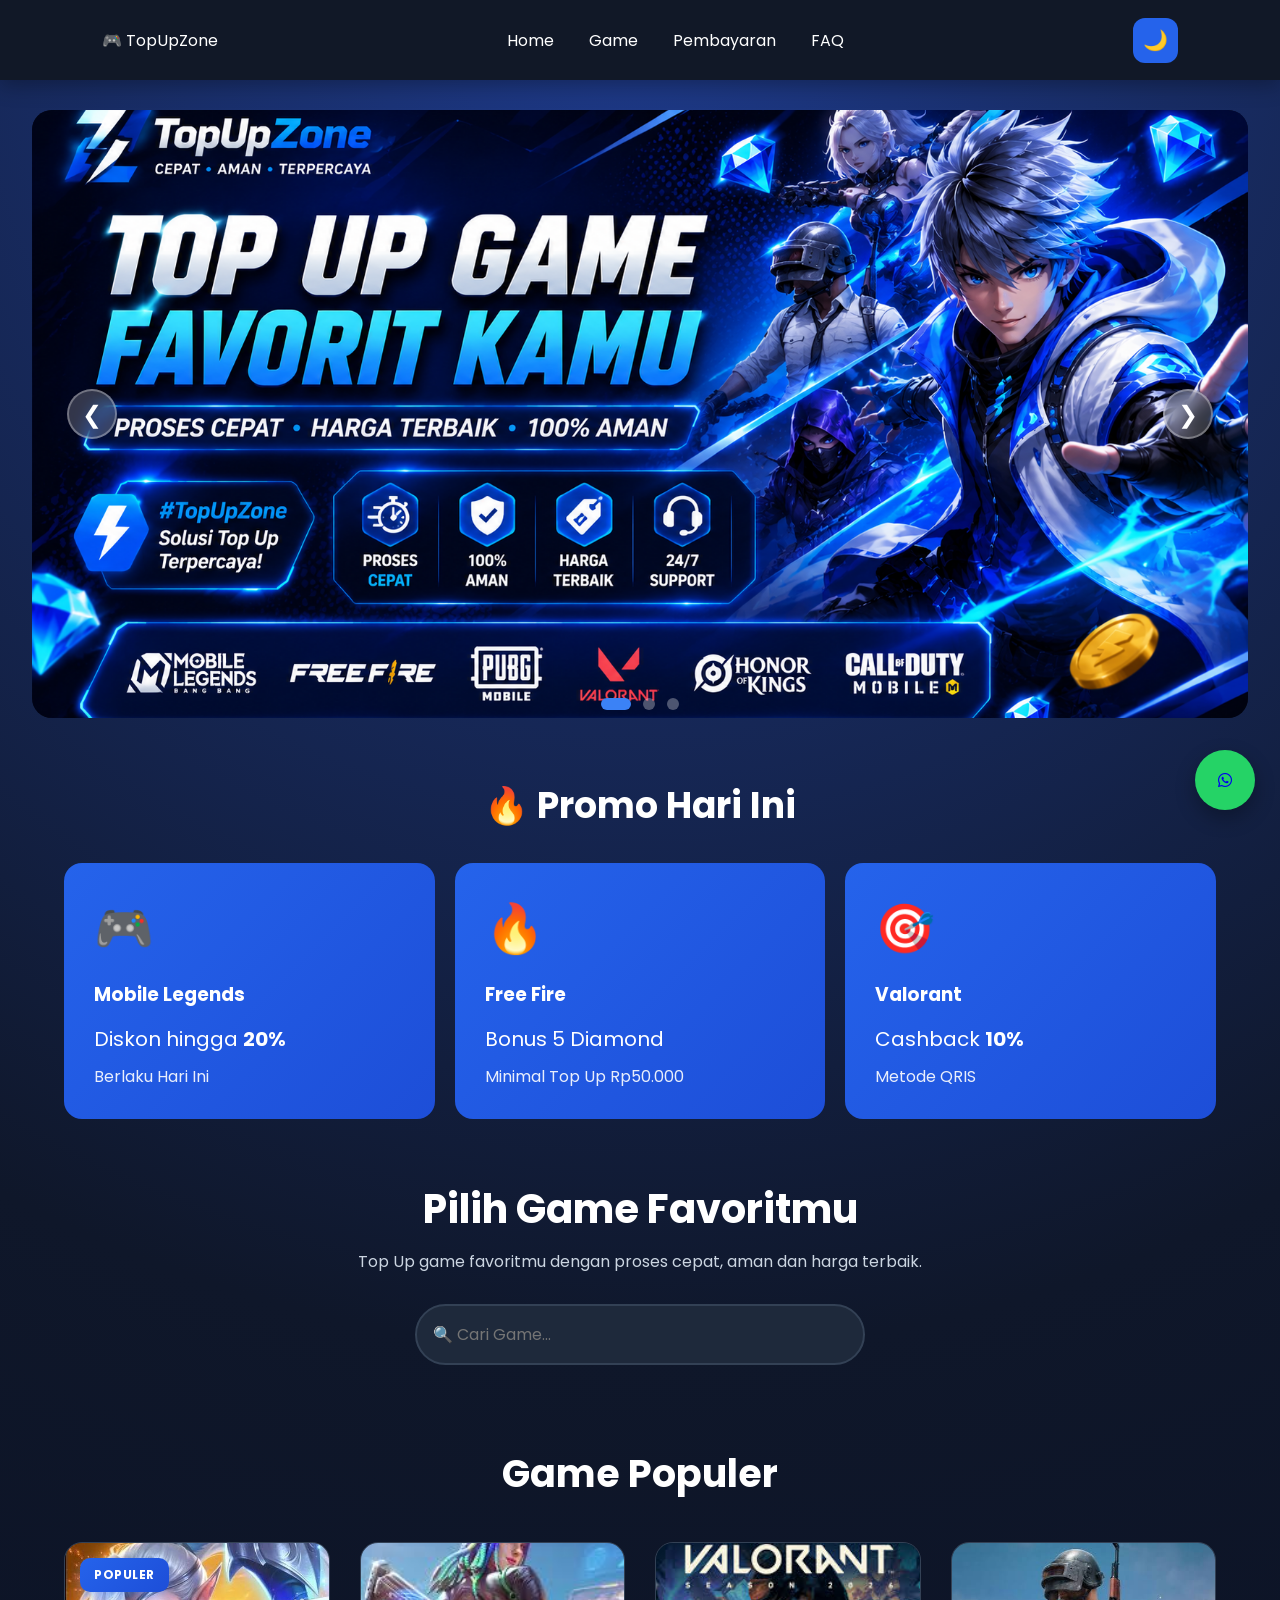
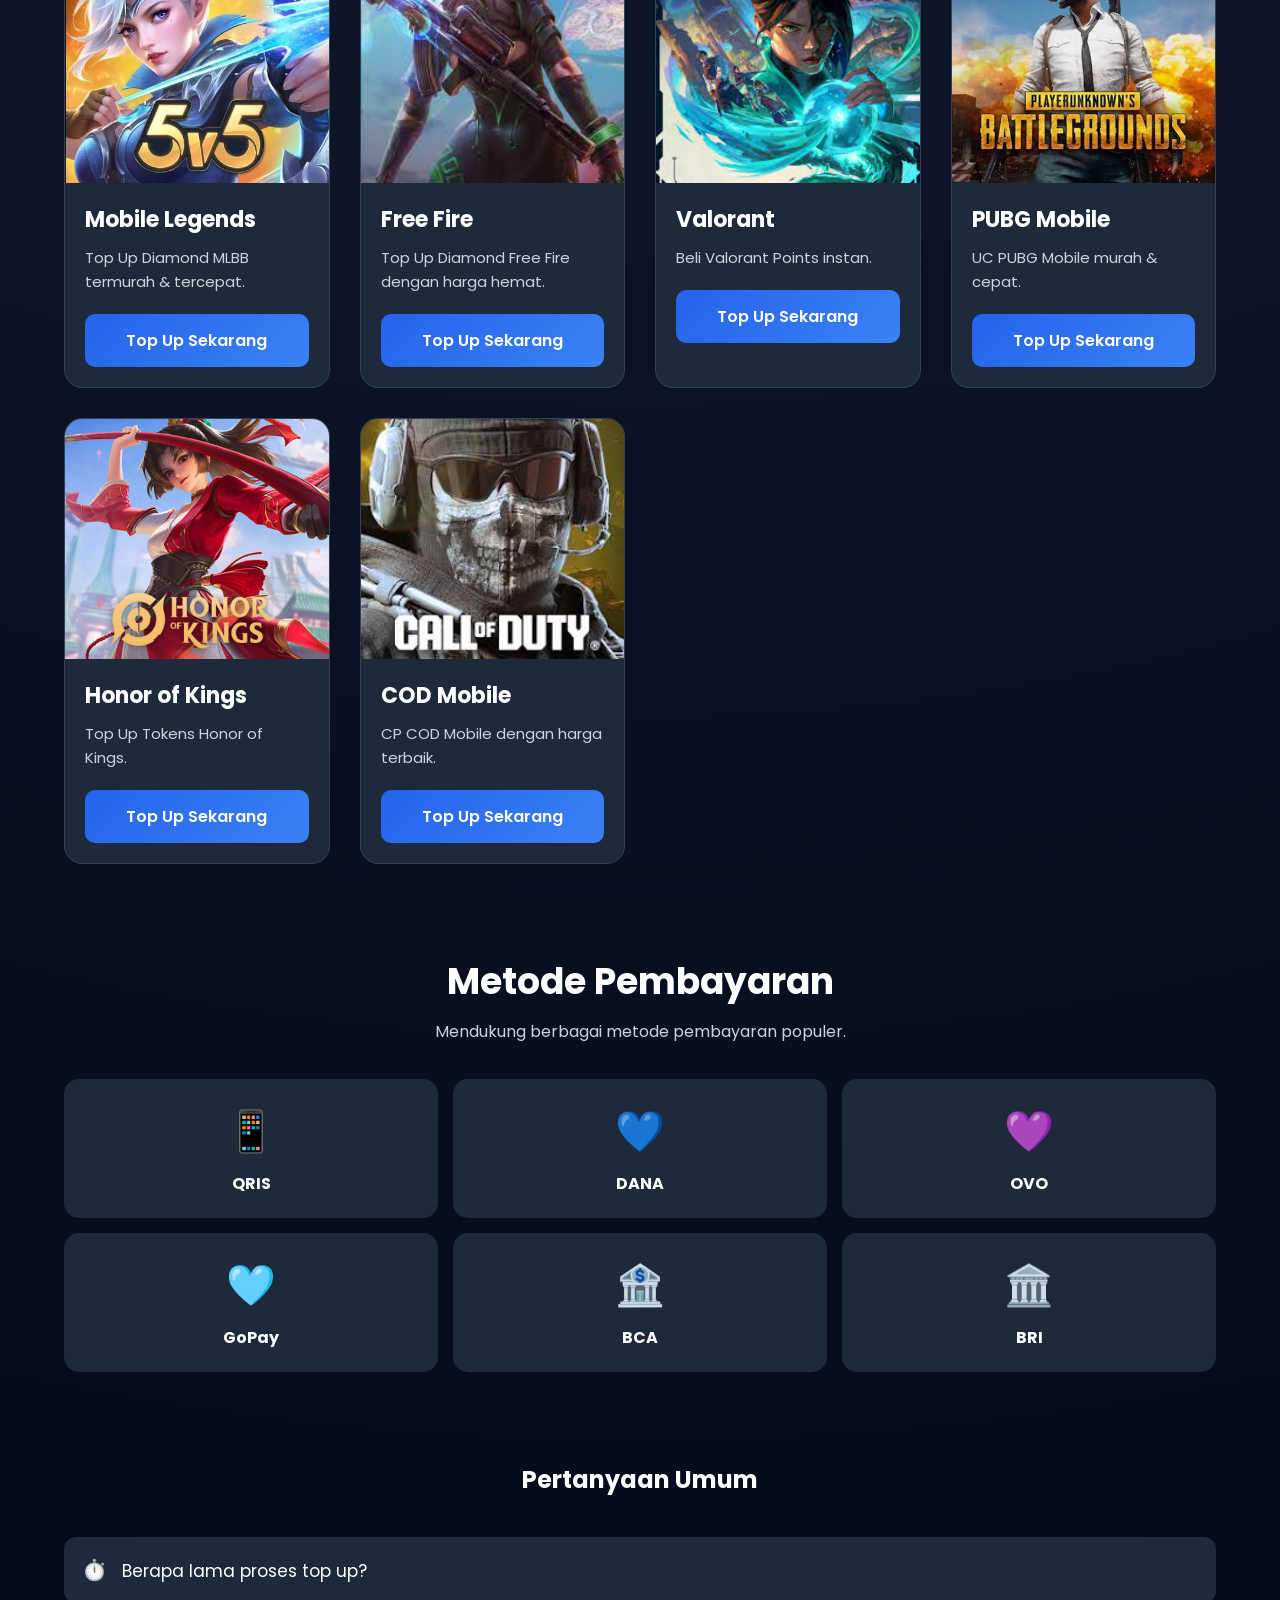
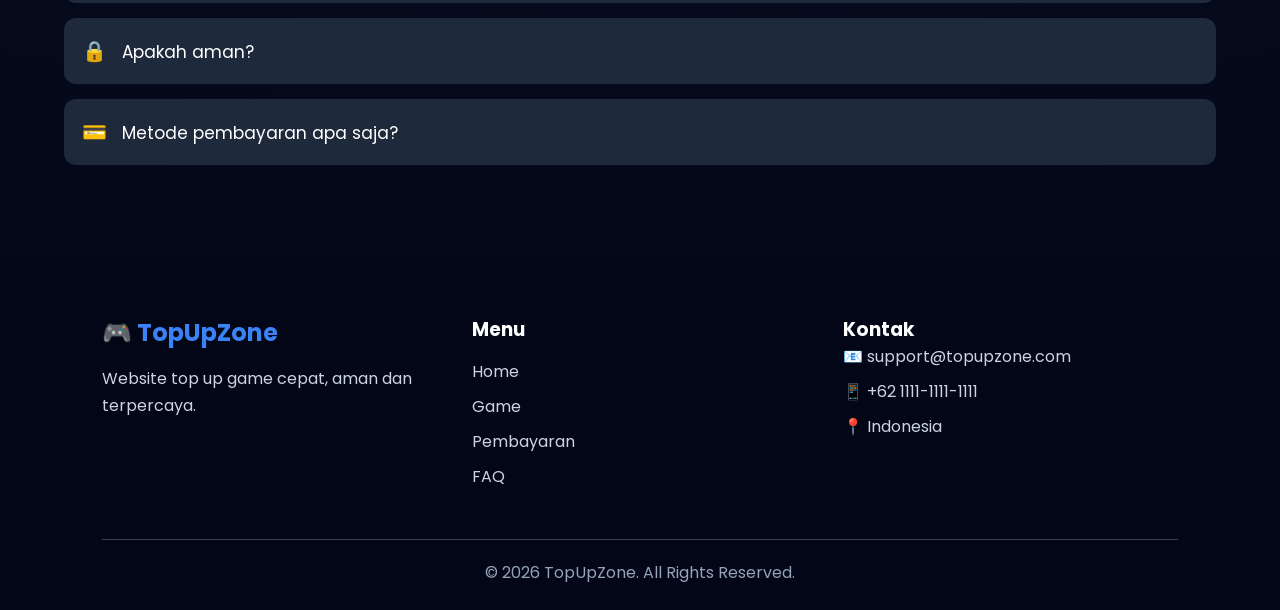
<file: index.html>
<!DOCTYPE html>
<html lang="id">

<head>

    <meta charset="UTF-8">
    <meta name="viewport" content="width=device-width, initial-scale=1.0">

    <title>TopUpZone - Top Up Game Murah & Cepat</title>

    <link rel="stylesheet" href="style.css">

    <link rel="preconnect" href="https://fonts.googleapis.com">

    <link rel="preconnect" href="https://fonts.gstatic.com" crossorigin>

    <link href="https://fonts.googleapis.com/css2?family=Poppins:wght@300;400;500;600;700&display=swap" rel="stylesheet">

    <link rel="stylesheet"
    href="https://cdnjs.cloudflare.com/ajax/libs/font-awesome/6.7.2/css/all.min.css">

</head>

<body>

<!-- ================= LOADER ================= -->

<div id="loader">

    <div class="loader-box">

        <div class="loader-circle"></div>

        <h2>Loading...</h2>

        <p>Mohon tunggu sebentar</p>

    </div>

</div>

<!-- ================= NAVBAR ================= -->

<nav>

    <div class="logo">

        <a href="index.html" style="text-decoration: none; color: inherit;">🎮 Top<span>UpZone</span></a>

    </div>

    <ul id="navMenu" class="nav-menu">

        <li><a href="#" class="nav-link active">Home</a></li>

        <li><a href="#game" class="nav-link">Game</a></li>

        <li><a href="#payment" class="nav-link">Pembayaran</a></li>

        <li><a href="#faq" class="nav-link">FAQ</a></li>

    </ul>

    <div class="nav-right">

        <button id="darkModeBtn" class="dark-btn">

            🌙

        </button>

        <button id="hamburger" class="hamburger">

            <span></span>
            <span></span>
            <span></span>

        </button>

    </div>

</nav>

<!-- ================= SLIDER ================= -->

<section class="slider">

    <div class="slide fade">

        <img src="assets/banner1.png">

    </div>

    <div class="slide fade">

        <img src="assets/banner2.png">

    </div>

    <div class="slide fade">

        <img src="assets/banner3.png">

    </div>

    <div class="slider-controls">

        <button onclick="changeSlide(-1)" class="slider-btn prev">❮</button>

        <button onclick="changeSlide(1)" class="slider-btn next">❯</button>

    </div>

    <div class="slider-dots">

        <span class="dot" onclick="currentSlide(1)"></span>

        <span class="dot" onclick="currentSlide(2)"></span>

        <span class="dot" onclick="currentSlide(3)"></span>

    </div>

</section>

<!-- ================= PROMO ================= -->

<section class="promo fade-up" id="promo">

    <h2>🔥 Promo Hari Ini</h2>

    <div class="promo-grid">

        <div class="promo-card">

            <div class="promo-icon">🎮</div>

            <h3>Mobile Legends</h3>

            <p>Diskon hingga <b>20%</b></p>

            <span>Berlaku Hari Ini</span>

        </div>

        <div class="promo-card">

            <div class="promo-icon">🔥</div>

            <h3>Free Fire</h3>

            <p>Bonus 5 Diamond</p>

            <span>Minimal Top Up Rp50.000</span>

        </div>

        <div class="promo-card">

            <div class="promo-icon">🎯</div>

            <h3>Valorant</h3>

            <p>Cashback <b>10%</b></p>

            <span>Metode QRIS</span>

        </div>

    </div>

</section>

<!-- ================= SEARCH ================= -->

<section class="search-section fade-up">

    <h2>Pilih Game Favoritmu</h2>

    <p>
        Top Up game favoritmu dengan proses cepat,
        aman dan harga terbaik.
    </p>

    <input

    type="text"

    id="searchGame"

    placeholder="🔍 Cari Game..."

    onkeyup="cariGame()">

</section>

<!-- ================= GAME ================= -->

<section class="games fade-up" id="game">

<h2>Game Populer</h2>

<div class="game-grid">
    <!-- Mobile Legends -->

<div class="game-card fade-up" data-game="mobile legends">

    <span class="badge">POPULER</span>

    <img src="assets/ml.png" alt="Mobile Legends">

    <div class="game-info">

        <h3>Mobile Legends</h3>

        <p>Top Up Diamond MLBB termurah & tercepat.</p>

        <a href="ml.html">
            <button class="game-btn">Top Up Sekarang</button>
        </a>

    </div>

</div>

<!-- Free Fire -->

<div class="game-card fade-up" data-game="free fire">

    <img src="assets/ff.png" alt="Free Fire">

    <div class="game-info">

        <h3>Free Fire</h3>

        <p>Top Up Diamond Free Fire dengan harga hemat.</p>

        <a href="ff.html">
            <button class="game-btn">Top Up Sekarang</button>
        </a>

    </div>

</div>

<!-- Valorant -->

<div class="game-card fade-up" data-game="valorant">

    <img src="assets/valorant.png" alt="Valorant">

    <div class="game-info">

        <h3>Valorant</h3>

        <p>Beli Valorant Points instan.</p>

        <a href="valorant.html">
            <button class="game-btn">Top Up Sekarang</button>
        </a>

    </div>

</div>

<!-- PUBG -->

<div class="game-card fade-up" data-game="pubg">

    <img src="assets/pubg.png" alt="PUBG Mobile">

    <div class="game-info">

        <h3>PUBG Mobile</h3>

        <p>UC PUBG Mobile murah & cepat.</p>

        <a href="pubg.html">
            <button class="game-btn">Top Up Sekarang</button>
        </a>

    </div>

</div>

<!-- Honor of Kings -->

<div class="game-card fade-up" data-game="honor of kings">

    <img src="assets/hok.png" alt="Honor of Kings">

    <div class="game-info">

        <h3>Honor of Kings</h3>

        <p>Top Up Tokens Honor of Kings.</p>

        <a href="hok.html">
            <button class="game-btn">Top Up Sekarang</button>
        </a>

    </div>

</div>

<!-- COD Mobile -->

<div class="game-card fade-up" data-game="call of duty mobile">

    <img src="assets/codm.png" alt="COD Mobile">

    <div class="game-info">

        <h3>COD Mobile</h3>

        <p>CP COD Mobile dengan harga terbaik.</p>

        <a href="codm.html">
            <button class="game-btn">Top Up Sekarang</button>
        </a>

    </div>

</div>

</div>

</section>
<!-- ================= PAYMENT ================= -->

<section class="payment-section fade-up" id="payment">

    <h2>Metode Pembayaran</h2>

    <p>Mendukung berbagai metode pembayaran populer.</p>

    <div class="payment-grid">

    <div class="payment-card" data-payment="QRIS">
        <span class="payment-icon">📱</span>
        <h3>QRIS</h3>
    </div>

    <div class="payment-card" data-payment="DANA">
        <span class="payment-icon">💙</span>
        <h3>DANA</h3>
    </div>

    <div class="payment-card" data-payment="OVO">
        <span class="payment-icon">💜</span>
        <h3>OVO</h3>
    </div>

    <div class="payment-card" data-payment="GoPay">
        <span class="payment-icon">🩵</span>
        <h3>GoPay</h3>
    </div>

    <div class="payment-card" data-payment="BCA">
        <span class="payment-icon">🏦</span>
        <h3>BCA</h3>
    </div>

    <div class="payment-card" data-payment="BRI">
        <span class="payment-icon">🏛️</span>
        <h3>BRI</h3>
    </div>

</div>

</section>



<!-- ================= FAQ ================= -->

<section class="faq fade-up" id="faq">

    <h2>Pertanyaan Umum</h2>

    <div class="faq-item">

        <button class="faq-question">

            <span class="faq-icon">⏱️</span> Berapa lama proses top up?

        </button>

        <div class="faq-answer">

            <p>

                Biasanya kurang dari 1 menit setelah pembayaran berhasil.

            </p>

        </div>

    </div>

    <div class="faq-item">

        <button class="faq-question">

            <span class="faq-icon">🔒</span> Apakah aman?

        </button>

        <div class="faq-answer">

            <p>

                Ya. Data akun tidak disimpan dan transaksi dilakukan dengan aman.

            </p>

        </div>

    </div>

    <div class="faq-item">

        <button class="faq-question">

            <span class="faq-icon">💳</span> Metode pembayaran apa saja?

        </button>

        <div class="faq-answer">

            <p>

                QRIS, DANA, OVO, GoPay, ShopeePay, BCA, BRI dan Mandiri.

            </p>

        </div>

    </div>

</section>
<!-- ================= FOOTER ================= -->

<footer>

    <div class="footer-container">

        <div class="footer-logo">

            <h2>🎮 TopUpZone</h2>

            <p>

                Website top up game cepat,
                aman dan terpercaya.

            </p>

        </div>

        <div class="footer-menu">

            <h3>Menu</h3>

            <a href="#">Home</a>
            <a href="#game">Game</a>
            <a href="#payment">Pembayaran</a>
            <a href="#faq">FAQ</a>

        </div>

        <div class="footer-contact">

            <h3>Kontak</h3>

            <p>📧 support@topupzone.com</p>

            <p>📱 +62 1111-1111-1111</p>

            <p>📍 Indonesia</p>

        </div>

    </div>

    <hr>

    <p class="copyright">

        © 2026 TopUpZone. All Rights Reserved.

    </p>

</footer>

<!-- ================= FLOATING WHATSAPP ================= -->

<a

href="https://wa.me/6211111111"

target="_blank"

class="whatsapp">

<i class="fa-brands fa-whatsapp"></i>

</a>

<!-- ================= BACK TO TOP ================= -->

<button

id="backToTop"

onclick="scrollToTop()">

<i class="fa-solid fa-arrow-up"></i>

</button>

<script src="script.js"></script>

</body>

</html>
</file>
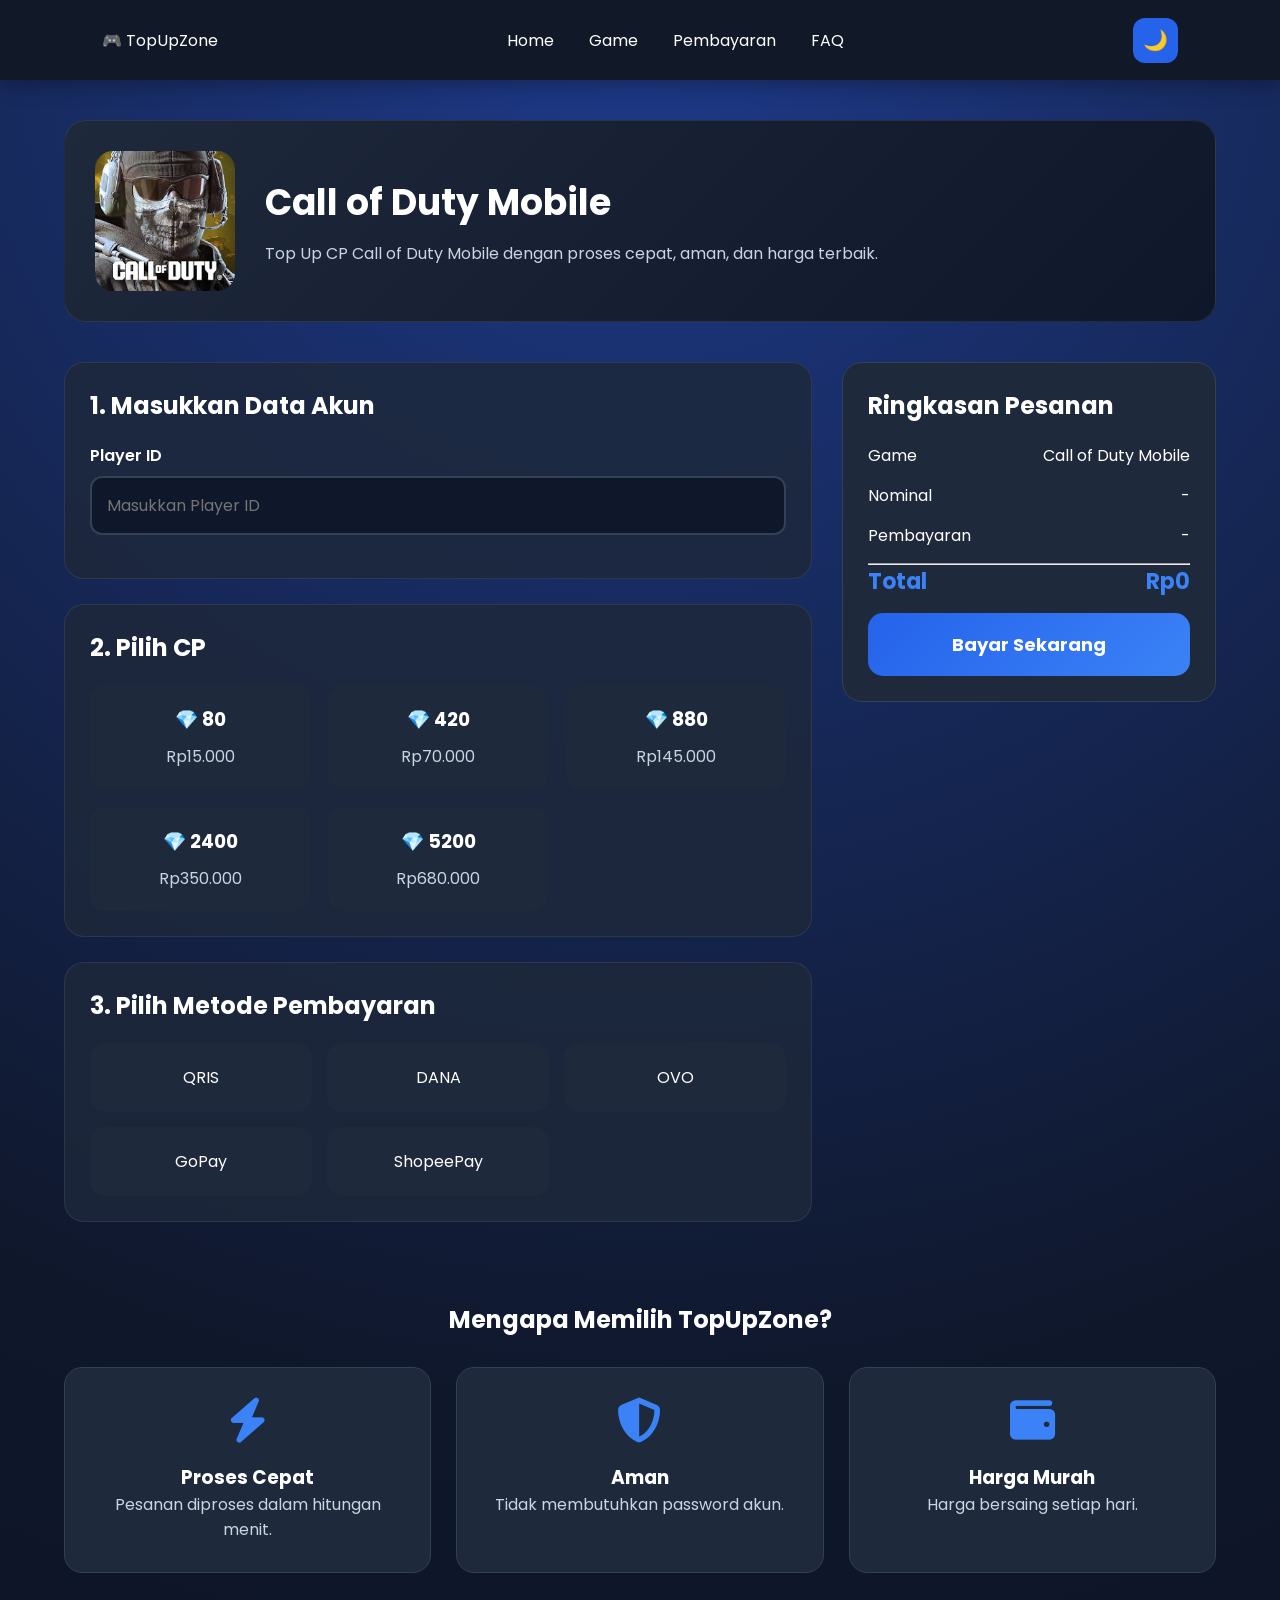
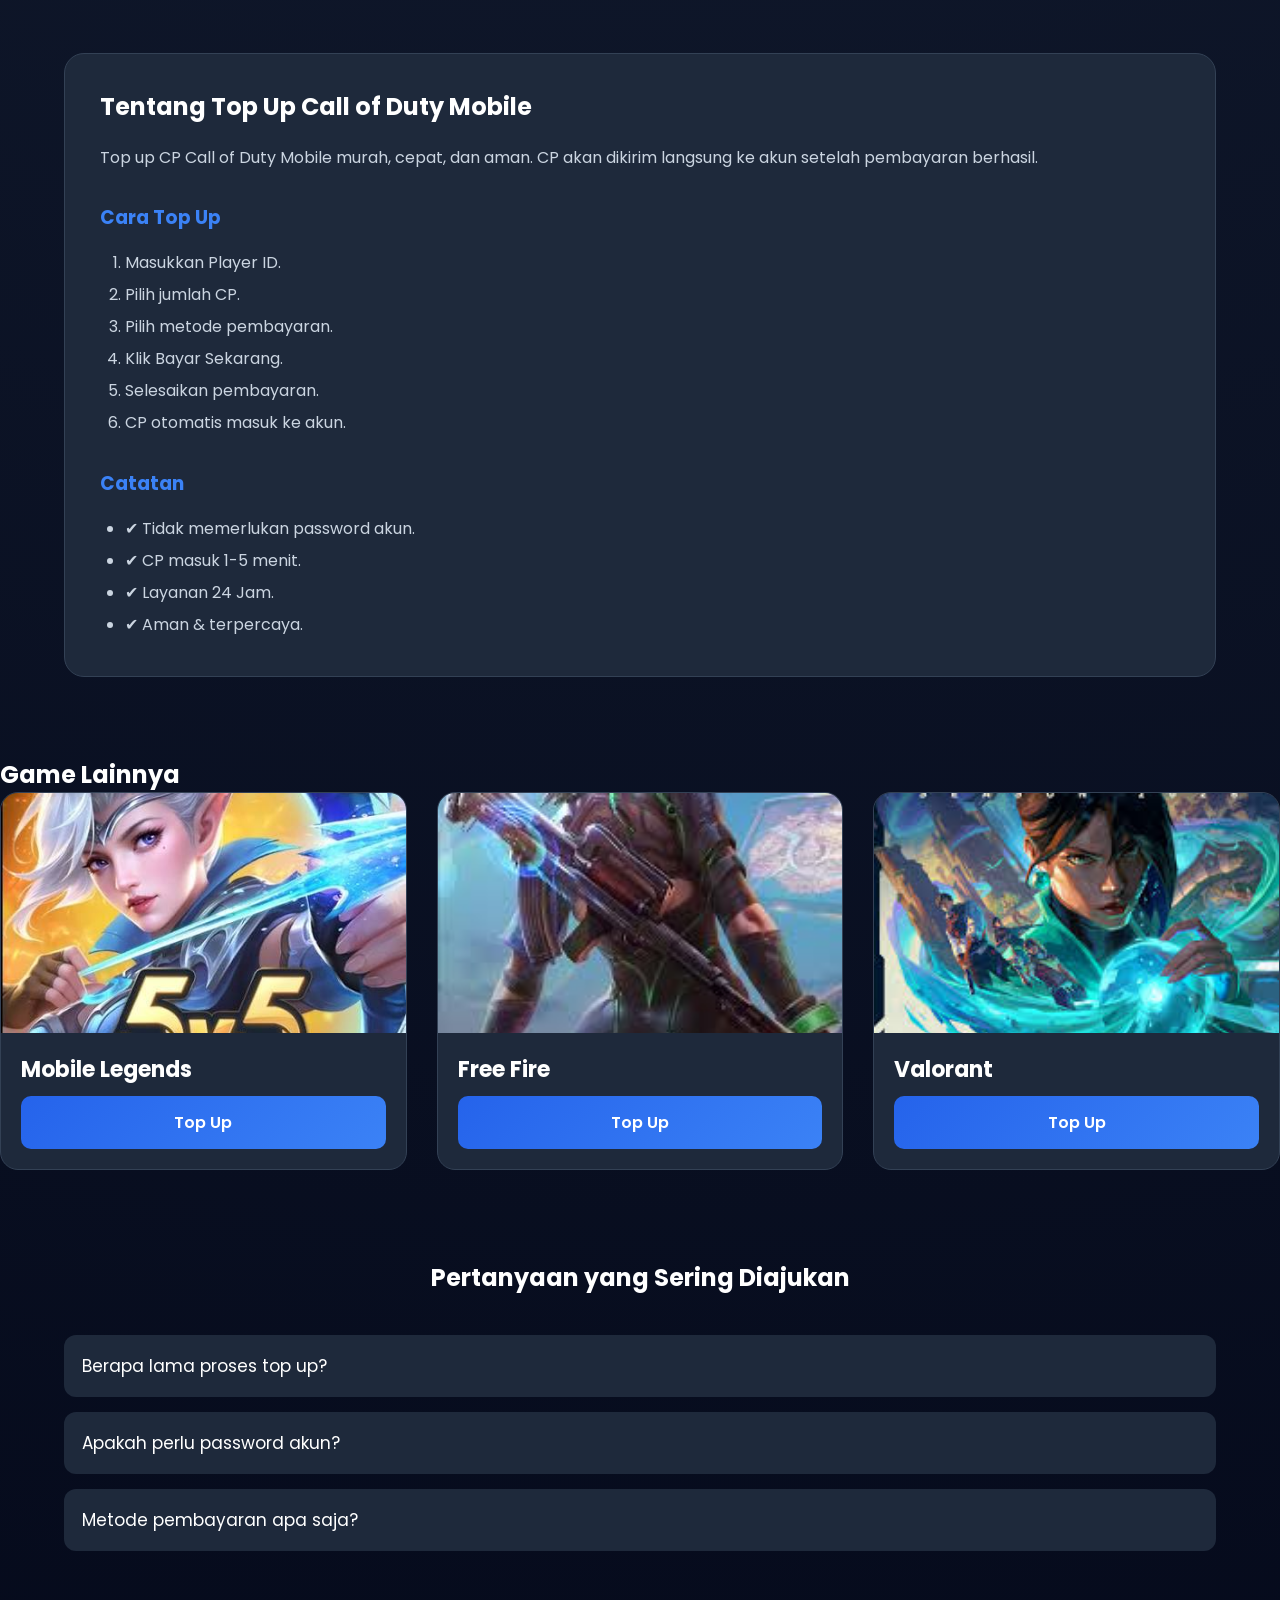
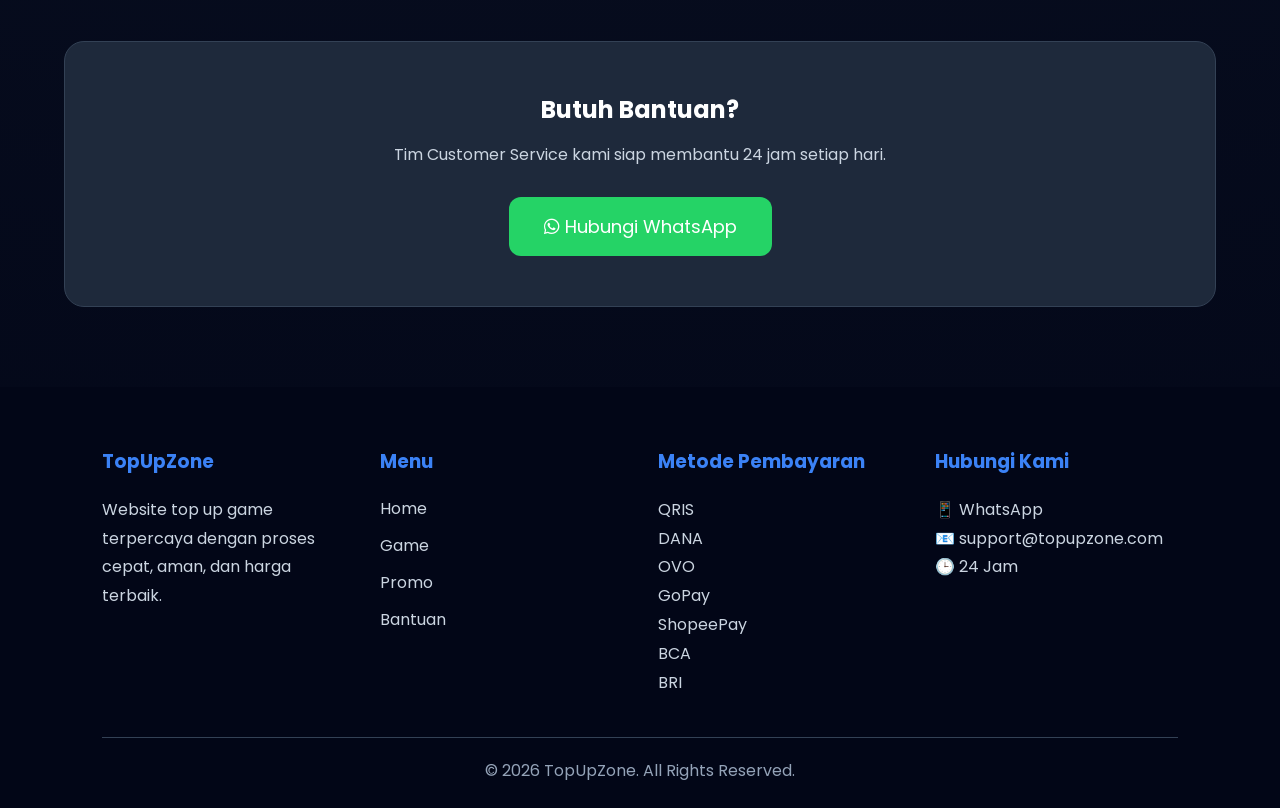
<file: codm.html>
<!DOCTYPE html>
<html lang="id">

<head>

    <meta charset="UTF-8">
    <meta name="viewport" content="width=device-width, initial-scale=1.0">

    <title>Top Up Call of Duty Mobile</title>

    <link rel="stylesheet" href="style.css">
    <link rel="preconnect" href="https://fonts.googleapis.com">
    <link rel="preconnect" href="https://fonts.gstatic.com" crossorigin>
    <link href="https://fonts.googleapis.com/css2?family=Poppins:wght@300;400;500;600;700&display=swap" rel="stylesheet">
    <link rel="stylesheet" href="https://cdnjs.cloudflare.com/ajax/libs/font-awesome/6.7.2/css/all.min.css">

</head>

<body>

<nav>

    <div class="logo">

        <a href="index.html" style="text-decoration: none; color: inherit;">🎮 TopUpZone</a>

    </div>

    <ul id="navMenu" class="nav-menu">

        <li><a href="index.html" class="nav-link">Home</a></li>

        <li><a href="index.html#game" class="nav-link">Game</a></li>

        <li><a href="index.html#payment" class="nav-link">Pembayaran</a></li>

        <li><a href="index.html#faq" class="nav-link">FAQ</a></li>

    </ul>

    <div class="nav-right">

        <button id="darkModeBtn" class="dark-btn">

            🌙

        </button>

        <button id="hamburger" class="hamburger">

            <span></span>
            <span></span>
            <span></span>

        </button>

    </div>

</nav>

<section class="game-header fade-up">

    <img src="assets/codm.png" alt="Call of Duty Mobile">

    <div>

        <h1>Call of Duty Mobile</h1>

        <p>
            Top Up CP Call of Duty Mobile dengan proses cepat, aman, dan harga terbaik.
        </p>

    </div>

</section>



<section class="topup-container fade-up">

    <div class="left">

        <div class="box">

            <h2>1. Masukkan Data Akun</h2>

            <div class="form-group">

                <label>Player ID</label>
                <input type="text" placeholder="Masukkan Player ID">

            </div>

        </div>

        <div class="box">

            <h2>2. Pilih CP</h2>

            <div class="nominal-grid">

                <div class="nominal-card" data-name="80 CP" data-price="Rp15.000">
                    <h3>💎 80</h3>
                    <p>Rp15.000</p>
                </div>

                <div class="nominal-card" data-name="420 CP" data-price="Rp70.000">
                    <h3>💎 420</h3>
                    <p>Rp70.000</p>
                </div>

                <div class="nominal-card" data-name="880 CP" data-price="Rp145.000">
                    <h3>💎 880</h3>
                    <p>Rp145.000</p>
                </div>

                <div class="nominal-card" data-name="2400 CP" data-price="Rp350.000">
                    <h3>💎 2400</h3>
                    <p>Rp350.000</p>
                </div>

                <div class="nominal-card" data-name="5200 CP" data-price="Rp680.000">
                    <h3>💎 5200</h3>
                    <p>Rp680.000</p>
                </div>

            </div>

        </div>

        <div class="box">

            <h2>3. Pilih Metode Pembayaran</h2>

            <div class="payment-grid">

                <div class="payment-card" data-payment="QRIS">
                   
                    <p>QRIS</p>
                </div>

                <div class="payment-card" data-payment="DANA">
               
                    <p>DANA</p>
                </div>

                <div class="payment-card" data-payment="OVO">
                  
                    <p>OVO</p>
                </div>

                <div class="payment-card" data-payment="GoPay">
                    
                    <p>GoPay</p>
                </div>

                <div class="payment-card" data-payment="ShopeePay">
                   
                    <p>ShopeePay</p>
                </div>

            </div>

        </div>

    </div>

    <div class="right">

        <div class="summary">

            <h2>Ringkasan Pesanan</h2>

            <div class="summary-item">
                <span>Game</span>
                <span>Call of Duty Mobile</span>
            </div>

            <div class="summary-item">
                <span>Nominal</span>
                <span id="summaryNominal">-</span>
            </div>

            <div class="summary-item">
                <span>Pembayaran</span>
                <span id="summaryPayment">-</span>
            </div>

            <hr>

            <div class="summary-item total">
                <span>Total</span>
                <span id="summaryPrice">Rp0</span>
            </div>

            <button class="buy-btn" onclick="checkout()">
                Bayar Sekarang
            </button>

        </div>

    </div>

</section>

<section class="feature fade-up">

    <h2>Mengapa Memilih TopUpZone?</h2>

    <div class="feature-grid">

        <div class="feature-card">
            <i class="fa-solid fa-bolt"></i>
            <h3>Proses Cepat</h3>
            <p>Pesanan diproses dalam hitungan menit.</p>
        </div>

        <div class="feature-card">
            <i class="fa-solid fa-shield-halved"></i>
            <h3>Aman</h3>
            <p>Tidak membutuhkan password akun.</p>
        </div>

        <div class="feature-card">
            <i class="fa-solid fa-wallet"></i>
            <h3>Harga Murah</h3>
            <p>Harga bersaing setiap hari.</p>
        </div>

    </div>

</section>

<section class="information fade-up">

    <h2>Tentang Top Up Call of Duty Mobile</h2>

    <p>
        Top up CP Call of Duty Mobile murah, cepat, dan aman. CP akan dikirim langsung ke akun setelah pembayaran berhasil.
    </p>

    <h3>Cara Top Up</h3>

    <ol>
        <li>Masukkan Player ID.</li>
        <li>Pilih jumlah CP.</li>
        <li>Pilih metode pembayaran.</li>
        <li>Klik Bayar Sekarang.</li>
        <li>Selesaikan pembayaran.</li>
        <li>CP otomatis masuk ke akun.</li>
    </ol>

    <h3>Catatan</h3>

    <ul>
        <li>✔ Tidak memerlukan password akun.</li>
        <li>✔ CP masuk 1-5 menit.</li>
        <li>✔ Layanan 24 Jam.</li>
        <li>✔ Aman & terpercaya.</li>
    </ul>

</section>

<section class="related-games">

    <h2>Game Lainnya</h2>

    <div class="game-grid">

        <div class="game-card">
            <img src="assets/ml.png" alt="Mobile Legends">
            <div class="game-info"><h3>Mobile Legends</h3><a href="ml.html"><button class="game-btn">Top Up</button></a></div>
        </div>

        <div class="game-card">
            <img src="assets/ff.png" alt="Free Fire">
            <div class="game-info"><h3>Free Fire</h3><a href="ff.html"><button class="game-btn">Top Up</button></a></div>
        </div>

        <div class="game-card">
            <img src="assets/valorant.png" alt="Valorant">
            <div class="game-info"><h3>Valorant</h3><a href="valorant.html"><button class="game-btn">Top Up</button></a></div>
        </div>

    </div>

</section>

<section class="faq fade-up" id="faq">

    <h2>Pertanyaan yang Sering Diajukan</h2>

    <div class="faq-item">
        <button class="faq-question">Berapa lama proses top up?</button>
        <div class="faq-answer"><p>CP biasanya masuk dalam waktu 1-5 menit setelah pembayaran berhasil.</p></div>
    </div>

    <div class="faq-item">
        <button class="faq-question">Apakah perlu password akun?</button>
        <div class="faq-answer"><p>Tidak. Cukup masukkan Player ID.</p></div>
    </div>

    <div class="faq-item">
        <button class="faq-question">Metode pembayaran apa saja?</button>
        <div class="faq-answer"><p>QRIS, DANA, OVO, GoPay, ShopeePay, BCA, BRI dan Mandiri.</p></div>
    </div>

</section>

<section class="support fade-up">

    <h2>Butuh Bantuan?</h2>
    <p>Tim Customer Service kami siap membantu 24 jam setiap hari.</p>
    <a href="https://wa.me/6211111111" target="_blank"><button class="support-btn"><i class="fa-brands fa-whatsapp"></i> Hubungi WhatsApp</button></a>

</section>

<footer>

    <div class="footer-container">

        <div class="footer-box"><h3>TopUpZone</h3><p>Website top up game terpercaya dengan proses cepat, aman, dan harga terbaik.</p></div>
        <div class="footer-box"><h3>Menu</h3><a href="index.html">Home</a><a href="#">Game</a><a href="#promo">Promo</a><a href="#faq">Bantuan</a></div>
        <div class="footer-box"><h3>Metode Pembayaran</h3><p>QRIS</p><p>DANA</p><p>OVO</p><p>GoPay</p><p>ShopeePay</p><p>BCA</p><p>BRI</p></div>
        <div class="footer-box"><h3>Hubungi Kami</h3><p>📱 WhatsApp</p><p>📧 support@topupzone.com</p><p>🕒 24 Jam</p></div>

    </div>

    <hr>
    <p class="copyright">© 2026 TopUpZone. All Rights Reserved.</p>

</footer>

<script src="script.js"></script>

</body>
</html>
</file>
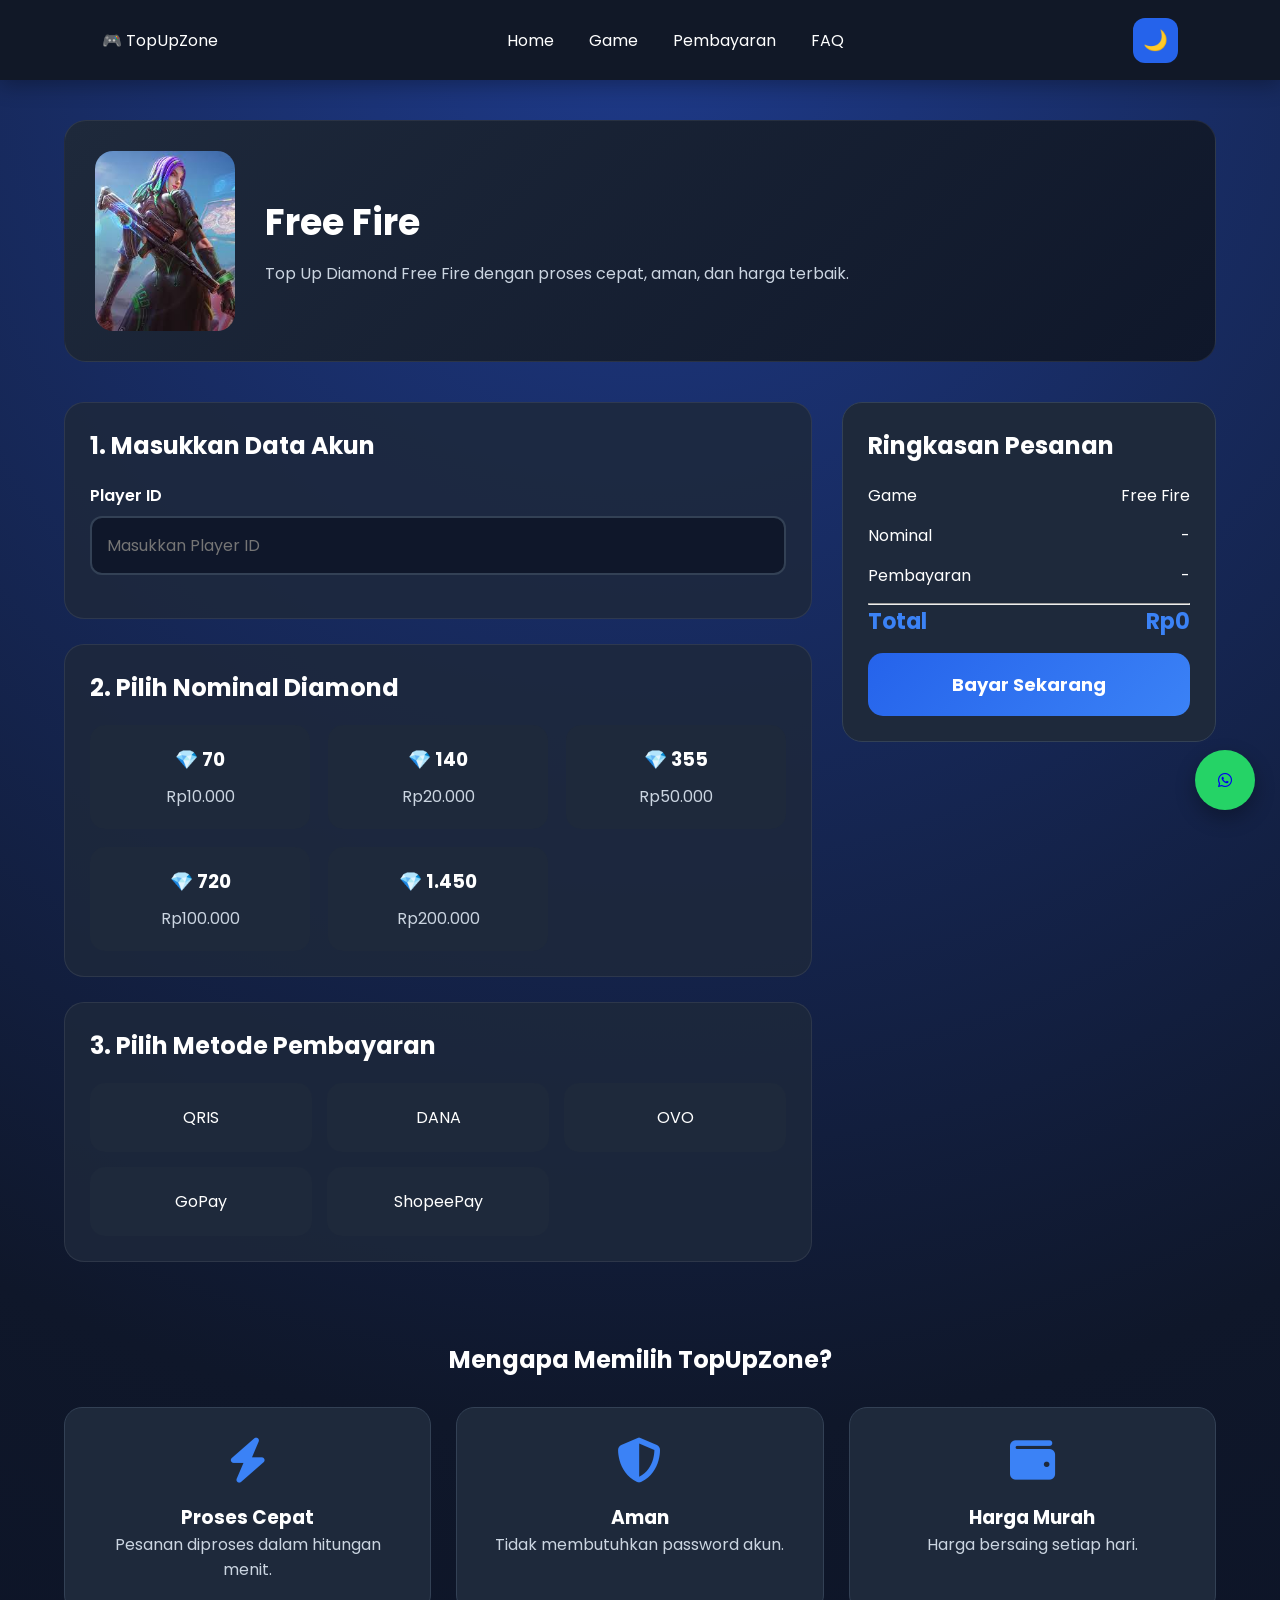
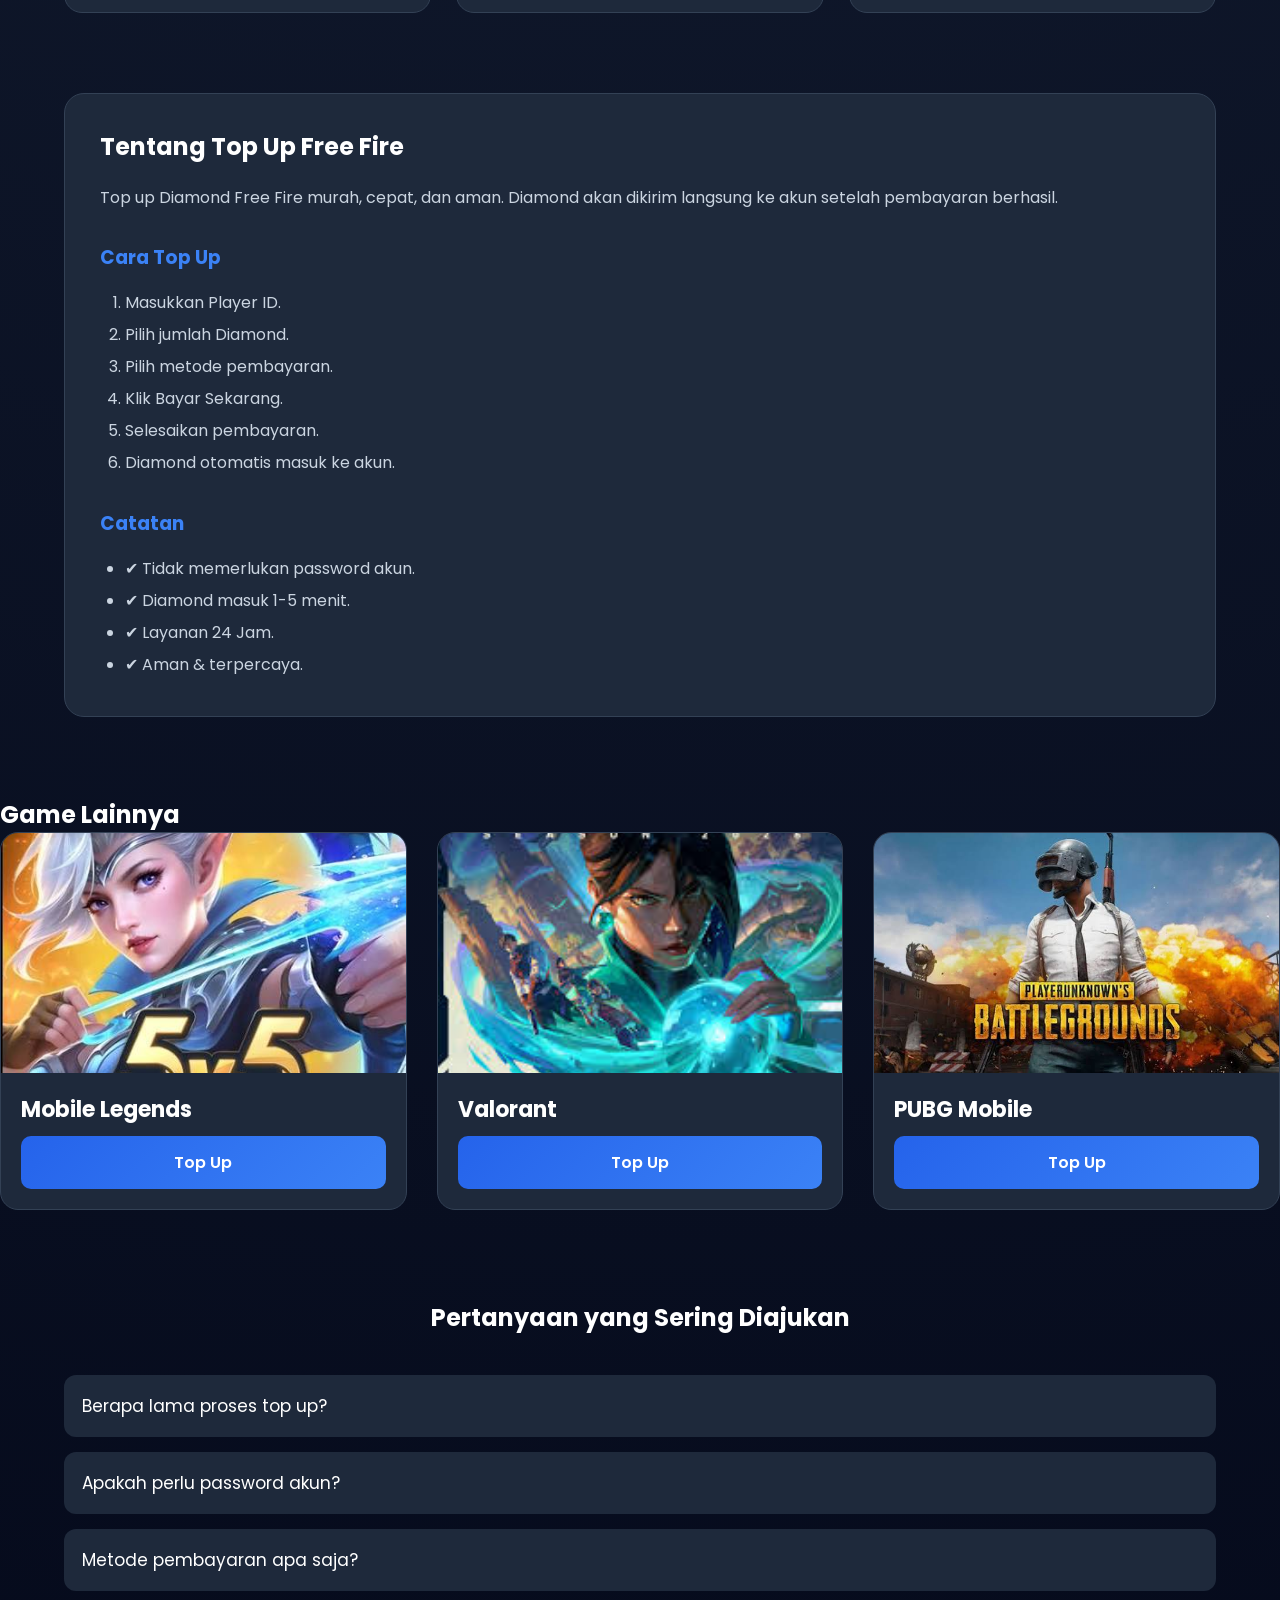
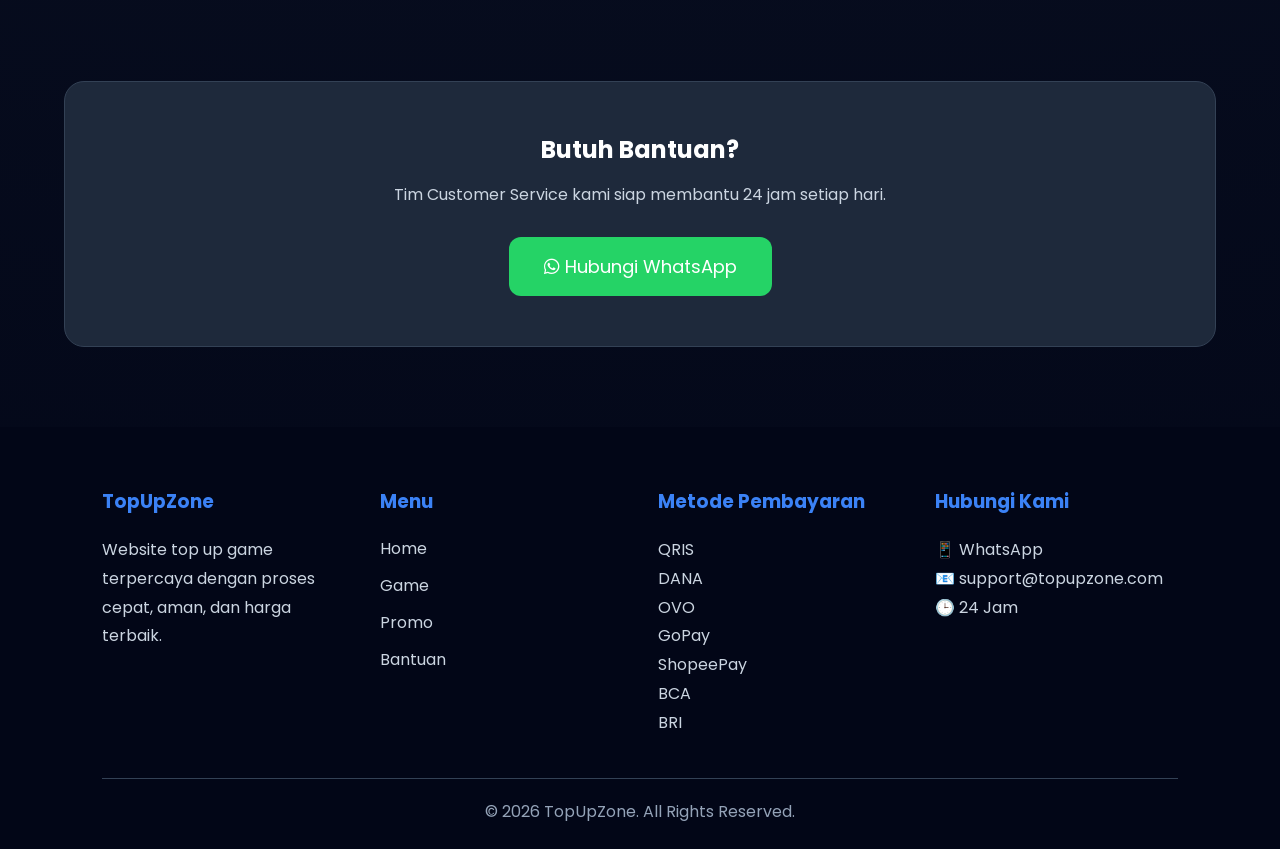
<file: ff.html>
<!DOCTYPE html>
<html lang="id">

<head>

    <meta charset="UTF-8">
    <meta name="viewport" content="width=device-width, initial-scale=1.0">

    <title>Top Up Free Fire</title>

    <link rel="stylesheet" href="style.css">
    <link rel="preconnect" href="https://fonts.googleapis.com">
    <link rel="preconnect" href="https://fonts.gstatic.com" crossorigin>
    <link href="https://fonts.googleapis.com/css2?family=Poppins:wght@300;400;500;600;700&display=swap" rel="stylesheet">
    <link rel="stylesheet" href="https://cdnjs.cloudflare.com/ajax/libs/font-awesome/6.7.2/css/all.min.css">

</head>

<body>

<nav>

    <div class="logo">

        <a href="index.html" style="text-decoration: none; color: inherit;">🎮 TopUpZone</a>

    </div>

    <ul id="navMenu" class="nav-menu">

        <li><a href="index.html" class="nav-link">Home</a></li>

        <li><a href="index.html#game" class="nav-link">Game</a></li>

        <li><a href="index.html#payment" class="nav-link">Pembayaran</a></li>

        <li><a href="index.html#faq" class="nav-link">FAQ</a></li>

    </ul>

    <div class="nav-right">

        

        <button id="darkModeBtn" class="dark-btn">

            🌙

        </button>

        <button id="hamburger" class="hamburger">

            <span></span>
            <span></span>
            <span></span>

        </button>

    </div>

</nav>

<section class="game-header fade-up">

    <img src="assets/ff.png" alt="Free Fire">

    <div>

        <h1>Free Fire</h1>

        <p>
            Top Up Diamond Free Fire dengan proses cepat, aman, dan harga terbaik.
        </p>

    </div>

</section>



<!-- ================= INPUT USER ================= -->

<section class="topup-container fade-up">

    <div class="left">

        <div class="box">

            <h2>1. Masukkan Data Akun</h2>

            <div class="form-group">

                <label>Player ID</label>
                <input type="text" placeholder="Masukkan Player ID">

            </div>

        </div>

        <!-- ================= PILIH NOMINAL ================= -->

        <div class="box">

            <h2>2. Pilih Nominal Diamond</h2>

            <div class="nominal-grid">

                <div class="nominal-card" data-name="70 Diamond" data-price="Rp10.000">
                    <h3>💎 70</h3>
                    <p>Rp10.000</p>
                </div>

                <div class="nominal-card" data-name="140 Diamond" data-price="Rp20.000">
                    <h3>💎 140</h3>
                    <p>Rp20.000</p>
                </div>

                <div class="nominal-card" data-name="355 Diamond" data-price="Rp50.000">
                    <h3>💎 355</h3>
                    <p>Rp50.000</p>
                </div>

                <div class="nominal-card" data-name="720 Diamond" data-price="Rp100.000">
                    <h3>💎 720</h3>
                    <p>Rp100.000</p>
                </div>

                <div class="nominal-card" data-name="1.450 Diamond" data-price="Rp200.000">
                    <h3>💎 1.450</h3>
                    <p>Rp200.000</p>
                </div>

            </div>

        </div>

        <!-- ================= PEMBAYARAN ================= -->

        <div class="box">

            <h2>3. Pilih Metode Pembayaran</h2>

            <div class="payment-grid">

                <div class="payment-card" data-payment="QRIS">
                    
                    <p>QRIS</p>
                </div>

                <div class="payment-card" data-payment="DANA">
                    
                    <p>DANA</p>
                </div>

                <div class="payment-card" data-payment="OVO">
                    
                    <p>OVO</p>
                </div>

                <div class="payment-card" data-payment="GoPay">
                    
                    <p>GoPay</p>
                </div>

                <div class="payment-card" data-payment="ShopeePay">
                   
                    <p>ShopeePay</p>
                </div>

            </div>

        </div>

    </div>

    <!-- ================= RINGKASAN ================= -->

    <div class="right">

        <div class="summary">

            <h2>Ringkasan Pesanan</h2>

            <div class="summary-item">
                <span>Game</span>
                <span>Free Fire</span>
            </div>

            <div class="summary-item">
                <span>Nominal</span>
                <span id="summaryNominal">-</span>
            </div>

            <div class="summary-item">
                <span>Pembayaran</span>
                <span id="summaryPayment">-</span>
            </div>

            <hr>

            <div class="summary-item total">
                <span>Total</span>
                <span id="summaryPrice">Rp0</span>
            </div>

            <button class="buy-btn" onclick="checkout()">
                Bayar Sekarang
            </button>

        </div>

    </div>

</section>

<section class="feature fade-up">

    <h2>Mengapa Memilih TopUpZone?</h2>

    <div class="feature-grid">

        <div class="feature-card">
            <i class="fa-solid fa-bolt"></i>
            <h3>Proses Cepat</h3>
            <p>Pesanan diproses dalam hitungan menit.</p>
        </div>

        <div class="feature-card">
            <i class="fa-solid fa-shield-halved"></i>
            <h3>Aman</h3>
            <p>Tidak membutuhkan password akun.</p>
        </div>

        <div class="feature-card">
            <i class="fa-solid fa-wallet"></i>
            <h3>Harga Murah</h3>
            <p>Harga bersaing setiap hari.</p>
        </div>

    </div>

</section>

<section class="information fade-up">

    <h2>Tentang Top Up Free Fire</h2>

    <p>
        Top up Diamond Free Fire murah, cepat, dan aman. Diamond akan dikirim langsung ke akun setelah pembayaran berhasil.
    </p>

    <h3>Cara Top Up</h3>

    <ol>
        <li>Masukkan Player ID.</li>
        <li>Pilih jumlah Diamond.</li>
        <li>Pilih metode pembayaran.</li>
        <li>Klik Bayar Sekarang.</li>
        <li>Selesaikan pembayaran.</li>
        <li>Diamond otomatis masuk ke akun.</li>
    </ol>

    <h3>Catatan</h3>

    <ul>
        <li>✔ Tidak memerlukan password akun.</li>
        <li>✔ Diamond masuk 1-5 menit.</li>
        <li>✔ Layanan 24 Jam.</li>
        <li>✔ Aman & terpercaya.</li>
    </ul>

</section>

<section class="related-games">

    <h2>Game Lainnya</h2>

    <div class="game-grid">

        <div class="game-card">
            <img src="assets/ml.png" alt="Mobile Legends">
            <div class="game-info">
                <h3>Mobile Legends</h3>
                <a href="ml.html"><button class="game-btn">Top Up</button></a>
            </div>
        </div>

        <div class="game-card">
            <img src="assets/valorant.png" alt="Valorant">
            <div class="game-info">
                <h3>Valorant</h3>
                <a href="valorant.html"><button class="game-btn">Top Up</button></a>
            </div>
        </div>

        <div class="game-card">
            <img src="assets/pubg.png" alt="PUBG Mobile">
            <div class="game-info">
                <h3>PUBG Mobile</h3>
                <a href="pubg.html"><button class="game-btn">Top Up</button></a>
            </div>
        </div>

    </div>

</section>

<section class="faq fade-up" id="faq">

    <h2>Pertanyaan yang Sering Diajukan</h2>

    <div class="faq-item">
        <button class="faq-question">Berapa lama proses top up?</button>
        <div class="faq-answer"><p>Diamond biasanya masuk dalam waktu 1-5 menit setelah pembayaran berhasil.</p></div>
    </div>

    <div class="faq-item">
        <button class="faq-question">Apakah perlu password akun?</button>
        <div class="faq-answer"><p>Tidak. Cukup masukkan Player ID.</p></div>
    </div>

    <div class="faq-item">
        <button class="faq-question">Metode pembayaran apa saja?</button>
        <div class="faq-answer"><p>QRIS, DANA, OVO, GoPay, ShopeePay, BCA, BRI dan Mandiri.</p></div>
    </div>

</section>

<section class="support fade-up">

    <h2>Butuh Bantuan?</h2>
    <p>Tim Customer Service kami siap membantu 24 jam setiap hari.</p>
    <a href="https://wa.me/6211111111" target="_blank">
        <button class="support-btn"><i class="fa-brands fa-whatsapp"></i> Hubungi WhatsApp</button>
    </a>

</section>

<footer>

    <div class="footer-container">

        <div class="footer-box">
            <h3>TopUpZone</h3>
            <p>Website top up game terpercaya dengan proses cepat, aman, dan harga terbaik.</p>
        </div>

        <div class="footer-box">
            <h3>Menu</h3>
            <a href="index.html">Home</a>
            <a href="#">Game</a>
            <a href="#promo">Promo</a>
            <a href="#faq">Bantuan</a>
        </div>

        <div class="footer-box">
            <h3>Metode Pembayaran</h3>
            <p>QRIS</p>
            <p>DANA</p>
            <p>OVO</p>
            <p>GoPay</p>
            <p>ShopeePay</p>
            <p>BCA</p>
            <p>BRI</p>
        </div>

        <div class="footer-box">
            <h3>Hubungi Kami</h3>
            <p>📱 WhatsApp</p>
            <p>📧 support@topupzone.com</p>
            <p>🕒 24 Jam</p>
        </div>

    </div>

    <hr>

    <p class="copyright">© 2026 TopUpZone. All Rights Reserved.</p>

</footer>

<!-- ================= FLOATING WHATSAPP ================= -->

<a href="https://wa.me/6287828163765" target="_blank" class="whatsapp">
    <i class="fa-brands fa-whatsapp"></i>
</a>

<!-- ================= BACK TO TOP ================= -->

<button id="backToTop" onclick="scrollToTop()">
    <i class="fa-solid fa-arrow-up"></i>
</button>

<script src="script.js"></script>

</body>

</html>
</file>
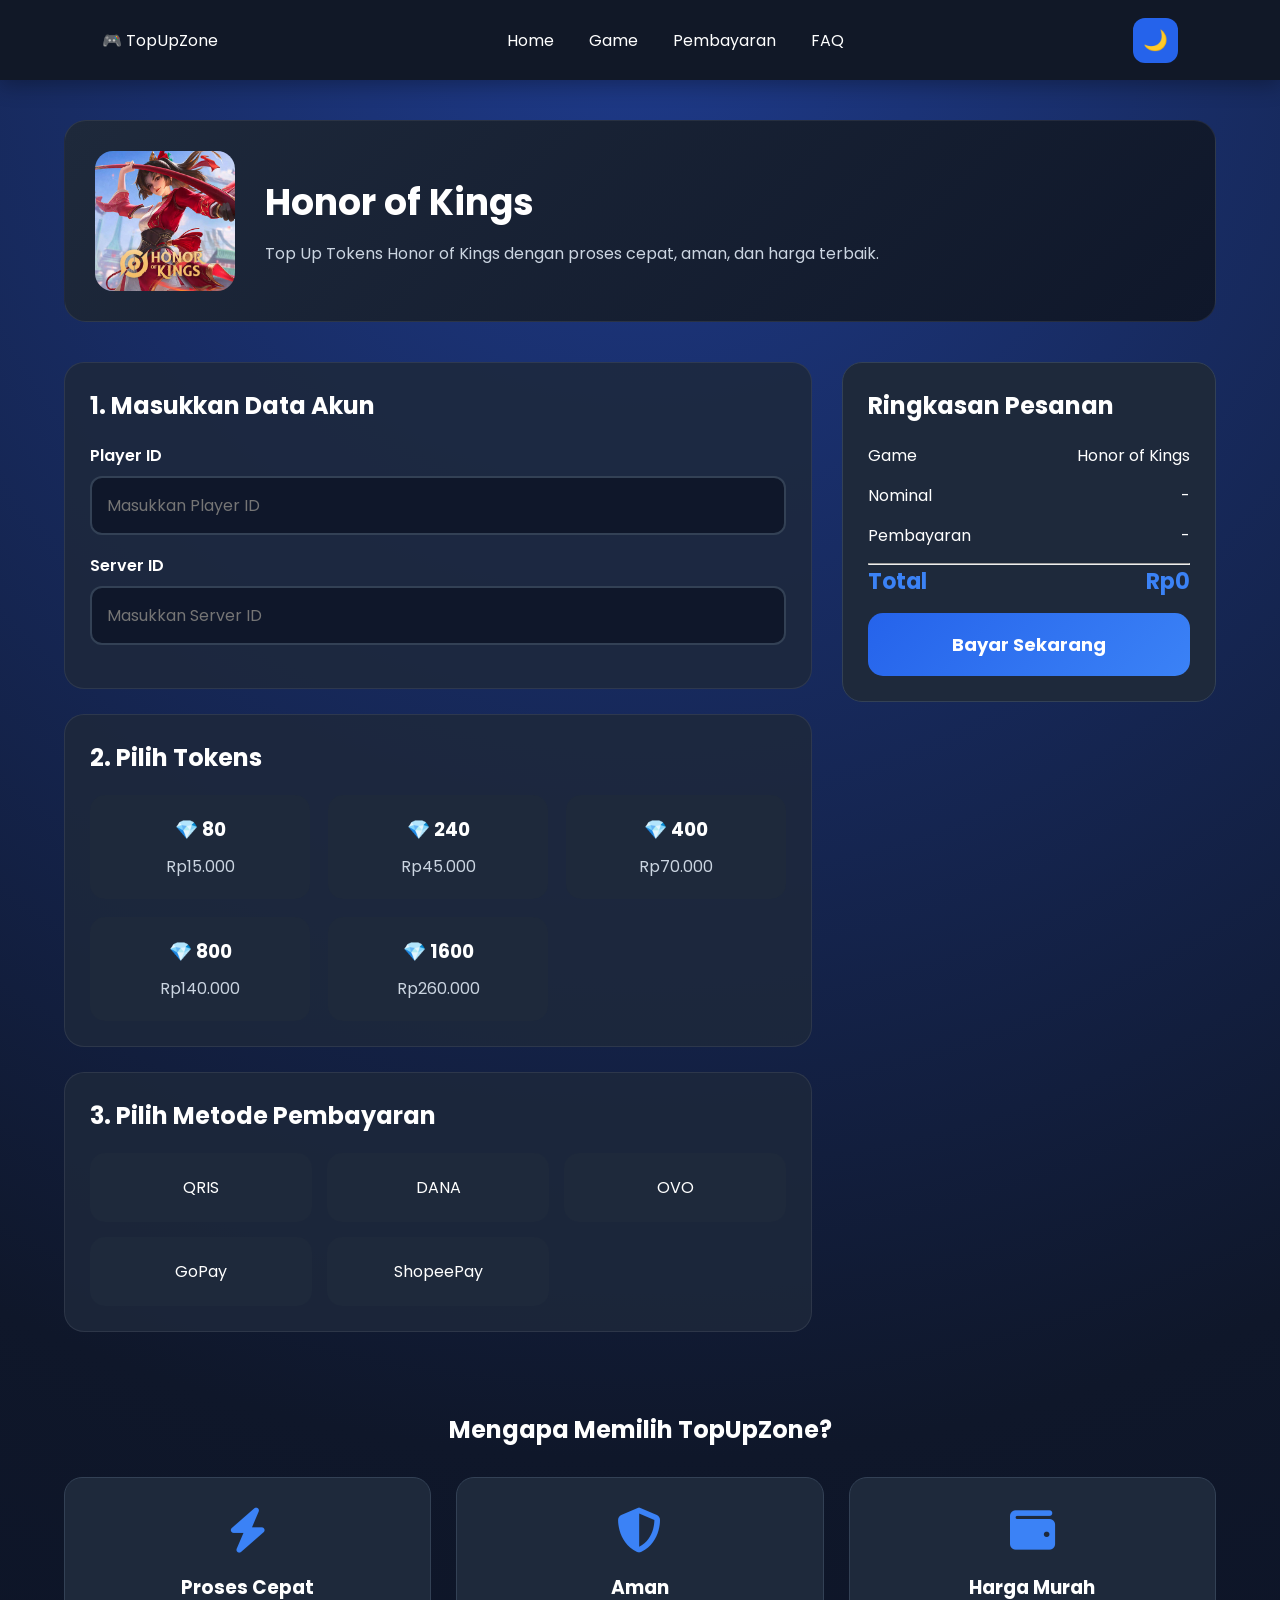
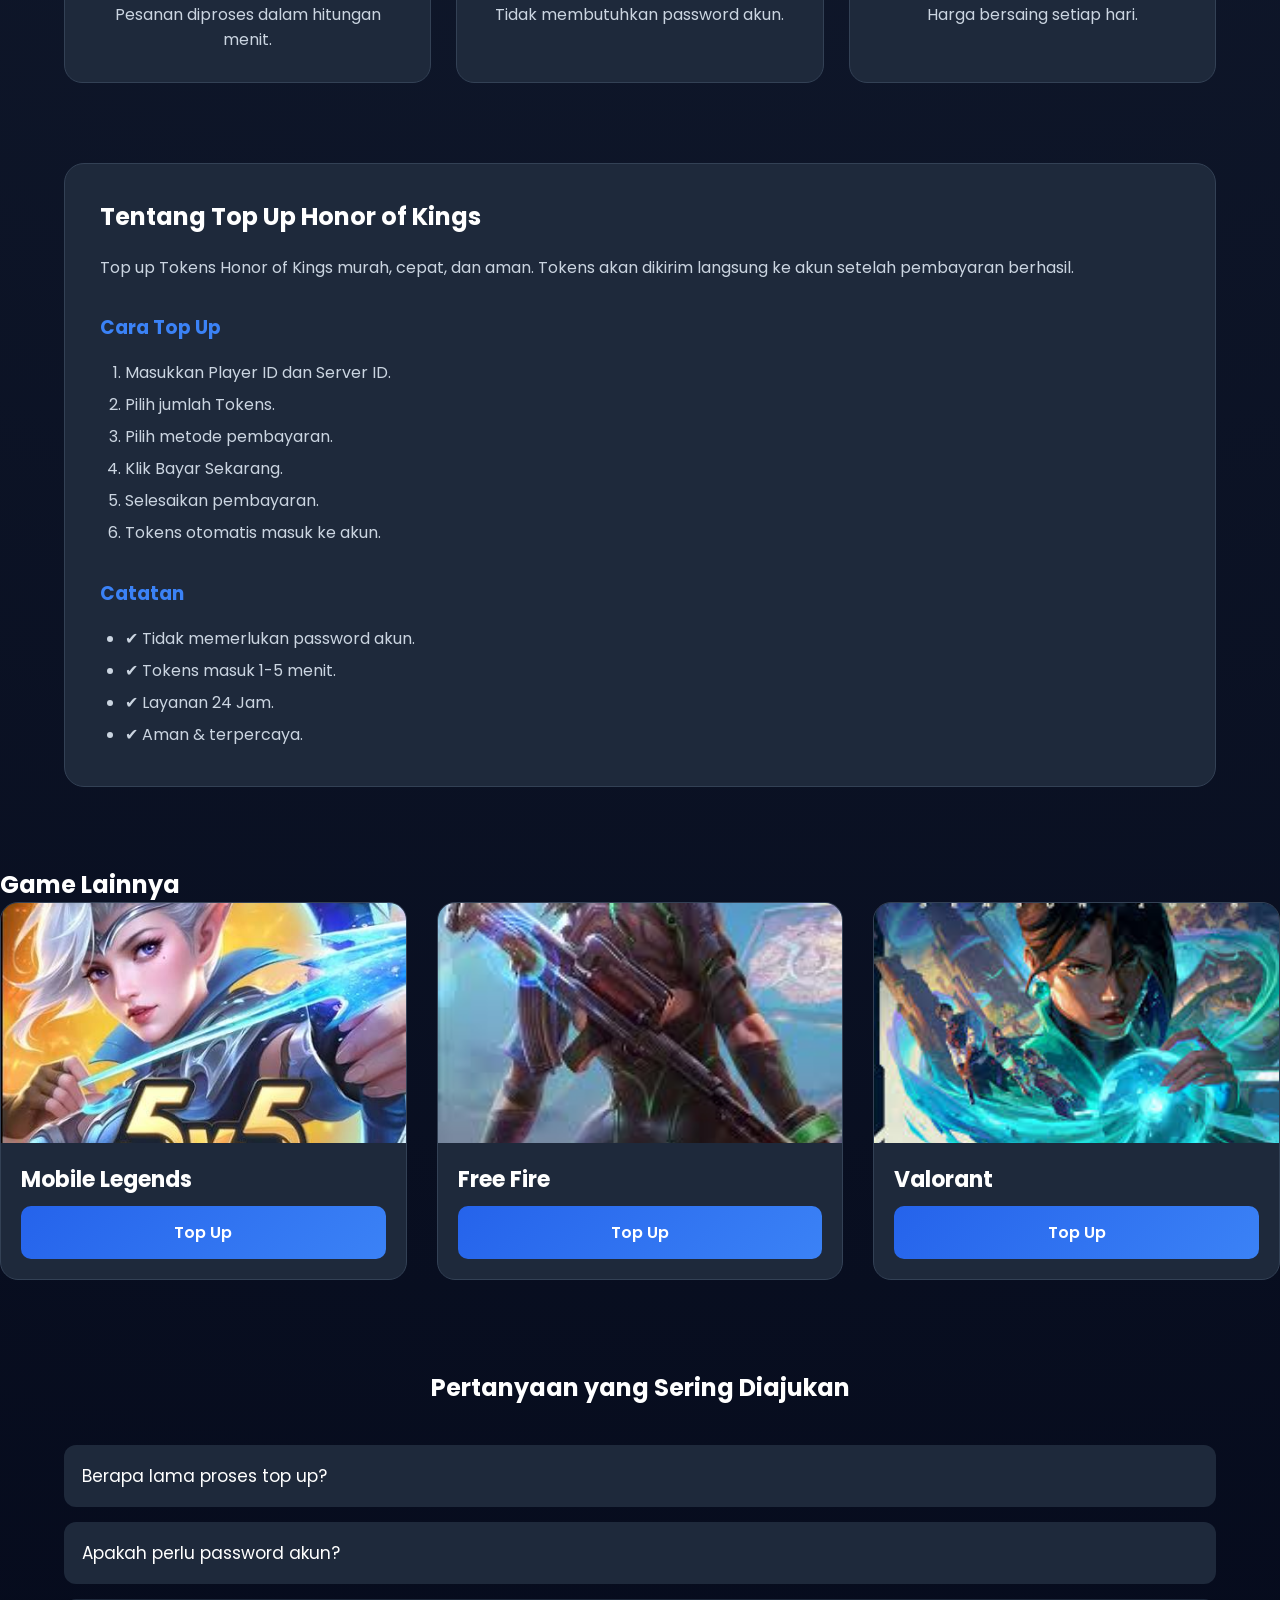
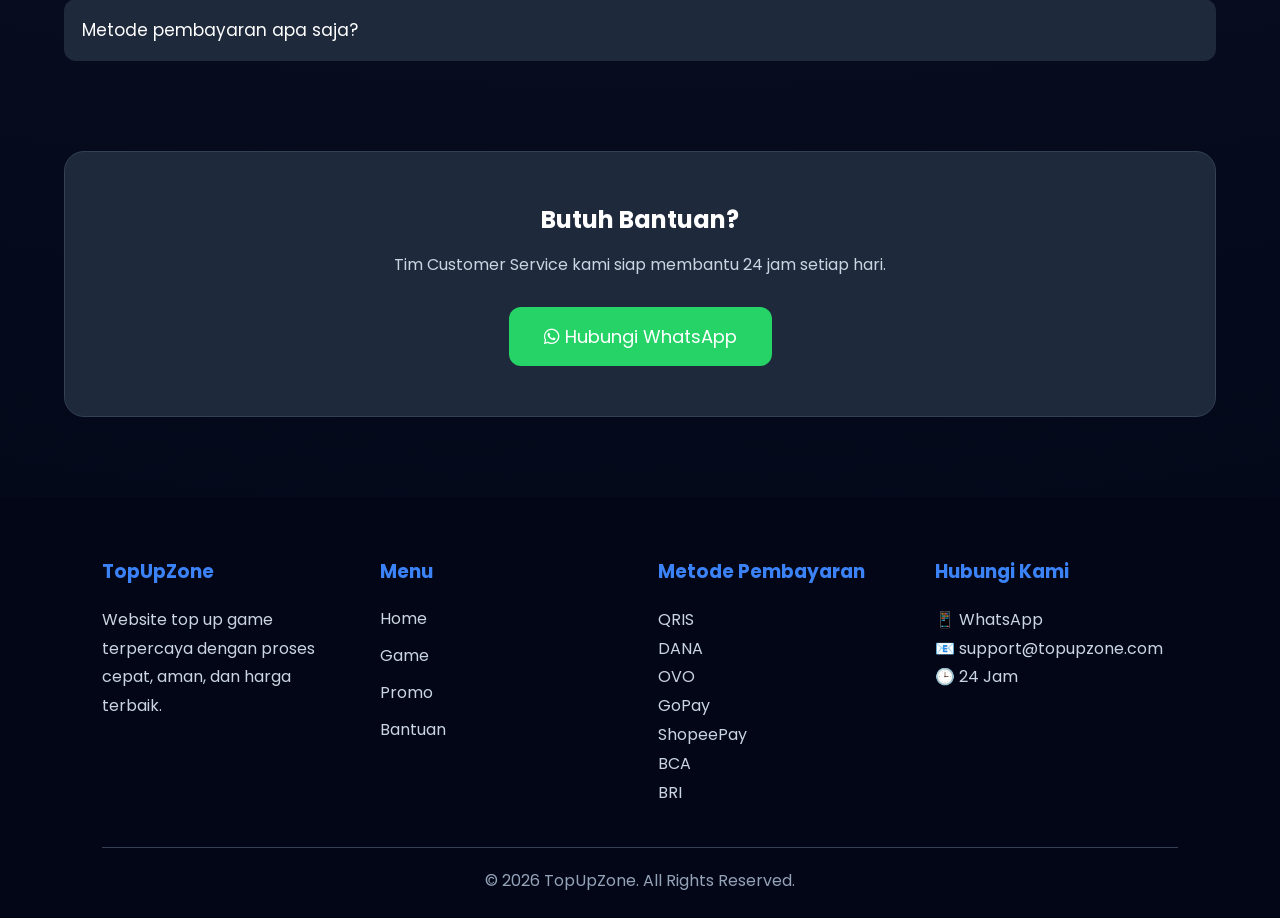
<file: hok.html>
<!DOCTYPE html>
<html lang="id">

<head>

    <meta charset="UTF-8">
    <meta name="viewport" content="width=device-width, initial-scale=1.0">

    <title>Top Up Honor of Kings</title>

    <link rel="stylesheet" href="style.css">
    <link rel="preconnect" href="https://fonts.googleapis.com">
    <link rel="preconnect" href="https://fonts.gstatic.com" crossorigin>
    <link href="https://fonts.googleapis.com/css2?family=Poppins:wght@300;400;500;600;700&display=swap" rel="stylesheet">
    <link rel="stylesheet" href="https://cdnjs.cloudflare.com/ajax/libs/font-awesome/6.7.2/css/all.min.css">

</head>

<body>

<nav>

    <div class="logo">

        <a href="index.html" style="text-decoration: none; color: inherit;">🎮 TopUpZone</a>

    </div>

    <ul id="navMenu" class="nav-menu">

        <li><a href="index.html" class="nav-link">Home</a></li>

        <li><a href="index.html#game" class="nav-link">Game</a></li>

        <li><a href="index.html#payment" class="nav-link">Pembayaran</a></li>

        <li><a href="index.html#faq" class="nav-link">FAQ</a></li>

    </ul>

    <div class="nav-right">

        

        <button id="darkModeBtn" class="dark-btn">

            🌙

        </button>

        <button id="hamburger" class="hamburger">

            <span></span>
            <span></span>
            <span></span>

        </button>

    </div>

</nav>

<section class="game-header fade-up">

    <img src="assets/hok.png" alt="Honor of Kings">

    <div>

        <h1>Honor of Kings</h1>

        <p>
            Top Up Tokens Honor of Kings dengan proses cepat, aman, dan harga terbaik.
        </p>

    </div>

</section>



<section class="topup-container fade-up">

    <div class="left">

        <div class="box">

            <h2>1. Masukkan Data Akun</h2>

            <div class="form-group">

                <label>Player ID</label>
                <input type="text" placeholder="Masukkan Player ID">

            </div>

            <div class="form-group">

                <label>Server ID</label>
                <input type="text" placeholder="Masukkan Server ID">

            </div>

        </div>

        <div class="box">

            <h2>2. Pilih Tokens</h2>

            <div class="nominal-grid">

                <div class="nominal-card" data-name="80 Tokens" data-price="Rp15.000">
                    <h3>💎 80</h3>
                    <p>Rp15.000</p>
                </div>

                <div class="nominal-card" data-name="240 Tokens" data-price="Rp45.000">
                    <h3>💎 240</h3>
                    <p>Rp45.000</p>
                </div>

                <div class="nominal-card" data-name="400 Tokens" data-price="Rp70.000">
                    <h3>💎 400</h3>
                    <p>Rp70.000</p>
                </div>

                <div class="nominal-card" data-name="800 Tokens" data-price="Rp140.000">
                    <h3>💎 800</h3>
                    <p>Rp140.000</p>
                </div>

                <div class="nominal-card" data-name="1600 Tokens" data-price="Rp260.000">
                    <h3>💎 1600</h3>
                    <p>Rp260.000</p>
                </div>

            </div>

        </div>

        <div class="box">

            <h2>3. Pilih Metode Pembayaran</h2>

            <div class="payment-grid">

                <div class="payment-card" data-payment="QRIS">
                    
                    <p>QRIS</p>
                </div>

                <div class="payment-card" data-payment="DANA">
                    
                    <p>DANA</p>
                </div>

                <div class="payment-card" data-payment="OVO">
                   
                    <p>OVO</p>
                </div>

                <div class="payment-card" data-payment="GoPay">
                    
                    <p>GoPay</p>
                </div>

                <div class="payment-card" data-payment="ShopeePay">
                    
                    <p>ShopeePay</p>
                </div>

            </div>

        </div>

    </div>

    <div class="right">

        <div class="summary">

            <h2>Ringkasan Pesanan</h2>

            <div class="summary-item">
                <span>Game</span>
                <span>Honor of Kings</span>
            </div>

            <div class="summary-item">
                <span>Nominal</span>
                <span id="summaryNominal">-</span>
            </div>

            <div class="summary-item">
                <span>Pembayaran</span>
                <span id="summaryPayment">-</span>
            </div>

            <hr>

            <div class="summary-item total">
                <span>Total</span>
                <span id="summaryPrice">Rp0</span>
            </div>

            <button class="buy-btn" onclick="checkout()">
                Bayar Sekarang
            </button>

        </div>

    </div>

</section>

<section class="feature fade-up">

    <h2>Mengapa Memilih TopUpZone?</h2>

    <div class="feature-grid">

        <div class="feature-card">
            <i class="fa-solid fa-bolt"></i>
            <h3>Proses Cepat</h3>
            <p>Pesanan diproses dalam hitungan menit.</p>
        </div>

        <div class="feature-card">
            <i class="fa-solid fa-shield-halved"></i>
            <h3>Aman</h3>
            <p>Tidak membutuhkan password akun.</p>
        </div>

        <div class="feature-card">
            <i class="fa-solid fa-wallet"></i>
            <h3>Harga Murah</h3>
            <p>Harga bersaing setiap hari.</p>
        </div>

    </div>

</section>

<section class="information fade-up">

    <h2>Tentang Top Up Honor of Kings</h2>

    <p>
        Top up Tokens Honor of Kings murah, cepat, dan aman. Tokens akan dikirim langsung ke akun setelah pembayaran berhasil.
    </p>

    <h3>Cara Top Up</h3>

    <ol>
        <li>Masukkan Player ID dan Server ID.</li>
        <li>Pilih jumlah Tokens.</li>
        <li>Pilih metode pembayaran.</li>
        <li>Klik Bayar Sekarang.</li>
        <li>Selesaikan pembayaran.</li>
        <li>Tokens otomatis masuk ke akun.</li>
    </ol>

    <h3>Catatan</h3>

    <ul>
        <li>✔ Tidak memerlukan password akun.</li>
        <li>✔ Tokens masuk 1-5 menit.</li>
        <li>✔ Layanan 24 Jam.</li>
        <li>✔ Aman & terpercaya.</li>
    </ul>

</section>

<section class="related-games">

    <h2>Game Lainnya</h2>

    <div class="game-grid">

        <div class="game-card">
            <img src="assets/ml.png" alt="Mobile Legends">
            <div class="game-info"><h3>Mobile Legends</h3><a href="ml.html"><button class="game-btn">Top Up</button></a></div>
        </div>

        <div class="game-card">
            <img src="assets/ff.png" alt="Free Fire">
            <div class="game-info"><h3>Free Fire</h3><a href="ff.html"><button class="game-btn">Top Up</button></a></div>
        </div>

        <div class="game-card">
            <img src="assets/valorant.png" alt="Valorant">
            <div class="game-info"><h3>Valorant</h3><a href="valorant.html"><button class="game-btn">Top Up</button></a></div>
        </div>

    </div>

</section>

<section class="faq fade-up" id="faq">

    <h2>Pertanyaan yang Sering Diajukan</h2>

    <div class="faq-item">
        <button class="faq-question">Berapa lama proses top up?</button>
        <div class="faq-answer"><p>Tokens biasanya masuk dalam waktu 1-5 menit setelah pembayaran berhasil.</p></div>
    </div>

    <div class="faq-item">
        <button class="faq-question">Apakah perlu password akun?</button>
        <div class="faq-answer"><p>Tidak. Cukup masukkan Player ID dan Server ID.</p></div>
    </div>

    <div class="faq-item">
        <button class="faq-question">Metode pembayaran apa saja?</button>
        <div class="faq-answer"><p>QRIS, DANA, OVO, GoPay, ShopeePay, BCA, BRI dan Mandiri.</p></div>
    </div>

</section>

<section class="support fade-up">

    <h2>Butuh Bantuan?</h2>
    <p>Tim Customer Service kami siap membantu 24 jam setiap hari.</p>
    <a href="https://wa.me/6211111111" target="_blank"><button class="support-btn"><i class="fa-brands fa-whatsapp"></i> Hubungi WhatsApp</button></a>

</section>

<footer>

    <div class="footer-container">

        <div class="footer-box"><h3>TopUpZone</h3><p>Website top up game terpercaya dengan proses cepat, aman, dan harga terbaik.</p></div>
        <div class="footer-box"><h3>Menu</h3><a href="index.html">Home</a><a href="#">Game</a><a href="#promo">Promo</a><a href="#faq">Bantuan</a></div>
        <div class="footer-box"><h3>Metode Pembayaran</h3><p>QRIS</p><p>DANA</p><p>OVO</p><p>GoPay</p><p>ShopeePay</p><p>BCA</p><p>BRI</p></div>
        <div class="footer-box"><h3>Hubungi Kami</h3><p>📱 WhatsApp</p><p>📧 support@topupzone.com</p><p>🕒 24 Jam</p></div>

    </div>

    <hr>
    <p class="copyright">© 2026 TopUpZone. All Rights Reserved.</p>

</footer>

<script src="script.js"></script>

</body>
</html>
</file>
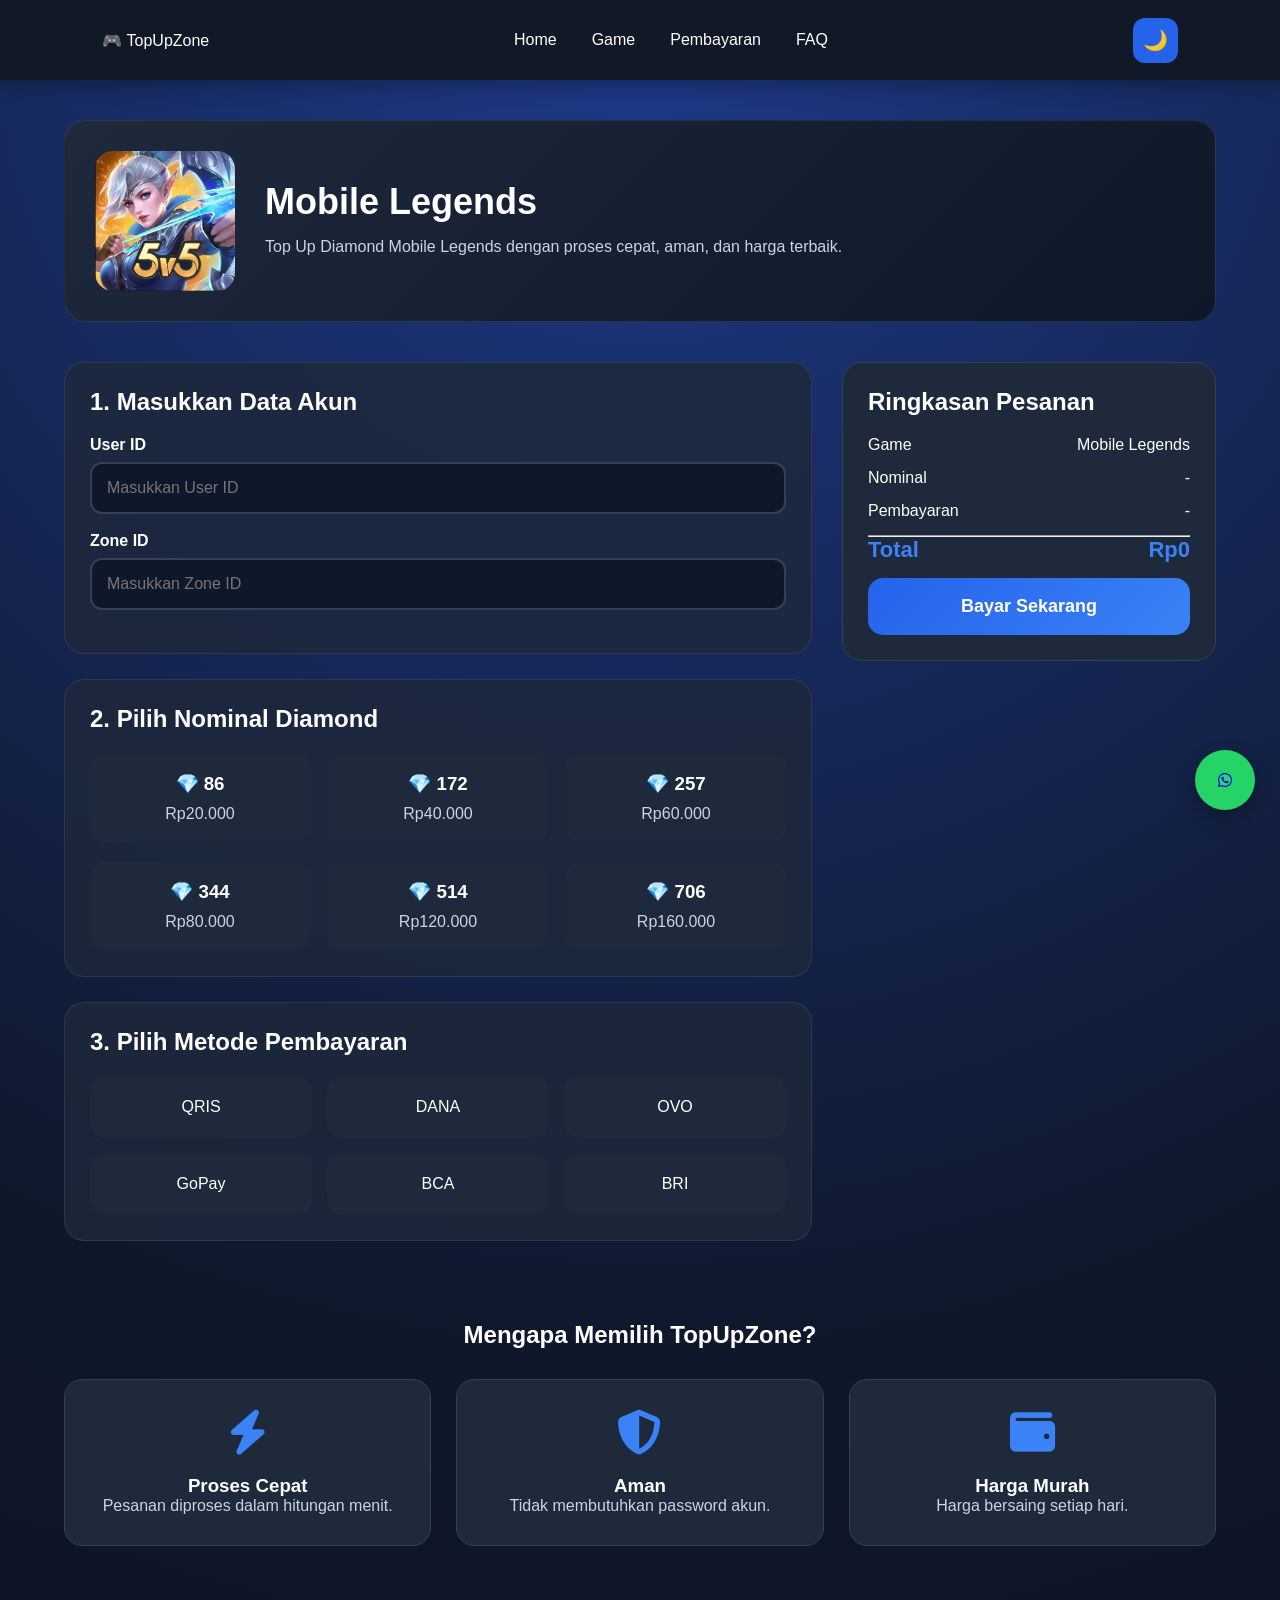
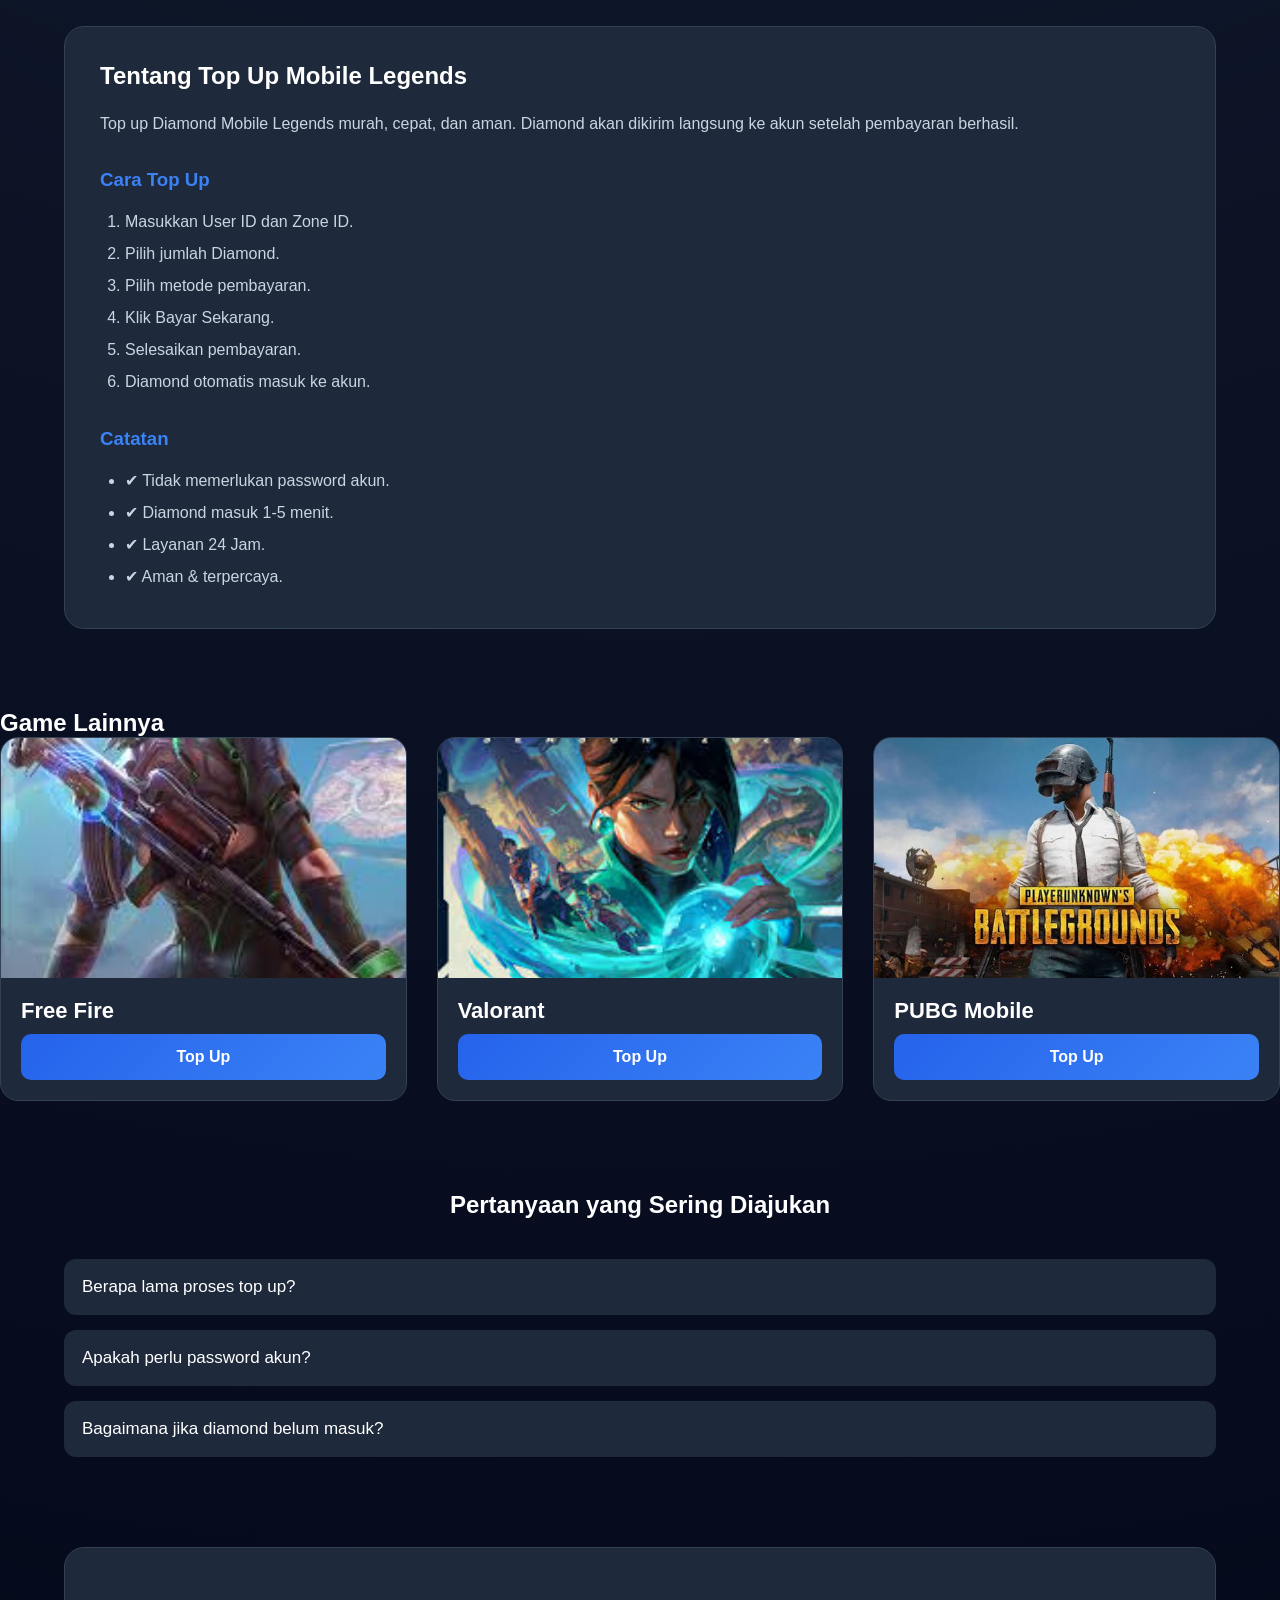
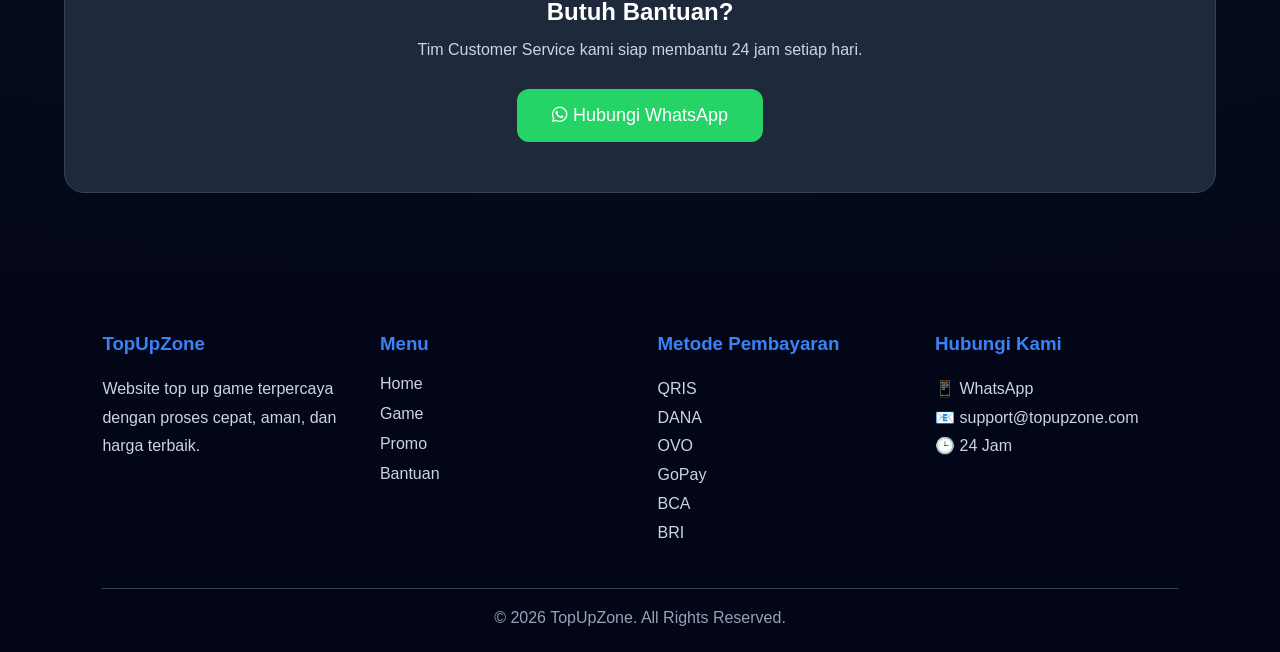
<file: ml.html>
<!DOCTYPE html>
<html lang="id">

<head>

    <meta charset="UTF-8">

    <meta name="viewport" content="width=device-width, initial-scale=1.0">

    <title>Top Up Mobile Legends</title>

    <link rel="stylesheet" href="style.css">

    <link rel="stylesheet"
    href="https://cdnjs.cloudflare.com/ajax/libs/font-awesome/6.7.2/css/all.min.css">

</head>

<body>

<nav>

    <div class="logo">

        <a href="index.html" style="text-decoration: none; color: inherit;">🎮 TopUpZone</a>

    </div>

    <ul id="navMenu" class="nav-menu">

        <li><a href="index.html" class="nav-link">Home</a></li>

        <li><a href="index.html#game" class="nav-link">Game</a></li>

        <li><a href="index.html#payment" class="nav-link">Pembayaran</a></li>

        <li><a href="index.html#faq" class="nav-link">FAQ</a></li>

    </ul>

    <div class="nav-right">

        

        <button id="darkModeBtn" class="dark-btn">

            🌙

        </button>

        <button id="hamburger" class="hamburger">

            <span></span>
            <span></span>
            <span></span>

        </button>

    </div>

</nav>

<section class="game-header fade-up">

    <img src="assets/ml.png" alt="Mobile Legends">

    <div>

        <h1>Mobile Legends</h1>

        <p>

            Top Up Diamond Mobile Legends dengan proses cepat, aman, dan harga terbaik.

        </p>

    </div>

</section>



<!-- ================= INPUT USER ================= -->

<section class="topup-container fade-up">

    <div class="left">

        <div class="box">

            <h2>1. Masukkan Data Akun</h2>

            <div class="form-group">

                <label>User ID</label>

                <input
                type="number"
                placeholder="Masukkan User ID">

            </div>

            <div class="form-group">

                <label>Zone ID</label>

                <input
                type="number"
                placeholder="Masukkan Zone ID">

            </div>

        </div>

<!-- ================= PILIH NOMINAL ================= -->

        <div class="box">

            <h2>2. Pilih Nominal Diamond</h2>

            <div class="nominal-grid">

                <div class="nominal-card"
                data-name="86 Diamond"
                data-price="Rp20.000">

                    <h3>💎 86</h3>

                    <p>Rp20.000</p>

                </div>

                <div class="nominal-card"
                data-name="172 Diamond"
                data-price="Rp40.000">

                    <h3>💎 172</h3>

                    <p>Rp40.000</p>

                </div>

                <div class="nominal-card"
                data-name="257 Diamond"
                data-price="Rp60.000">

                    <h3>💎 257</h3>

                    <p>Rp60.000</p>

                </div>

                <div class="nominal-card"
                data-name="344 Diamond"
                data-price="Rp80.000">

                    <h3>💎 344</h3>

                    <p>Rp80.000</p>

                </div>

                <div class="nominal-card"
                data-name="514 Diamond"
                data-price="Rp120.000">

                    <h3>💎 514</h3>

                    <p>Rp120.000</p>

                </div>

                <div class="nominal-card"
                data-name="706 Diamond"
                data-price="Rp160.000">

                    <h3>💎 706</h3>

                    <p>Rp160.000</p>

                </div>

            </div>

        </div>
        <!-- ================= PEMBAYARAN ================= -->

<div class="box">

    <h2>3. Pilih Metode Pembayaran</h2>

    <div class="payment-grid">

        <div class="payment-card" data-payment="QRIS">

            

            <p>QRIS</p>

        </div>

        <div class="payment-card" data-payment="DANA">

            

            <p>DANA</p>

        </div>

        <div class="payment-card" data-payment="OVO">

            
            <p>OVO</p>

        </div>

        <div class="payment-card" data-payment="GoPay">

            

            <p>GoPay</p>

        </div>

        <div class="payment-card" data-payment="BCA">

           
            <p>BCA</p>

        </div>

        <div class="payment-card" data-payment="BRI">

            

            <p>BRI</p>

        </div>

    </div>

</div>

</div>

<!-- ================= RINGKASAN ================= -->

<div class="right">

    <div class="summary">

        <h2>Ringkasan Pesanan</h2>

        <div class="summary-item">

            <span>Game</span>

            <span>Mobile Legends</span>

        </div>

        <div class="summary-item">

            <span>Nominal</span>

            <span id="summaryNominal">-</span>

        </div>

        <div class="summary-item">

            <span>Pembayaran</span>

            <span id="summaryPayment">-</span>

        </div>

        <hr>

        <div class="summary-item total">

            <span>Total</span>

            <span id="summaryPrice">Rp0</span>

        </div>

        <button class="buy-btn" onclick="checkout()">

            Bayar Sekarang

        </button>

    </div>

</div>

</section>

<section class="feature fade-up">

<h2>Mengapa Memilih TopUpZone?</h2>

<div class="feature-grid">

<div class="feature-card">

<i class="fa-solid fa-bolt"></i>

<h3>Proses Cepat</h3>

<p>Pesanan diproses dalam hitungan menit.</p>

</div>

<div class="feature-card">

<i class="fa-solid fa-shield-halved"></i>

<h3>Aman</h3>

<p>Tidak membutuhkan password akun.</p>

</div>

<div class="feature-card">

<i class="fa-solid fa-wallet"></i>

<h3>Harga Murah</h3>

<p>Harga bersaing setiap hari.</p>

</div>

</div>

</section>

<!-- ================= INFORMASI ================= -->

<section class="information fade-up">

    <h2>Tentang Top Up Mobile Legends</h2>

    <p>

        Top up Diamond Mobile Legends murah, cepat, dan aman.
        Diamond akan dikirim langsung ke akun setelah pembayaran berhasil.

    </p>

    <h3>Cara Top Up</h3>

    <ol>

        <li>Masukkan User ID dan Zone ID.</li>

        <li>Pilih jumlah Diamond.</li>

        <li>Pilih metode pembayaran.</li>

        <li>Klik Bayar Sekarang.</li>

        <li>Selesaikan pembayaran.</li>

        <li>Diamond otomatis masuk ke akun.</li>

    </ol>

    <h3>Catatan</h3>

    <ul>

        <li>✔ Tidak memerlukan password akun.</li>

        <li>✔ Diamond masuk 1-5 menit.</li>

        <li>✔ Layanan 24 Jam.</li>

        <li>✔ Aman & terpercaya.</li>

    </ul>

</section>

<!-- ================= GAME LAINNYA ================= -->

<section class="related-games">

<h2>Game Lainnya</h2>

<div class="game-grid">

<div class="game-card">

<img src="assets/ff.png">

<div class="game-info">

<h3>Free Fire</h3>

<a href="ff.html">

<button class="game-btn">

Top Up

</button>

</a>

</div>

</div>

<div class="game-card">

<img src="assets/valorant.png">

<div class="game-info">

<h3>Valorant</h3>

<a href="valorant.html">

<button class="game-btn">

Top Up

</button>

</a>

</div>

</div>

<div class="game-card">

<img src="assets/pubg.png">

<div class="game-info">

<h3>PUBG Mobile</h3>

<a href="pubg.html">

<button class="game-btn">

Top Up

</button>

</a>

</div>

</div>

</div>

</section>

<!-- ================= FAQ ================= -->

<section class="faq">

    <h2>Pertanyaan yang Sering Diajukan</h2>

    <div class="faq-item">

        <button class="faq-question">

            Berapa lama proses top up?

        </button>

        <div class="faq-answer">

            <p>
                Diamond biasanya masuk dalam waktu 1-5 menit setelah pembayaran berhasil.
            </p>

        </div>

    </div>

    <div class="faq-item">

        <button class="faq-question">

            Apakah perlu password akun?

        </button>

        <div class="faq-answer">

            <p>
                Tidak. Cukup masukkan User ID dan Zone ID.
            </p>

        </div>

    </div>

    <div class="faq-item">

        <button class="faq-question">

            Bagaimana jika diamond belum masuk?

        </button>

        <div class="faq-answer">

            <p>
                Hubungi customer service dan sertakan bukti pembayaran.
            </p>

        </div>

    </div>

</section>

<!-- ================= CUSTOMER SUPPORT ================= -->

<section class="support">

    <h2>Butuh Bantuan?</h2>

    <p>
        Tim Customer Service kami siap membantu 24 jam setiap hari.
    </p>

    <a href="https://wa.me/6211111111111" target="_blank">

        <button class="support-btn">

            <i class="fa-brands fa-whatsapp"></i>
            Hubungi WhatsApp

        </button>

    </a>

</section>

<!-- ================= FOOTER ================= -->

<footer>

<div class="footer-container">

<div class="footer-box">

<h3>TopUpZone</h3>

<p>

Website top up game terpercaya dengan proses cepat, aman, dan harga terbaik.

</p>

</div>

<div class="footer-box">

<h3>Menu</h3>

<a href="index.html">Home</a>
<a href="#">Game</a>
<a href="#">Promo</a>
<a href="#">Bantuan</a>

</div>

<div class="footer-box">

<h3>Metode Pembayaran</h3>

<p>QRIS</p>
<p>DANA</p>
<p>OVO</p>
<p>GoPay</p>
<p>BCA</p>
<p>BRI</p>

</div>

<div class="footer-box">

<h3>Hubungi Kami</h3>

<p>📱 WhatsApp</p>

<p>📧 support@topupzone.com</p>

<p>🕒 24 Jam</p>

</div>

</div>

<hr>

<p class="copyright">

© 2026 TopUpZone. All Rights Reserved.

</p>

</footer>

<!-- ================= FLOATING WHATSAPP ================= -->

<a

href="https://wa.me/6211111111"

target="_blank"

class="whatsapp">

<i class="fa-brands fa-whatsapp"></i>

</a>

<!-- ================= BACK TO TOP ================= -->

<button

id="backToTop"

onclick="scrollToTop()">

<i class="fa-solid fa-arrow-up"></i>

</button>

<script src="script.js"></script>

</body>

</html>
</file>
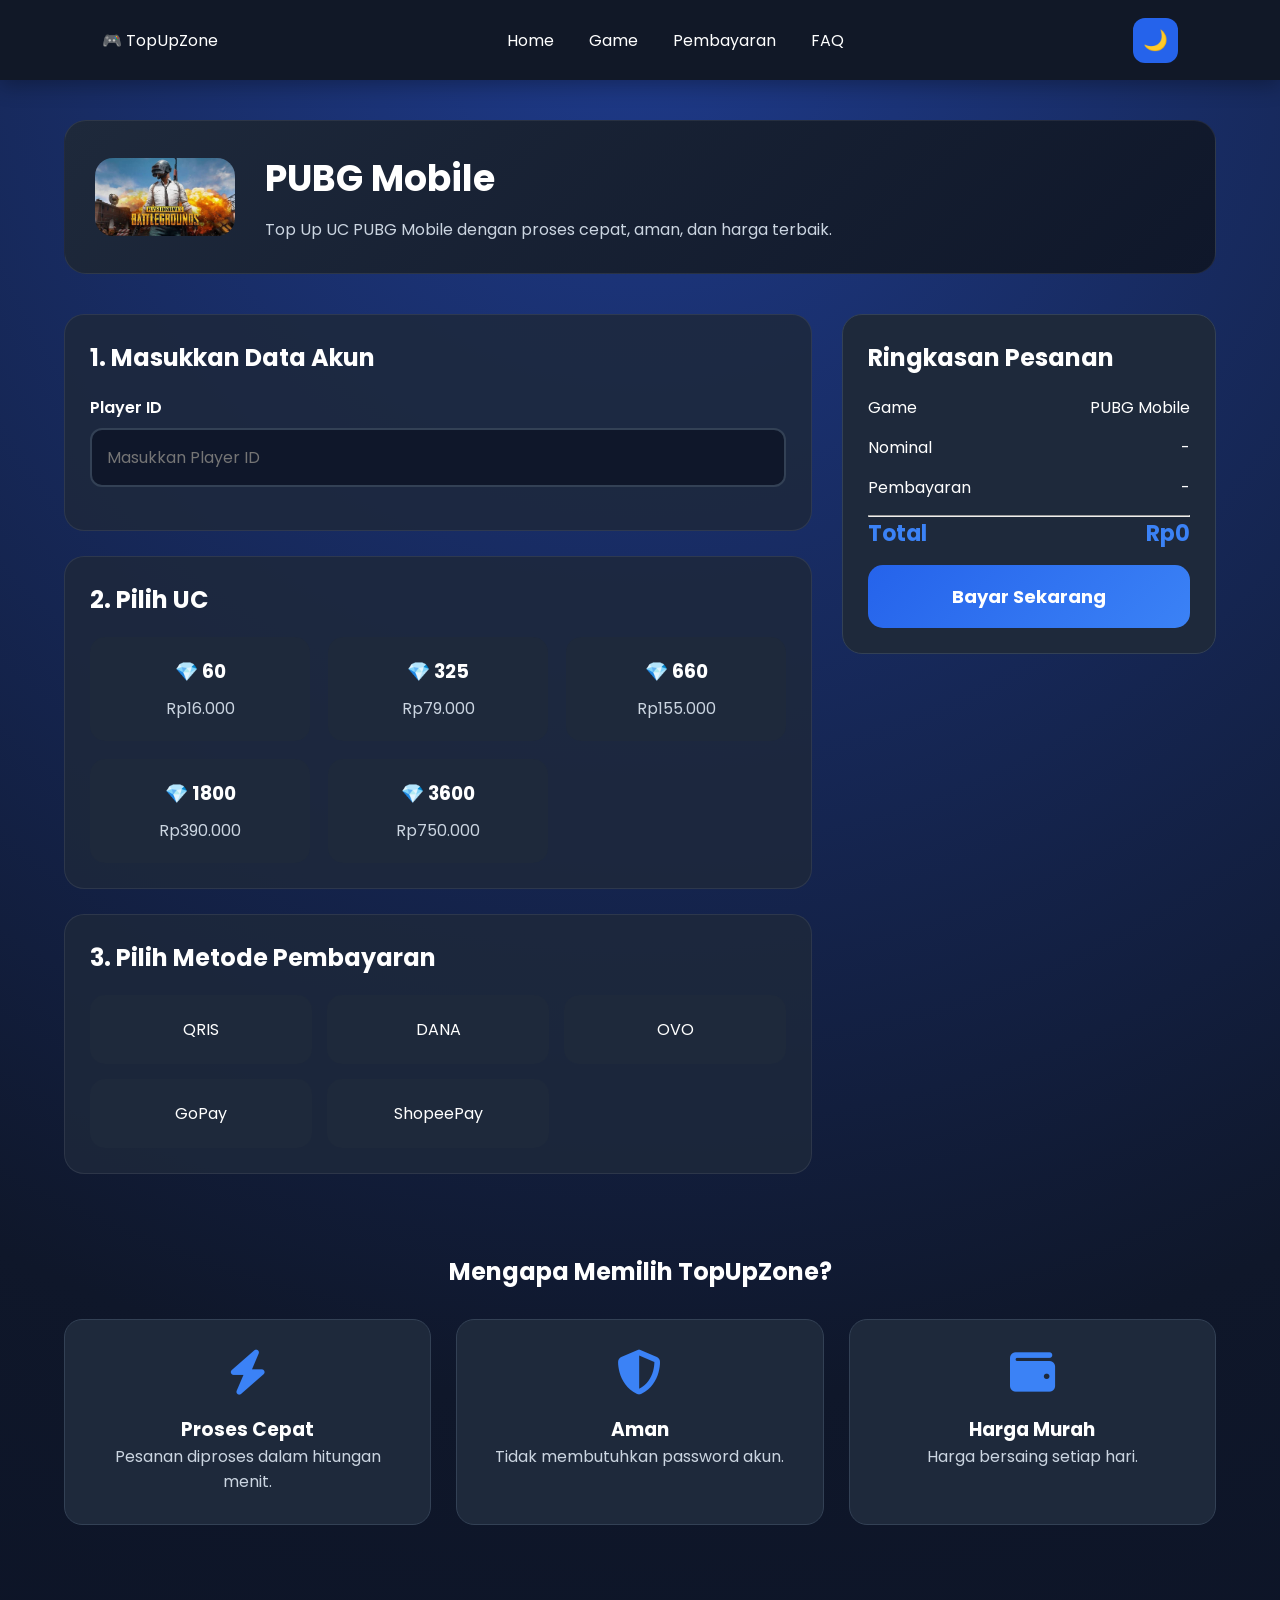
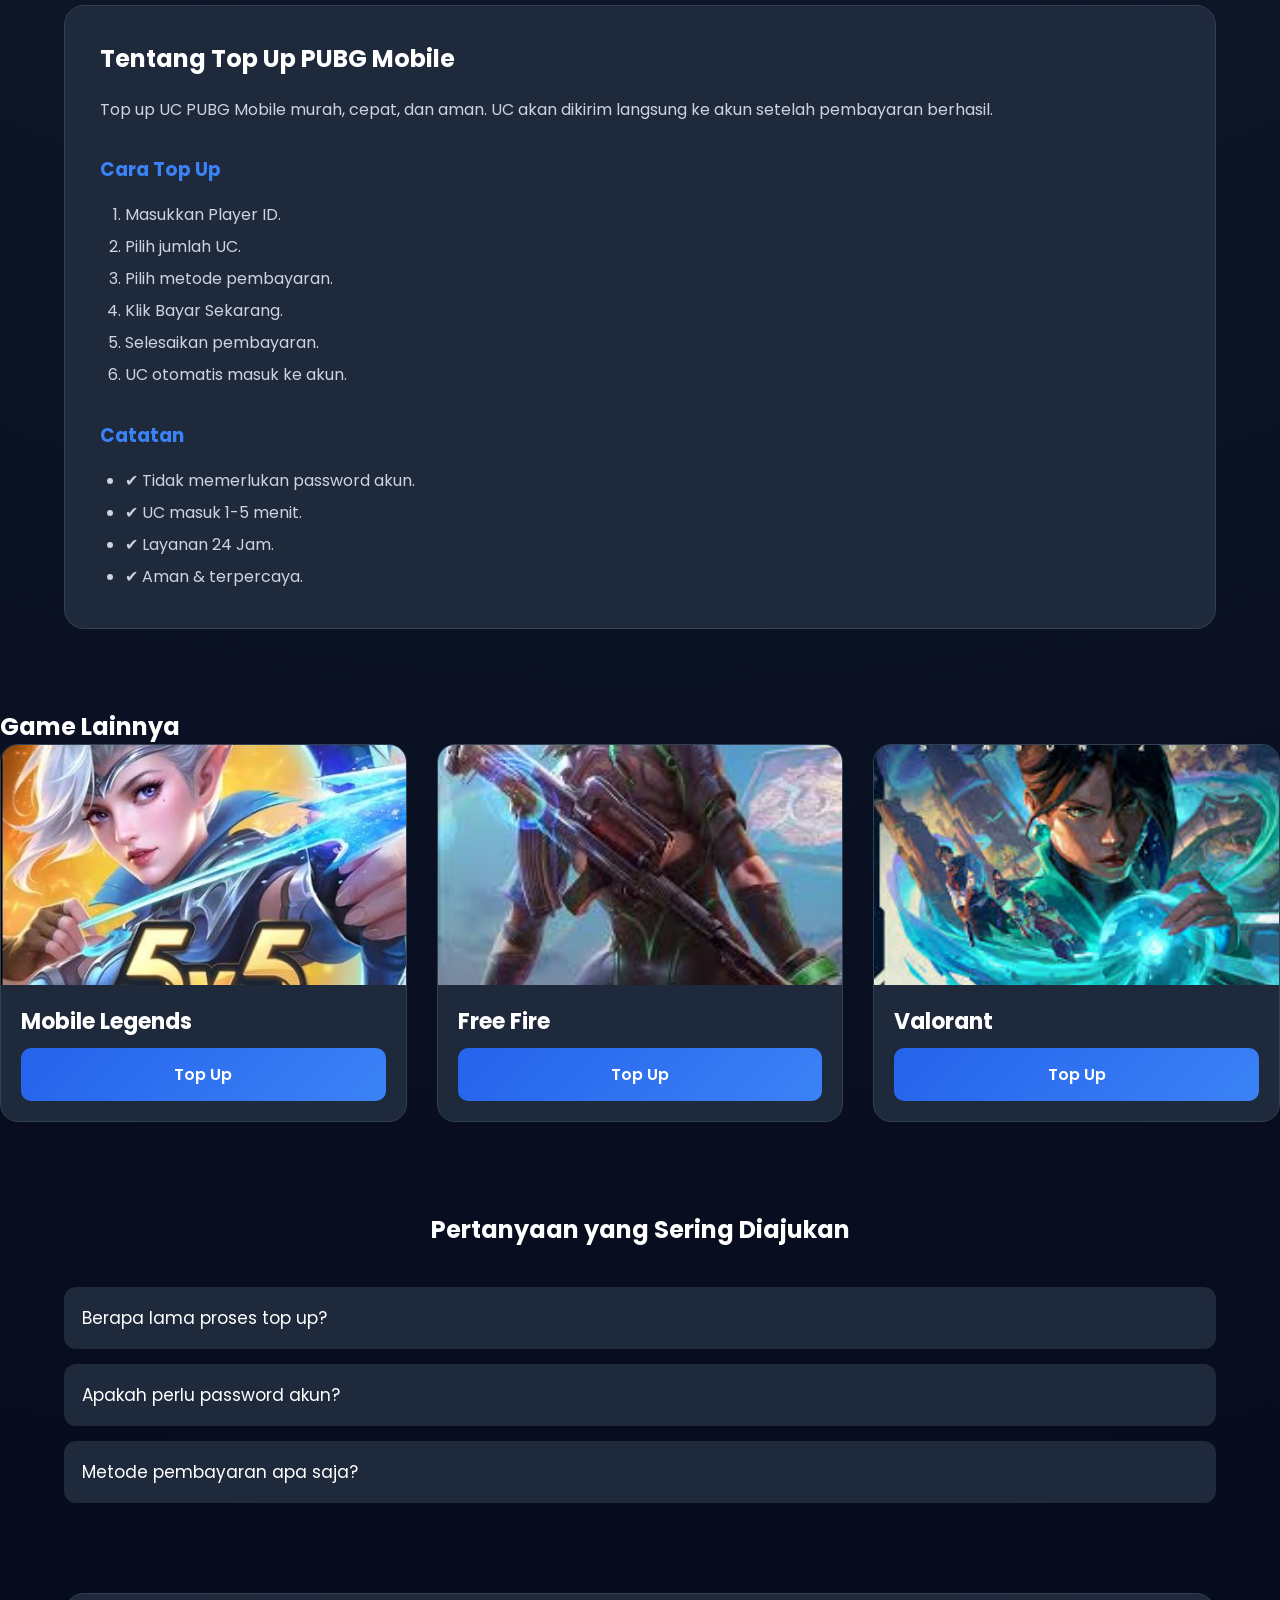
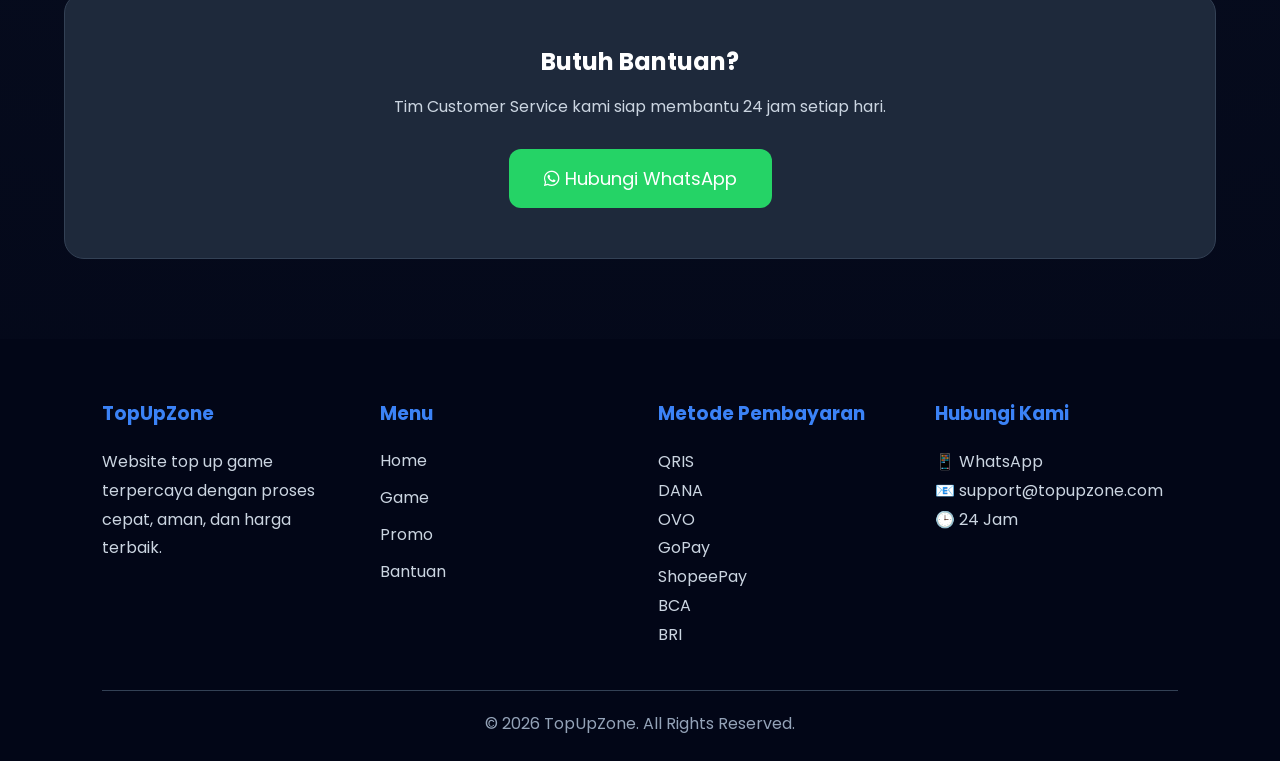
<file: pubg.html>
<!DOCTYPE html>
<html lang="id">

<head>

    <meta charset="UTF-8">
    <meta name="viewport" content="width=device-width, initial-scale=1.0">

    <title>Top Up PUBG Mobile</title>

    <link rel="stylesheet" href="style.css">
    <link rel="preconnect" href="https://fonts.googleapis.com">
    <link rel="preconnect" href="https://fonts.gstatic.com" crossorigin>
    <link href="https://fonts.googleapis.com/css2?family=Poppins:wght@300;400;500;600;700&display=swap" rel="stylesheet">
    <link rel="stylesheet" href="https://cdnjs.cloudflare.com/ajax/libs/font-awesome/6.7.2/css/all.min.css">

</head>

<body>

<nav>

    <div class="logo">

        <a href="index.html" style="text-decoration: none; color: inherit;">🎮 TopUpZone</a>

    </div>

    <ul id="navMenu" class="nav-menu">

        <li><a href="index.html" class="nav-link">Home</a></li>

        <li><a href="index.html#game" class="nav-link">Game</a></li>

        <li><a href="index.html#payment" class="nav-link">Pembayaran</a></li>

        <li><a href="index.html#faq" class="nav-link">FAQ</a></li>

    </ul>

    <div class="nav-right">

        

        <button id="darkModeBtn" class="dark-btn">

            🌙

        </button>

        <button id="hamburger" class="hamburger">

            <span></span>
            <span></span>
            <span></span>

        </button>

    </div>

</nav>

<section class="game-header fade-up">

    <img src="assets/pubg.png" alt="PUBG Mobile">

    <div>

        <h1>PUBG Mobile</h1>

        <p>
            Top Up UC PUBG Mobile dengan proses cepat, aman, dan harga terbaik.
        </p>

    </div>

</section>



<section class="topup-container fade-up">

    <div class="left">

        <div class="box">

            <h2>1. Masukkan Data Akun</h2>

            <div class="form-group">

                <label>Player ID</label>
                <input type="text" placeholder="Masukkan Player ID">

            </div>

        </div>

        <div class="box">

            <h2>2. Pilih UC</h2>

            <div class="nominal-grid">

                <div class="nominal-card" data-name="60 UC" data-price="Rp16.000">
                    <h3>💎 60</h3>
                    <p>Rp16.000</p>
                </div>

                <div class="nominal-card" data-name="325 UC" data-price="Rp79.000">
                    <h3>💎 325</h3>
                    <p>Rp79.000</p>
                </div>

                <div class="nominal-card" data-name="660 UC" data-price="Rp155.000">
                    <h3>💎 660</h3>
                    <p>Rp155.000</p>
                </div>

                <div class="nominal-card" data-name="1800 UC" data-price="Rp390.000">
                    <h3>💎 1800</h3>
                    <p>Rp390.000</p>
                </div>

                <div class="nominal-card" data-name="3600 UC" data-price="Rp750.000">
                    <h3>💎 3600</h3>
                    <p>Rp750.000</p>
                </div>

            </div>

        </div>

        <div class="box">

            <h2>3. Pilih Metode Pembayaran</h2>

            <div class="payment-grid">

                <div class="payment-card" data-payment="QRIS">
                    <p>QRIS</p>
                </div>

                <div class="payment-card" data-payment="DANA">
                   
                    <p>DANA</p>
                </div>

                <div class="payment-card" data-payment="OVO">
                    
                    <p>OVO</p>
                </div>

                <div class="payment-card" data-payment="GoPay">
                    
                    <p>GoPay</p>
                </div>

                <div class="payment-card" data-payment="ShopeePay">
                    
                    <p>ShopeePay</p>
                </div>

            </div>

        </div>

    </div>

    <div class="right">

        <div class="summary">

            <h2>Ringkasan Pesanan</h2>

            <div class="summary-item">
                <span>Game</span>
                <span>PUBG Mobile</span>
            </div>

            <div class="summary-item">
                <span>Nominal</span>
                <span id="summaryNominal">-</span>
            </div>

            <div class="summary-item">
                <span>Pembayaran</span>
                <span id="summaryPayment">-</span>
            </div>

            <hr>

            <div class="summary-item total">
                <span>Total</span>
                <span id="summaryPrice">Rp0</span>
            </div>

            <button class="buy-btn" onclick="checkout()">
                Bayar Sekarang
            </button>

        </div>

    </div>

</section>

<section class="feature fade-up">

    <h2>Mengapa Memilih TopUpZone?</h2>

    <div class="feature-grid">

        <div class="feature-card">
            <i class="fa-solid fa-bolt"></i>
            <h3>Proses Cepat</h3>
            <p>Pesanan diproses dalam hitungan menit.</p>
        </div>

        <div class="feature-card">
            <i class="fa-solid fa-shield-halved"></i>
            <h3>Aman</h3>
            <p>Tidak membutuhkan password akun.</p>
        </div>

        <div class="feature-card">
            <i class="fa-solid fa-wallet"></i>
            <h3>Harga Murah</h3>
            <p>Harga bersaing setiap hari.</p>
        </div>

    </div>

</section>

<section class="information fade-up">

    <h2>Tentang Top Up PUBG Mobile</h2>

    <p>
        Top up UC PUBG Mobile murah, cepat, dan aman. UC akan dikirim langsung ke akun setelah pembayaran berhasil.
    </p>

    <h3>Cara Top Up</h3>

    <ol>
        <li>Masukkan Player ID.</li>
        <li>Pilih jumlah UC.</li>
        <li>Pilih metode pembayaran.</li>
        <li>Klik Bayar Sekarang.</li>
        <li>Selesaikan pembayaran.</li>
        <li>UC otomatis masuk ke akun.</li>
    </ol>

    <h3>Catatan</h3>

    <ul>
        <li>✔ Tidak memerlukan password akun.</li>
        <li>✔ UC masuk 1-5 menit.</li>
        <li>✔ Layanan 24 Jam.</li>
        <li>✔ Aman & terpercaya.</li>
    </ul>

</section>

<section class="related-games">

    <h2>Game Lainnya</h2>

    <div class="game-grid">

        <div class="game-card">
            <img src="assets/ml.png" alt="Mobile Legends">
            <div class="game-info"><h3>Mobile Legends</h3><a href="ml.html"><button class="game-btn">Top Up</button></a></div>
        </div>

        <div class="game-card">
            <img src="assets/ff.png" alt="Free Fire">
            <div class="game-info"><h3>Free Fire</h3><a href="ff.html"><button class="game-btn">Top Up</button></a></div>
        </div>

        <div class="game-card">
            <img src="assets/valorant.png" alt="Valorant">
            <div class="game-info"><h3>Valorant</h3><a href="valorant.html"><button class="game-btn">Top Up</button></a></div>
        </div>

    </div>

</section>

<section class="faq fade-up" id="faq">

    <h2>Pertanyaan yang Sering Diajukan</h2>

    <div class="faq-item">
        <button class="faq-question">Berapa lama proses top up?</button>
        <div class="faq-answer"><p>UC biasanya masuk dalam waktu 1-5 menit setelah pembayaran berhasil.</p></div>
    </div>

    <div class="faq-item">
        <button class="faq-question">Apakah perlu password akun?</button>
        <div class="faq-answer"><p>Tidak. Cukup masukkan Player ID.</p></div>
    </div>

    <div class="faq-item">
        <button class="faq-question">Metode pembayaran apa saja?</button>
        <div class="faq-answer"><p>QRIS, DANA, OVO, GoPay, ShopeePay, BCA, BRI dan Mandiri.</p></div>
    </div>

</section>

<section class="support fade-up">

    <h2>Butuh Bantuan?</h2>
    <p>Tim Customer Service kami siap membantu 24 jam setiap hari.</p>
    <a href="https://wa.me/6211111111" target="_blank"><button class="support-btn"><i class="fa-brands fa-whatsapp"></i> Hubungi WhatsApp</button></a>

</section>

<footer>

    <div class="footer-container">

        <div class="footer-box"><h3>TopUpZone</h3><p>Website top up game terpercaya dengan proses cepat, aman, dan harga terbaik.</p></div>
        <div class="footer-box"><h3>Menu</h3><a href="index.html">Home</a><a href="#">Game</a><a href="#promo">Promo</a><a href="#faq">Bantuan</a></div>
        <div class="footer-box"><h3>Metode Pembayaran</h3><p>QRIS</p><p>DANA</p><p>OVO</p><p>GoPay</p><p>ShopeePay</p><p>BCA</p><p>BRI</p></div>
        <div class="footer-box"><h3>Hubungi Kami</h3><p>📱 WhatsApp</p><p>📧 support@topupzone.com</p><p>🕒 24 Jam</p></div>

    </div>

    <hr>
    <p class="copyright">© 2026 TopUpZone. All Rights Reserved.</p>

</footer>

<script src="script.js"></script>

</body>
</html>
</file>
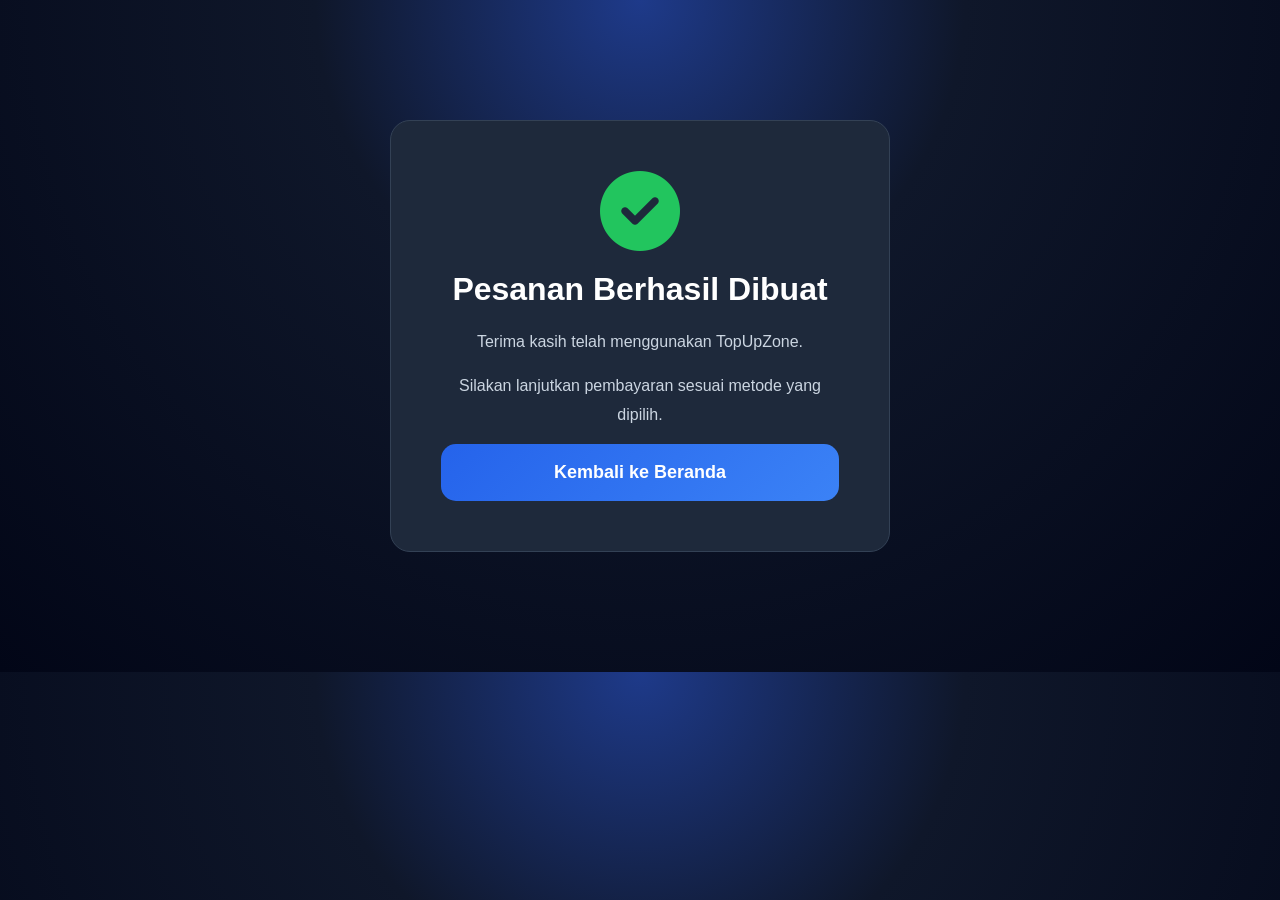
<file: success.html>
<!DOCTYPE html>
<html lang="id">

<head>

<meta charset="UTF-8">

<meta name="viewport" content="width=device-width, initial-scale=1.0">

<title>Pesanan Berhasil</title>

<link rel="stylesheet" href="style.css">

<link rel="stylesheet"
href="https://cdnjs.cloudflare.com/ajax/libs/font-awesome/6.7.2/css/all.min.css">

</head>

<body>

<div class="success-box">

<i class="fa-solid fa-circle-check"></i>

<h1>Pesanan Berhasil Dibuat</h1>

<p>

Terima kasih telah menggunakan TopUpZone.

</p>

<p>

Silakan lanjutkan pembayaran sesuai metode yang dipilih.

</p>

<a href="index.html">

<button class="buy-btn">

Kembali ke Beranda

</button>

</a>

</div>

</body>

</html>
</file>
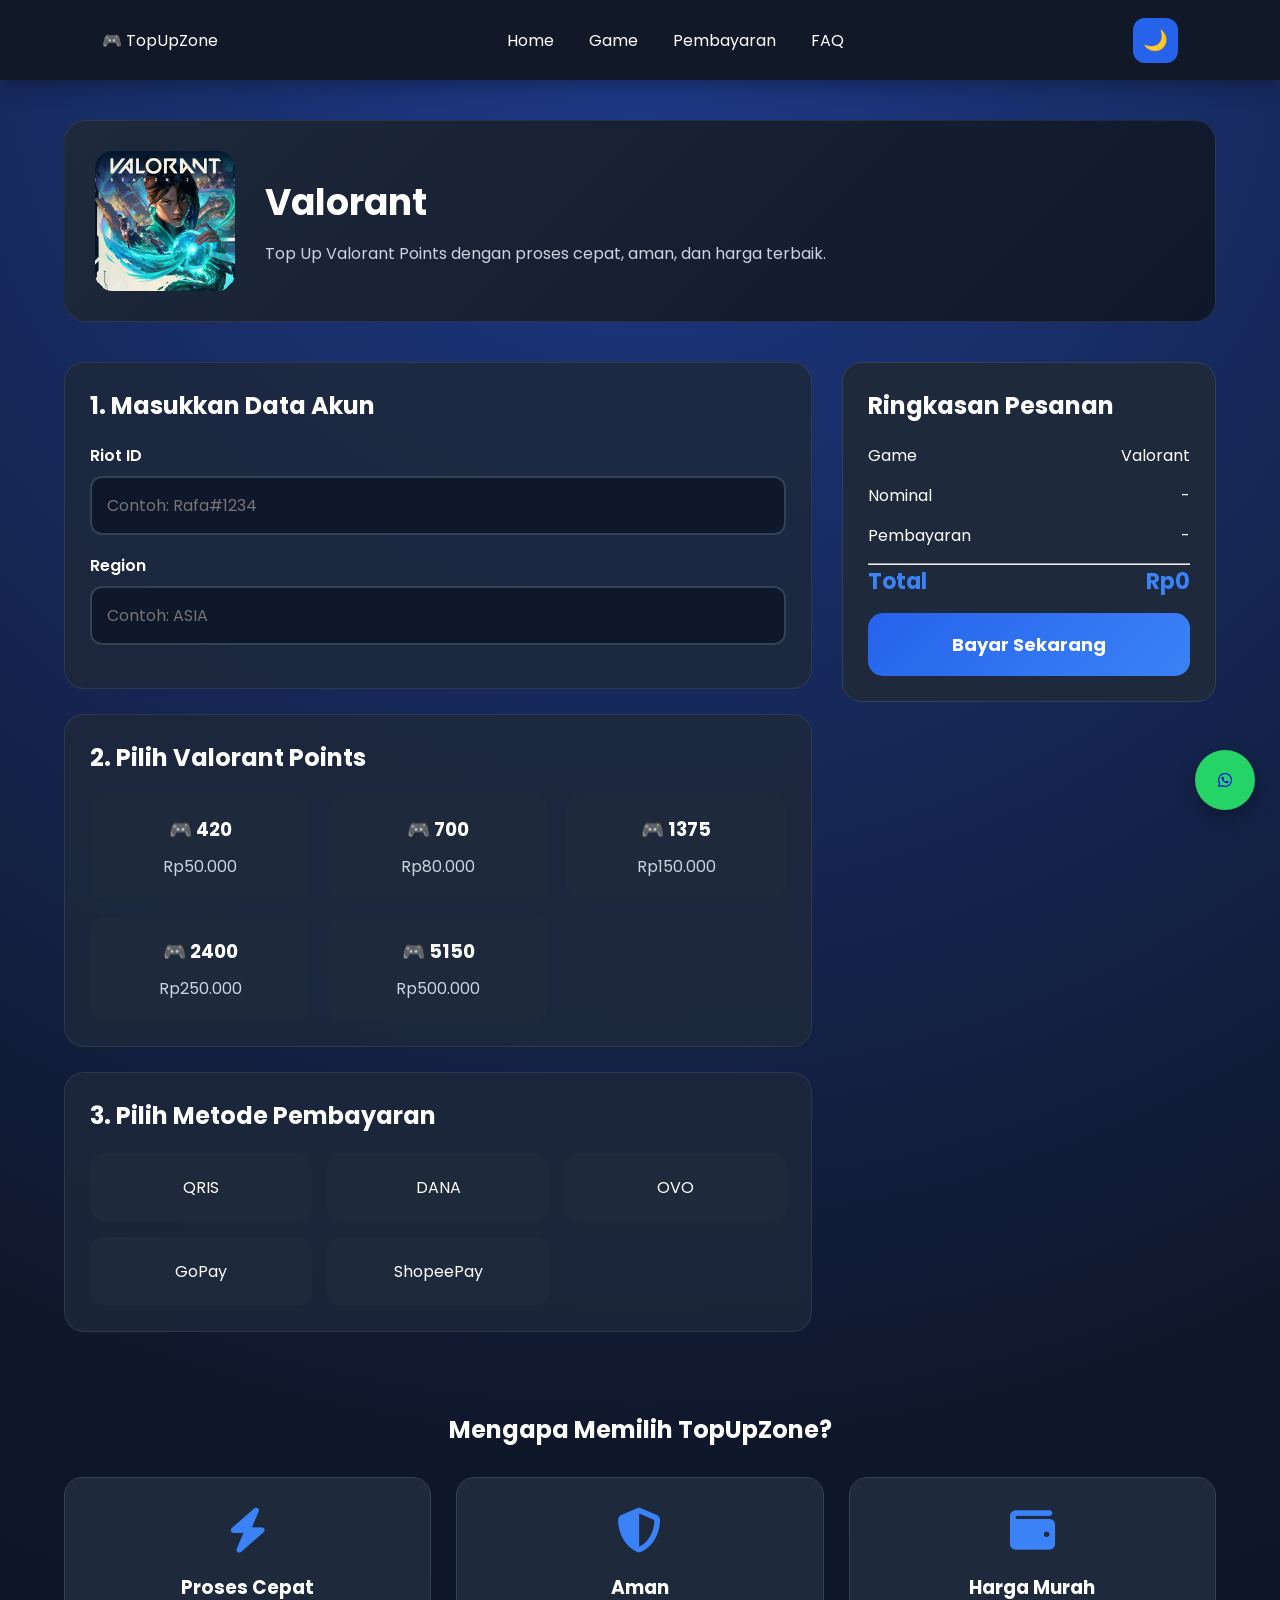
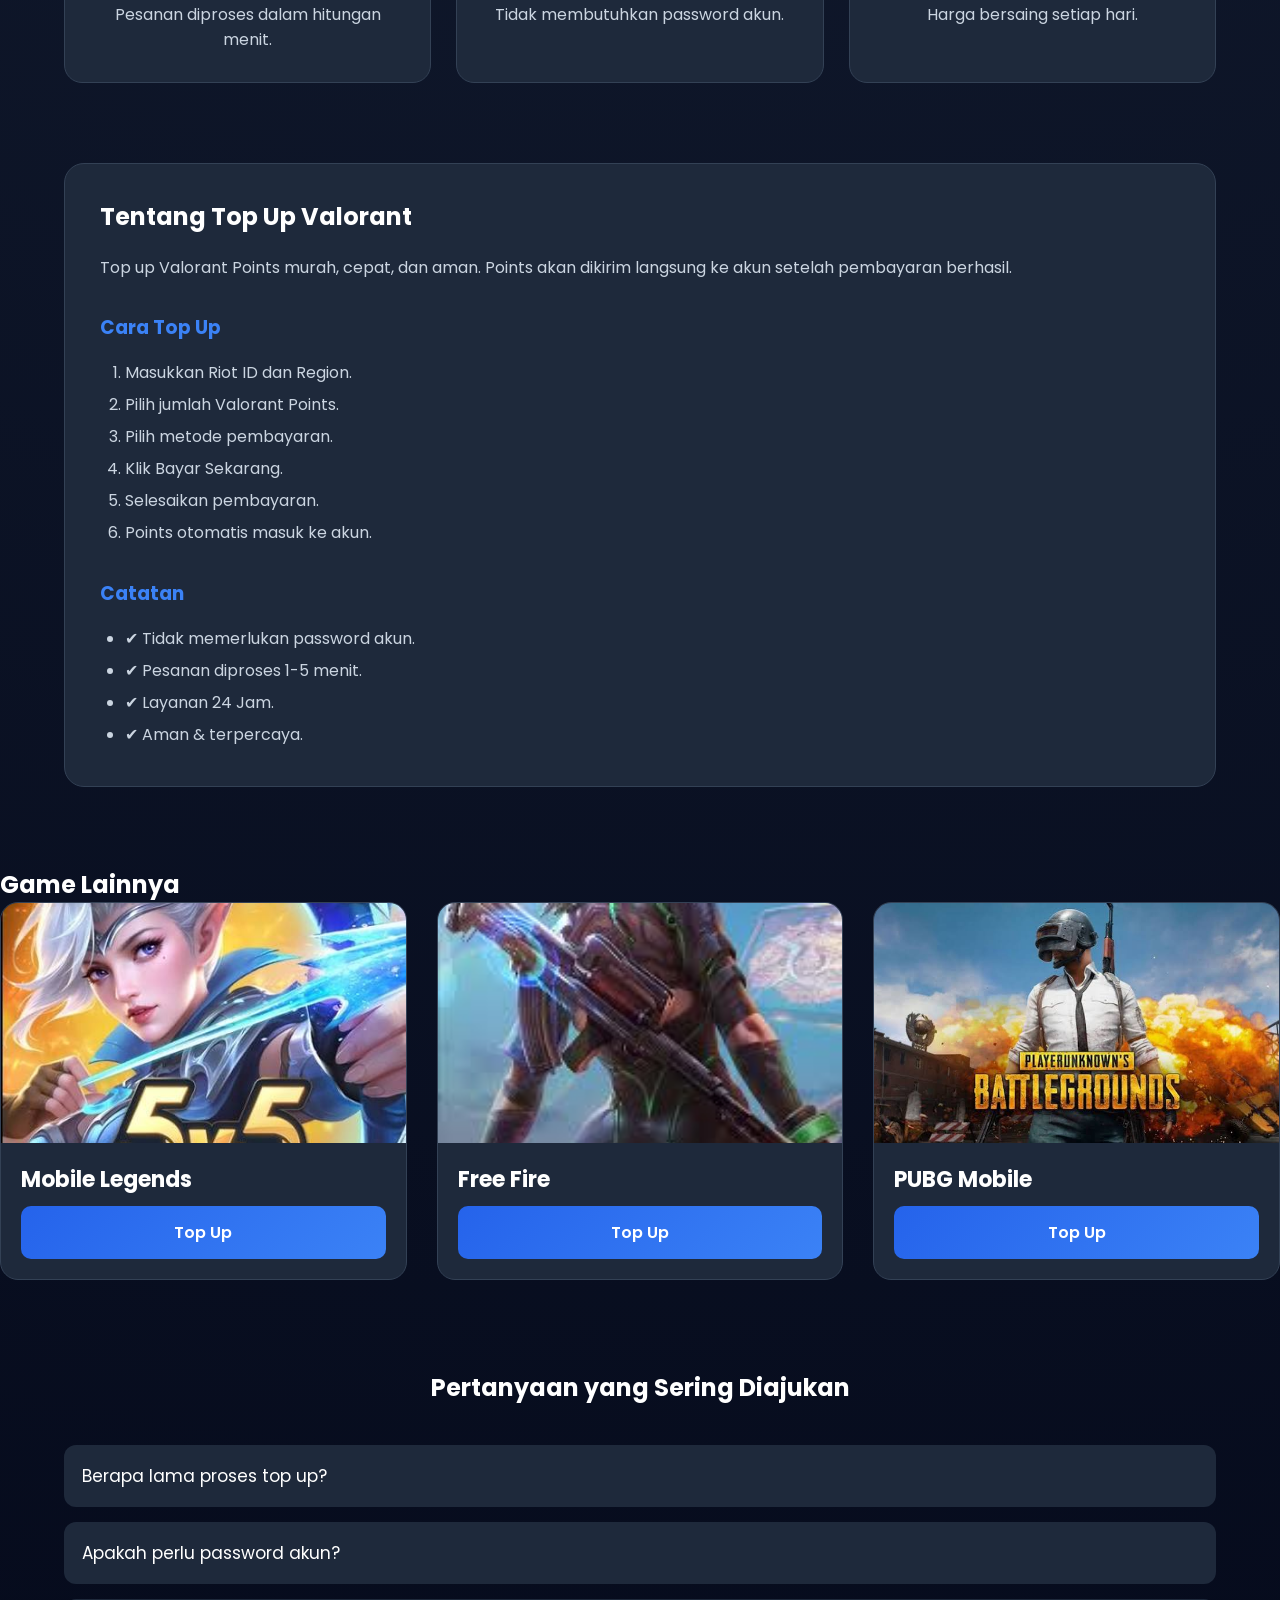
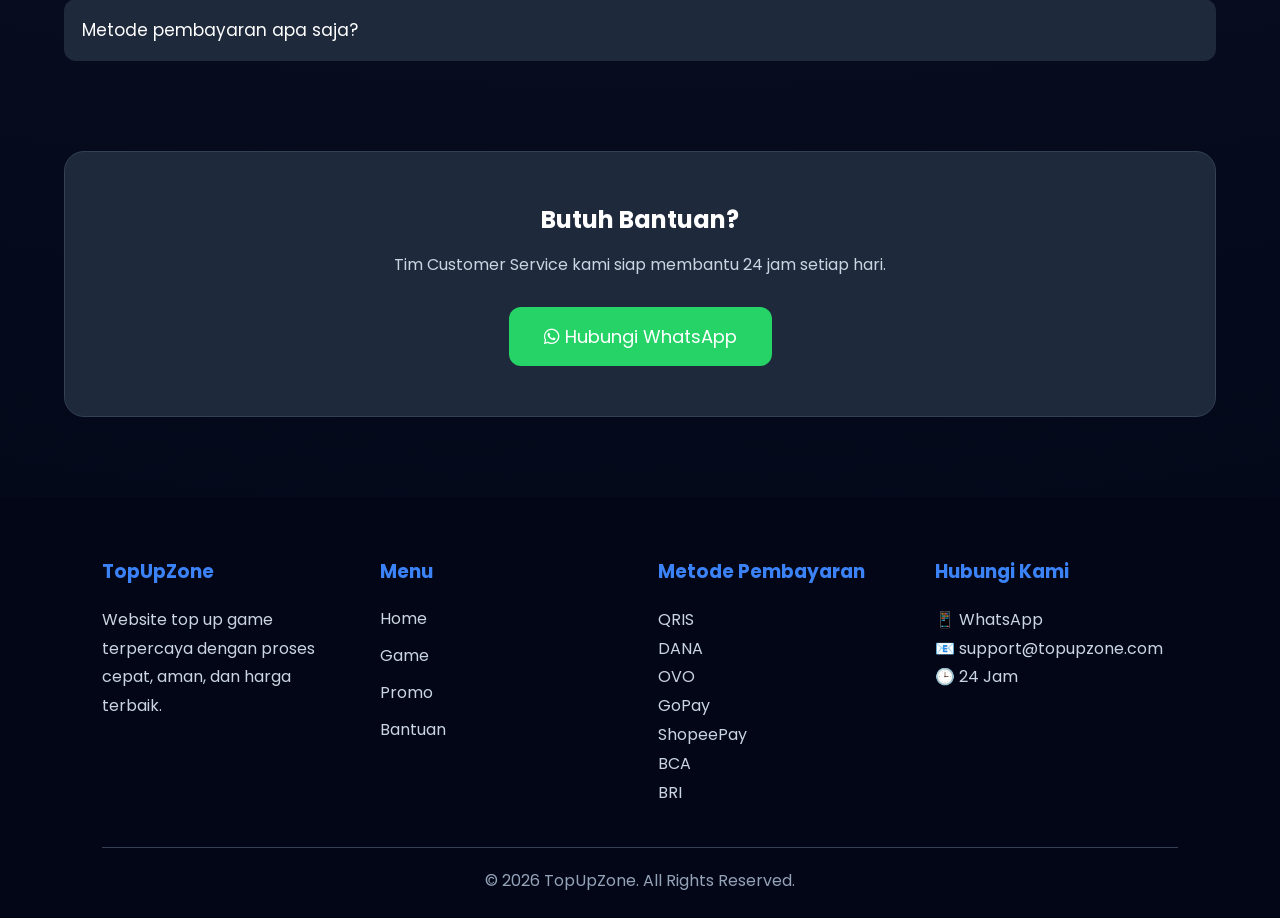
<file: valorant.html>
<!DOCTYPE html>
<html lang="id">

<head>

    <meta charset="UTF-8">
    <meta name="viewport" content="width=device-width, initial-scale=1.0">

    <title>Top Up Valorant</title>

    <link rel="stylesheet" href="style.css">
    <link rel="preconnect" href="https://fonts.googleapis.com">
    <link rel="preconnect" href="https://fonts.gstatic.com" crossorigin>
    <link href="https://fonts.googleapis.com/css2?family=Poppins:wght@300;400;500;600;700&display=swap" rel="stylesheet">
    <link rel="stylesheet" href="https://cdnjs.cloudflare.com/ajax/libs/font-awesome/6.7.2/css/all.min.css">

</head>

<body>

<nav>

    <div class="logo">

        <a href="index.html" style="text-decoration: none; color: inherit;">🎮 TopUpZone</a>

    </div>

    <ul id="navMenu" class="nav-menu">

        <li><a href="index.html" class="nav-link">Home</a></li>

        <li><a href="index.html#game" class="nav-link">Game</a></li>

        <li><a href="index.html#payment" class="nav-link">Pembayaran</a></li>

        <li><a href="index.html#faq" class="nav-link">FAQ</a></li>

    </ul>

    <div class="nav-right">


        <button id="darkModeBtn" class="dark-btn">

            🌙

        </button>

        <button id="hamburger" class="hamburger">

            <span></span>
            <span></span>
            <span></span>

        </button>

    </div>

</nav>

<section class="game-header fade-up">

    <img src="assets/valorant.png" alt="Valorant">

    <div>

        <h1>Valorant</h1>

        <p>
            Top Up Valorant Points dengan proses cepat, aman, dan harga terbaik.
        </p>

    </div>

</section>



<!-- ================= INPUT USER ================= -->

<section class="topup-container fade-up">

    <div class="left">

        <div class="box">

            <h2>1. Masukkan Data Akun</h2>

            <div class="form-group">

                <label>Riot ID</label>
                <input type="text" placeholder="Contoh: Rafa#1234">

            </div>

            <div class="form-group">

                <label>Region</label>
                <input type="text" placeholder="Contoh: ASIA">

            </div>

        </div>

        <!-- ================= PILIH NOMINAL ================= -->

        <div class="box">

            <h2>2. Pilih Valorant Points</h2>

            <div class="nominal-grid">

                <div class="nominal-card" data-name="420 VP" data-price="Rp50.000">
                    <h3>🎮 420</h3>
                    <p>Rp50.000</p>
                </div>

                <div class="nominal-card" data-name="700 VP" data-price="Rp80.000">
                    <h3>🎮 700</h3>
                    <p>Rp80.000</p>
                </div>

                <div class="nominal-card" data-name="1375 VP" data-price="Rp150.000">
                    <h3>🎮 1375</h3>
                    <p>Rp150.000</p>
                </div>

                <div class="nominal-card" data-name="2400 VP" data-price="Rp250.000">
                    <h3>🎮 2400</h3>
                    <p>Rp250.000</p>
                </div>

                <div class="nominal-card" data-name="5150 VP" data-price="Rp500.000">
                    <h3>🎮 5150</h3>
                    <p>Rp500.000</p>
                </div>

            </div>

        </div>

        <!-- ================= PEMBAYARAN ================= -->

        <div class="box">

            <h2>3. Pilih Metode Pembayaran</h2>

            <div class="payment-grid">

                <div class="payment-card" data-payment="QRIS">
                    
                    <p>QRIS</p>
                </div>

                <div class="payment-card" data-payment="DANA">
                    
                    <p>DANA</p>
                </div>

                <div class="payment-card" data-payment="OVO">
                    
                    <p>OVO</p>
                </div>

                <div class="payment-card" data-payment="GoPay">
                   
                    <p>GoPay</p>
                </div>

                <div class="payment-card" data-payment="ShopeePay">
                    
                    <p>ShopeePay</p>
                </div>

            </div>

        </div>

    </div>

    <!-- ================= RINGKASAN ================= -->

    <div class="right">

        <div class="summary">

            <h2>Ringkasan Pesanan</h2>

            <div class="summary-item">
                <span>Game</span>
                <span>Valorant</span>
            </div>

            <div class="summary-item">
                <span>Nominal</span>
                <span id="summaryNominal">-</span>
            </div>

            <div class="summary-item">
                <span>Pembayaran</span>
                <span id="summaryPayment">-</span>
            </div>

            <hr>

            <div class="summary-item total">
                <span>Total</span>
                <span id="summaryPrice">Rp0</span>
            </div>

            <button class="buy-btn" onclick="checkout()">
                Bayar Sekarang
            </button>

        </div>

    </div>

</section>

<section class="feature fade-up">

    <h2>Mengapa Memilih TopUpZone?</h2>

    <div class="feature-grid">

        <div class="feature-card">
            <i class="fa-solid fa-bolt"></i>
            <h3>Proses Cepat</h3>
            <p>Pesanan diproses dalam hitungan menit.</p>
        </div>

        <div class="feature-card">
            <i class="fa-solid fa-shield-halved"></i>
            <h3>Aman</h3>
            <p>Tidak membutuhkan password akun.</p>
        </div>

        <div class="feature-card">
            <i class="fa-solid fa-wallet"></i>
            <h3>Harga Murah</h3>
            <p>Harga bersaing setiap hari.</p>
        </div>

    </div>

</section>

<section class="information fade-up">

    <h2>Tentang Top Up Valorant</h2>

    <p>
        Top up Valorant Points murah, cepat, dan aman. Points akan dikirim langsung ke akun setelah pembayaran berhasil.
    </p>

    <h3>Cara Top Up</h3>

    <ol>
        <li>Masukkan Riot ID dan Region.</li>
        <li>Pilih jumlah Valorant Points.</li>
        <li>Pilih metode pembayaran.</li>
        <li>Klik Bayar Sekarang.</li>
        <li>Selesaikan pembayaran.</li>
        <li>Points otomatis masuk ke akun.</li>
    </ol>

    <h3>Catatan</h3>

    <ul>
        <li>✔ Tidak memerlukan password akun.</li>
        <li>✔ Pesanan diproses 1-5 menit.</li>
        <li>✔ Layanan 24 Jam.</li>
        <li>✔ Aman & terpercaya.</li>
    </ul>

</section>

<section class="related-games">

    <h2>Game Lainnya</h2>

    <div class="game-grid">

        <div class="game-card">
            <img src="assets/ml.png" alt="Mobile Legends">
            <div class="game-info">
                <h3>Mobile Legends</h3>
                <a href="ml.html"><button class="game-btn">Top Up</button></a>
            </div>
        </div>

        <div class="game-card">
            <img src="assets/ff.png" alt="Free Fire">
            <div class="game-info">
                <h3>Free Fire</h3>
                <a href="ff.html"><button class="game-btn">Top Up</button></a>
            </div>
        </div>

        <div class="game-card">
            <img src="assets/pubg.png" alt="PUBG Mobile">
            <div class="game-info">
                <h3>PUBG Mobile</h3>
                <a href="pubg.html"><button class="game-btn">Top Up</button></a>
            </div>
        </div>

    </div>

</section>

<section class="faq fade-up" id="faq">

    <h2>Pertanyaan yang Sering Diajukan</h2>

    <div class="faq-item">
        <button class="faq-question">Berapa lama proses top up?</button>
        <div class="faq-answer"><p>Points biasanya masuk dalam waktu 1-5 menit setelah pembayaran berhasil.</p></div>
    </div>

    <div class="faq-item">
        <button class="faq-question">Apakah perlu password akun?</button>
        <div class="faq-answer"><p>Tidak. Cukup masukkan Riot ID dan Region.</p></div>
    </div>

    <div class="faq-item">
        <button class="faq-question">Metode pembayaran apa saja?</button>
        <div class="faq-answer"><p>QRIS, DANA, OVO, GoPay, ShopeePay, BCA, BRI dan Mandiri.</p></div>
    </div>

</section>

<section class="support fade-up">

    <h2>Butuh Bantuan?</h2>
    <p>Tim Customer Service kami siap membantu 24 jam setiap hari.</p>
    <a href="https://wa.me/6211111111" target="_blank">
        <button class="support-btn"><i class="fa-brands fa-whatsapp"></i> Hubungi WhatsApp</button>
    </a>

</section>

<footer>

    <div class="footer-container">

        <div class="footer-box">
            <h3>TopUpZone</h3>
            <p>Website top up game terpercaya dengan proses cepat, aman, dan harga terbaik.</p>
        </div>

        <div class="footer-box">
            <h3>Menu</h3>
            <a href="index.html">Home</a>
            <a href="#">Game</a>
            <a href="#promo">Promo</a>
            <a href="#faq">Bantuan</a>
        </div>

        <div class="footer-box">
            <h3>Metode Pembayaran</h3>
            <p>QRIS</p>
            <p>DANA</p>
            <p>OVO</p>
            <p>GoPay</p>
            <p>ShopeePay</p>
            <p>BCA</p>
            <p>BRI</p>
        </div>

        <div class="footer-box">
            <h3>Hubungi Kami</h3>
            <p>📱 WhatsApp</p>
            <p>📧 support@topupzone.com</p>
            <p>🕒 24 Jam</p>
        </div>

    </div>

    <hr>

    <p class="copyright">© 2026 TopUpZone. All Rights Reserved.</p>

</footer>

<!-- ================= FLOATING WHATSAPP ================= -->

<a href="https://wa.me/6287828163765" target="_blank" class="whatsapp">
    <i class="fa-brands fa-whatsapp"></i>
</a>

<!-- ================= BACK TO TOP ================= -->

<button id="backToTop" onclick="scrollToTop()">
    <i class="fa-solid fa-arrow-up"></i>
</button>

<script src="script.js"></script>

</body>

</html>
</file>
<file: style.css>
/*=========================================
            RESET
=========================================*/

*{
    margin:0;
    padding:0;
    box-sizing:border-box;
    font-family:'Poppins',sans-serif;
}

html{
    scroll-behavior:smooth;
}

body{

    background:
    radial-gradient(circle at top,#1e3a8a 0%,#0f172a 35%,#020617 100%);

    color:white;

    overflow-x:hidden;

}

/*=========================================
            LOADER
=========================================*/

#loader{
    position:fixed;
    inset:0;
    background:#0f172a;
    display:flex;
    justify-content:center;
    align-items:center;
    z-index:99999;
}

.loader-box{
    text-align:center;
}

.loader-circle{
    width:80px;
    height:80px;
    border:8px solid rgba(255,255,255,.15);
    border-top:8px solid #3b82f6;
    border-radius:50%;
    animation:spin 1s linear infinite;
    margin:auto;
    margin-bottom:20px;
}

@keyframes spin{

    from{
        transform:rotate(0deg);
    }

    to{
        transform:rotate(360deg);
    }

}

/*=========================================
            NAVBAR
=========================================*/

nav{

    width:100%;
    height:80px;

    background:#111827;

    display:flex;

    justify-content:space-between;

    align-items:center;

    padding:0 8%;

    position:sticky;

    top:0;

    z-index:999;

    box-shadow:0 5px 20px rgba(0,0,0,.3);

}

.nav-right{
    display:flex;
    align-items:center;
    gap:15px;
}

.nav-menu{
    display:flex;
    list-style:none;
    gap:35px;
}

.nav-link{
    color:white;
    text-decoration:none;
    transition:.3s;
    position:relative;
    padding-bottom:5px;
}

.nav-link::after{
    content:"";
    position:absolute;
    bottom:0;
    left:0;
    width:0;
    height:2px;
    background:#3b82f6;
    transition:.3s;
}

.nav-link:hover::after,
.nav-link.active::after{
    width:100%;
}

.nav-link:hover,
.nav-link.active{
    color:#3b82f6;
}

.hamburger{
    display:none;
    flex-direction:column;
    background:none;
    border:none;
    cursor:pointer;
    gap:6px;
    width:35px;
    padding:0;
}

.hamburger span{
    width:25px;
    height:3px;
    background:white;
    border-radius:3px;
    transition:.3s;
}

.hamburger.active span:nth-child(1){
    transform:rotate(45deg) translate(10px, 10px);
}

.hamburger.active span:nth-child(2){
    opacity:0;
}

.hamburger.active span:nth-child(3){
    transform:rotate(-45deg) translate(7px, -7px);
}

.dark-btn{
    width:45px;
    height:45px;
    border:none;
    border-radius:12px;
    cursor:pointer;
    background:#2563eb;
    color:white;
    font-size:20px;
    transition:.3s;
}

.dark-btn:hover{
    transform:scale(1.05);
}



/*=========================================
            SLIDER CONTROLS
=========================================*/

.slider-controls{
    position:absolute;
    top:50%;
    width:100%;
    display:flex;
    justify-content:space-between;
    transform:translateY(-50%);
    z-index:5;
    padding:0 35px;
}

.slider-btn{
    width:50px;
    height:50px;
    background:rgba(255,255,255,.2);
    backdrop-filter:blur(8px);
    border:2px solid rgba(255,255,255,.3);
    color:white;
    font-size:24px;
    cursor:pointer;
    border-radius:50%;
    transition:.3s;
    display:flex;
    align-items:center;
    justify-content:center;
}

.slider-btn:hover{
    background:rgba(255,255,255,.3);
    transform:scale(1.1);
    border-color:rgba(255,255,255,.5);
}

.slider-dots{
    position:absolute;
    bottom:8px;
    width:100%;
    display:flex;
    justify-content:center;
    gap:12px;
    z-index:5;
}

.dot{
    width:12px;
    height:12px;
    border-radius:50%;
    background:rgba(255,255,255,.3);
    cursor:pointer;
    transition:.3s;
}

.dot.active{
    background:#3b82f6;
    width:30px;
    border-radius:6px;
}

.dot:hover{
    background:rgba(255,255,255,.5);
}

.slider{
    width:95%;
    margin:30px auto;
    position:relative;
    overflow:hidden;
    border-radius:20px;
    background:#0f172a;

    aspect-ratio: 16 / 8;
}

.slide{
    position:absolute;

    inset:0;

    opacity:0;

    transition:opacity .5s ease;

    z-index:0;
}




.slide.active{
    opacity:1;
    z-index:1;
}

.slide img{
    width:100%;
    height:100%;
    display:block;
    object-fit:cover;
    background:#0f172a;
}

.slider::before{

    content:"";

    position:absolute;

    inset:0;

    background:linear-gradient(180deg,rgba(0,0,0,.08),rgba(0,0,0,.16));

    pointer-events:none;

    border-radius:20px;

}

/*=========================================
            SEARCH
=========================================*/

.search-section{

    width:90%;

    margin:60px auto;

    text-align:center;

}

.search-section h2{

    font-size:40px;

    margin-bottom:10px;

}

.search-section p{

    color:#cbd5e1;

    margin-bottom:30px;

}

#searchGame{

    width:450px;

    max-width:95%;

    padding:16px;

    border-radius:50px;

    border:none;

    outline:none;

    background:#1e293b;

    color:white;

    border:2px solid #334155;

    font-size:16px;

}

#searchGame:focus{

    border-color:#3b82f6;

}
/*=========================================
            GAME SECTION
=========================================*/

.games{

    width:90%;
    margin:80px auto;

}

.games h2{

    text-align:center;
    font-size:38px;
    margin-bottom:40px;

}

.game-grid{

    display:grid;
    grid-template-columns:repeat(auto-fit,minmax(260px,1fr));
    gap:30px;

}

.game-card{

    background:#1e293b;
    border-radius:18px;
    overflow:hidden;
    border:1px solid #334155;
    transition:.4s cubic-bezier(0.4, 0, 0.2, 1);
    position:relative;

}

.game-card::before{

    content:"";
    position:absolute;
    inset:0;
    background:linear-gradient(180deg,rgba(0,0,0,.1),rgba(0,0,0,.3));
    pointer-events:none;
    z-index:2;
    opacity:0;
    transition:.3s;

}

.game-card:hover::before{

    opacity:1;

}

.game-card:hover{

    transform:translateY(-10px);
    box-shadow:0 20px 40px rgba(37,99,235,.4);

}

.game-card img{

    width:100%;

    height:240px;

    object-fit:cover;

    object-position:center;

    transition:.5s cubic-bezier(0.4, 0, 0.2, 1);

    display:block;

    background:#0f172a;

}

.game-card:hover img{

    transform:scale(1.1);

    filter:brightness(1.1);

}

.badge{

    position:absolute;
    top:15px;
    left:15px;
    background:linear-gradient(135deg,#2563eb,#1d4ed8);
    color:#fff;
    padding:8px 14px;
    border-radius:10px;
    font-size:12px;
    font-weight:bold;
    z-index:10;
    box-shadow:0 4px 12px rgba(37,99,235,.4);
    text-transform:uppercase;
    letter-spacing:.5px;

}

.game-info{

    padding:20px;

}

.game-info h3{

    font-size:22px;
    margin-bottom:10px;
    color:#fff;

}

.game-info p{

    color:#cbd5e1;
    font-size:15px;
    margin-bottom:20px;
    line-height:1.6;

}

.game-btn{

    width:100%;
    padding:14px;
    background:linear-gradient(135deg,#2563eb,#3b82f6);
    color:white;
    border:none;
    border-radius:10px;
    cursor:pointer;
    font-size:16px;
    font-weight:600;
    transition:.4s cubic-bezier(0.4, 0, 0.2, 1);
    position:relative;
    overflow:hidden;

}

.game-btn::before{
    content:"";
    position:absolute;
    inset:0;
    background:rgba(255,255,255,.2);
    opacity:0;
    transition:.3s;
}

.game-btn:hover{

    transform:translateY(-2px);
    box-shadow:0 8px 20px rgba(37,99,235,.5);

}

.game-btn:hover::before{
    opacity:1;

}

/*=========================================
        PAYMENT SECTION
=========================================*/

.payment-section{

    width:90%;
    margin:90px auto;
    text-align:center;

}

.payment-section h2{

    font-size:36px;
    margin-bottom:10px;

}

.payment-section p{

    color:#cbd5e1;
    margin-bottom:35px;

}

.payment-grid{

    display:grid;
    grid-template-columns:repeat(auto-fit,minmax(160px,1fr));
    gap:20px;

}

.payment-card{

    background:#1e293b;
    border:1px solid #334155;
    border-radius:16px;
    padding:25px;
    transition:.4s cubic-bezier(0.4, 0, 0.2, 1);
    cursor:pointer;
    position:relative;

}

.payment-card:hover{

    transform:translateY(-8px);
    box-shadow:0 15px 35px rgba(37,99,235,.35);
    border-color:#3b82f6;

}

.payment-card.active{
    background:linear-gradient(135deg,#2563eb,#1d4ed8);
    border-color:#60a5fa;
    box-shadow:0 0 30px rgba(37,99,235,.7);
}

.payment-card img{

    width:70px;
    margin-bottom:15px;
    transition:.3s;

}

.payment-card:hover img{
    transform:scale(1.1);
}

.payment-card span{

    display:block;
    color:white;
    font-weight:600;
    transition:.3s;

}

.payment-card.active span{
    color:#fff;
}
/*=========================================
            TESTIMONI
=========================================*/

.testimoni{

    width:90%;
    margin:90px auto;
    text-align:center;

}

.testimoni h2{

    font-size:36px;
    margin-bottom:10px;

}

.testimoni>p{

    color:#cbd5e1;
    margin-bottom:40px;

}

.testimoni-grid{

    display:grid;
    grid-template-columns:repeat(auto-fit,minmax(280px,1fr));
    gap:25px;

}

.testimoni-card{

    background:#1e293b;
    border:1px solid #334155;
    border-radius:18px;
    padding:30px;
    transition:.4s cubic-bezier(0.4, 0, 0.2, 1);
    position:relative;
    overflow:hidden;

}

.testimoni-card::before{
    content:"";
    position:absolute;
    inset:0;
    background:linear-gradient(180deg,rgba(255,255,255,.05),rgba(255,255,255,0));
    opacity:0;
    transition:.3s;
}

.testimoni-card:hover{

    transform:translateY(-10px);
    box-shadow:0 20px 40px rgba(37,99,235,.35);
    border-color:#3b82f6;

}

.testimoni-card:hover::before{
    opacity:1;
}

.testimoni-card img{

    width:80px;
    height:80px;
    border-radius:50%;
    margin-bottom:15px;
    transition:.3s;
    border:3px solid #3b82f6;

}

.testimoni-card:hover img{
    transform:scale(1.1);
}

.testimoni-card h3{

    margin-bottom:10px;
    color:#fff;

}

.testimoni-card span{

    color:gold;
    font-size:18px;
    display:inline-block;
    animation:float 2s ease-in-out infinite;

}

.testimoni-card p{

    color:#cbd5e1;
    margin-top:15px;
    line-height:1.7;

}

/*=========================================
            FAQ
=========================================*/

.faq{

    width:90%;
    margin:90px auto;

}

.faq h2{

    text-align:center;
    margin-bottom:40px;

}

.faq-item{

    margin-bottom:15px;

}

.faq-question{

    width:100%;
    padding:18px;
    background:#1e293b;
    color:white;
    border:none;
    border-radius:12px;
    text-align:left;
    cursor:pointer;
    font-size:17px;

}

.faq-answer{

    display:none;
    background:#111827;
    padding:20px;
    border-radius:0 0 12px 12px;

}

.faq-answer p{

    color:#cbd5e1;

}

/*=========================================
            FOOTER
=========================================*/

footer{

    background:#111827;
    padding:60px 8% 30px;

}

.footer-container{

    display:grid;
    grid-template-columns:repeat(auto-fit,minmax(250px,1fr));
    gap:30px;

}

.footer-logo h2{

    color:#3b82f6;
    margin-bottom:15px;

}

.footer-logo p{

    color:#cbd5e1;
    line-height:1.7;

}

.footer-menu{

    display:flex;
    flex-direction:column;

}

.footer-menu h3{

    margin-bottom:15px;

}

.footer-menu a{

    color:#cbd5e1;
    text-decoration:none;
    margin-bottom:10px;

}

.footer-menu a:hover{

    color:#3b82f6;

}

.footer-contact p{

    color:#cbd5e1;
    margin-bottom:10px;

}

footer hr{

    margin:40px 0;
    border:1px solid #334155;

}

.copyright{

    text-align:center;
    color:#94a3b8;

}

/* ================= WHATSAPP ================= */

.whatsapp{

    position:fixed;

    right:25px;

    bottom:90px;

    width:60px;

    height:60px;

    background:#25D366;

    border-radius:50%;

    display:flex;

    justify-content:center;

    align-items:center;

    text-decoration:none;

    box-shadow:0 8px 20px rgba(0,0,0,.3);

    transition:.3s;

    z-index:9999;

}

.whatsapp:hover{

    transform:scale(1.1);

}

.whatsapp img{

    width:32px;

    height:32px;

    object-fit:contain;

}
#backToTop{

    position:fixed;

    right:25px;

    bottom:20px;

    width:55px;

    height:55px;

    background:#2563eb;

    color:white;

    border:none;

    border-radius:50%;

    cursor:pointer;

    display:none;

    justify-content:center;

    align-items:center;

    font-size:20px;

    z-index:9999;

}
#backToTop:hover{

    background:#1d4ed8;

}
/*=========================================
            DARK MODE
=========================================*/

body.dark{

    background:#0b1120;
    color:white;

}

body.dark nav{

    background:#020617;

}

body.dark .game-card,
body.dark .payment-card,
body.dark .testimoni-card,
body.dark .faq-question,
body.dark .faq-answer{

    background:#1e293b;
    color:white;

}

body.dark h1,
body.dark h2,
body.dark h3,
body.dark h4,
body.dark p,
body.dark span,
body.dark a,
body.dark label{

    color:white !important;

}

body.dark input{

    background:#334155;
    color:white;
    border:1px solid #475569;

}

body.dark input::placeholder{

    color:#cbd5e1;

}

/*=========================================
            ANIMATIONS
=========================================*/

@keyframes fadeUp{
    from{
        opacity:0;
        transform:translateY(30px);
    }
    to{
        opacity:1;
        transform:translateY(0);
    }
}

@keyframes fadeIn{
    from{
        opacity:0;
    }
    to{
        opacity:1;
    }
}

@keyframes slideInLeft{
    from{
        opacity:0;
        transform:translateX(-30px);
    }
    to{
        opacity:1;
        transform:translateX(0);
    }
}

@keyframes pulse{
    0%, 100%{
        box-shadow:0 0 0 0 rgba(37,99,235,.7);
    }
    50%{
        box-shadow:0 0 0 10px rgba(37,99,235,0);
    }
}

@keyframes float{
    0%, 100%{
        transform:translateY(0);
    }
    50%{
        transform:translateY(-10px);
    }
}

.fade-up{
    animation:fadeUp .6s ease forwards;
    opacity:0;
}

.fade-up:nth-child(1){
    animation-delay:0s;
}

.fade-up:nth-child(2){
    animation-delay:.1s;
}

.fade-up:nth-child(3){
    animation-delay:.2s;
}

.fade-up:nth-child(4){
    animation-delay:.3s;
}

.fade-up:nth-child(5){
    animation-delay:.4s;
}

.fade-up:nth-child(6){
    animation-delay:.5s;
}

/*=========================================
            PROMO CARDS ENHANCEMENT
=========================================*/

.promo-icon{
    font-size:48px;
    margin-bottom:15px;
    animation:float 3s ease-in-out infinite;
}

.promo-card{
    background:linear-gradient(135deg,#2563eb,#1d4ed8);
    padding:30px;
    border-radius:18px;
    color:white;
    transition:.4s cubic-bezier(0.4, 0, 0.2, 1);
    position:relative;
    overflow:hidden;
}

.promo-card::before{
    content:"";
    position:absolute;
    inset:0;
    background:linear-gradient(135deg,rgba(255,255,255,.1),rgba(255,255,255,0));
    opacity:0;
    transition:.3s;
}

.promo-card:hover{
    transform:translateY(-8px);
    box-shadow:0 15px 40px rgba(37,99,235,.4);
}

.promo-card:hover::before{
    opacity:1;
}

/*=========================================
            FAQ ENHANCEMENTS
=========================================*/

.faq-icon{
    margin-right:10px;
    display:inline-block;
    font-size:20px;
}

.faq-question{
    transition:.3s;
    font-family:'Poppins', sans-serif;
}

.faq-question:hover{
    background:#1a3a52 !important;
}

.faq-answer{
    animation:fadeUp .3s ease forwards;
}

/*=========================================
            LOADING ENHANCEMENT
=========================================*/

.loader-circle{
    animation:spin 1s linear infinite, float 3s ease-in-out infinite;
}

/*=========================================
            CTA BUTTONS PULSE
=========================================*/

.game-btn{
    position:relative;
}

.game-btn:active{
    animation:pulse .6s;
}

.game-card,
.payment-card,
.testimoni-card{

    animation:fadeUp .6s ease;

}

@keyframes fadeUp{

    from{

        opacity:0;
        transform:translateY(20px);

    }

    to{

        opacity:1;
        transform:translateY(0);

    }

}

/*=========================================
            SCROLLBAR
=========================================*/

::-webkit-scrollbar{

    width:10px;

}

::-webkit-scrollbar-track{

    background:#111827;

}

::-webkit-scrollbar-thumb{

    background:#2563eb;
    border-radius:20px;

}

::-webkit-scrollbar-thumb:hover{

    background:#1d4ed8;

}

/*=========================================
            RESPONSIVE
=========================================*/

@media(max-width:900px){

.hamburger{
    display:flex;
}

.nav-menu{
    position:absolute;
    top:80px;
    left:0;
    width:100%;
    height:calc(100vh - 80px);
    background:#111827;
    flex-direction:column;
    justify-content:flex-start;
    padding-top:30px;
    gap:0;
    transform:translateX(-100%);
    transition:.3s;
    z-index:998;
}

.nav-menu.active{
    transform:translateX(0);
}

.nav-menu li{
    width:100%;
}

.nav-menu .nav-link{
    display:block;
    padding:18px 8%;
    width:100%;
}

.nav-right .login-link-nav{
    display:none;
}

nav{

    padding:20px;

    flex-wrap:wrap;

    height:auto;

}

.slider-btn{
    width:40px;
    height:40px;
    font-size:18px;
}

.slider-dots{
    bottom:15px;
    gap:8px;
}

.dot{
    width:8px;
    height:8px;
}

.dot.active{
    width:25px;
}

.slider{

    width:96%;

}

.search-section h2{

    font-size:30px;

}

.games h2,
.payment-section h2,
.testimoni h2,
.faq h2{

    font-size:30px;

}

}

@media(max-width:600px){

.game-grid{

    grid-template-columns:1fr;

}

.payment-grid{

    grid-template-columns:repeat(2,1fr);

}

.testimoni-grid{

    grid-template-columns:1fr;

}

.footer-container{

    grid-template-columns:1fr;

}

.whatsapp{

    width:55px;
    height:55px;

}

.whatsapp img{

    width:30px;

}

#backToTop{

    width:50px;
    height:50px;

}

}
.nominal-card.active,
.payment-card.active{

    border:2px solid #2563eb;
    background:#2563eb;
    color:white;
    transform:scale(1.03);

}

.nominal-card.active p,
.payment-card.active p,
.nominal-card.active h3{

    color:white;

}
/*==========================
SUCCESS
==========================*/

.success-box{

width:500px;

max-width:90%;

background:#1e293b;

margin:120px auto;

padding:50px;

border-radius:20px;

text-align:center;

border:1px solid #334155;

}

.success-box i{

font-size:80px;

color:#22c55e;

margin-bottom:20px;

}

.success-box h1{

margin-bottom:20px;

}

.success-box p{

color:#cbd5e1;

margin-bottom:15px;

line-height:1.8;

}
/*==========================
PROMO
==========================*/

.promo{

    width:90%;
    margin:60px auto;

}

.promo h2{

    text-align:center;
    margin-bottom:30px;
    font-size:36px;

}

.promo-grid{

    display:grid;
    grid-template-columns:repeat(auto-fit,minmax(250px,1fr));
    gap:20px;

}

.promo-card{

    background:linear-gradient(135deg,#2563eb,#1d4ed8);
    padding:30px;
    border-radius:18px;
    color:white;
    transition:.3s;

}

.promo-card:hover{

    transform:translateY(-8px);

}

.promo-card h3{

    margin-bottom:15px;

}

.promo-card p{

    font-size:20px;
    margin-bottom:10px;

}

.promo-card span{

    opacity:.9;

}
/*=========================================
        ML TOPUP PAGE
=========================================*/

.game-header{

    width:90%;

    margin:40px auto;

    display:flex;

    gap:30px;

    align-items:center;

    padding:30px;

    border-radius:22px;

    background:linear-gradient(135deg,#1e293b,#0f172a);

    border:1px solid rgba(255,255,255,.08);

}

.game-header img{

    width:140px;

    border-radius:18px;

}

.game-header h1{

    font-size:36px;

    margin-bottom:10px;

}

.game-header p{

    color:#cbd5e1;

    line-height:1.7;

}

/*=========================================
        TOPUP CONTAINER
=========================================*/

.topup-container{

    width:90%;

    margin:40px auto;

    display:grid;

    grid-template-columns:2fr 1fr;

    gap:30px;

}

.left{

    display:flex;

    flex-direction:column;

    gap:25px;

}

.right{

    position:sticky;

    top:100px;

    height:fit-content;

}

/*=========================================
        BOX
=========================================*/

.box{

    background:rgba(30,41,59,.85);

    backdrop-filter:blur(12px);

    border:1px solid rgba(255,255,255,.08);

    border-radius:20px;

    padding:25px;

}

.box h2{

    margin-bottom:20px;

}

/*=========================================
        INPUT
=========================================*/

.form-group{

    margin-bottom:18px;

}

.form-group label{

    display:block;

    margin-bottom:8px;

    font-weight:600;

}

.form-group input{

    width:100%;

    padding:15px;

    border-radius:12px;

    border:2px solid #334155;

    background:#0f172a;

    color:white;

    font-size:16px;

}

.form-group input:focus{

    border-color:#2563eb;

}

/*=========================================
        NOMINAL
=========================================*/

.nominal-grid{

    display:grid;

    grid-template-columns:repeat(auto-fit,minmax(180px,1fr));

    gap:18px;

}

.nominal-card{
    background:#1e293b;
    border:2px solid transparent;
    border-radius:15px;
    padding:18px;
    text-align:center;
    cursor:pointer;
    transition:.3s;
}

.nominal-card:hover{
    transform:translateY(-5px);
    border-color:#3b82f6;
}

.nominal-card.active{
    border-color:#22c55e;
    background:#0f172a;
}

.nominal-card h3{

    margin-bottom:10px;

}

.nominal-card p{

    color:#cbd5e1;

}

/*=========================================
        PAYMENT
=========================================*/

.payment-grid{

    display:grid;

    grid-template-columns:repeat(auto-fit,minmax(140px,1fr));

    gap:15px;

}

.payment-card{
    padding:15px;
    border-radius:15px;
    transition:.3s;
    cursor:pointer;
}

.payment-card img{
    width:55px;
    height:55px;
    object-fit:contain;
}

.payment-card:hover{
    transform:translateY(-4px);
}

.payment-card.active{
    border:2px solid #22c55e;
}

/*=========================================
        SUMMARY
=========================================*/

.summary{

    background:#1e293b;

    padding:25px;

    border-radius:20px;

    border:1px solid #334155;

    position:sticky;
top:100px;

}

.summary h2{

    margin-bottom:20px;

}

.summary-item{

    display:flex;

    justify-content:space-between;

    margin-bottom:15px;

}

.total{

    font-size:22px;

    font-weight:bold;

    color:#3b82f6;

}

.buy-btn{

    width:100%;

    padding:18px;

    border:none;

    border-radius:15px;

    background:linear-gradient(135deg,#2563eb,#3b82f6);

    color:white;

    font-size:18px;

    font-weight:bold;

    cursor:pointer;

    transition:.3s;

}

.buy-btn:hover{

    transform:translateY(-3px);

    box-shadow:0 15px 30px rgba(37,99,235,.4);

}

/*=========================================
        RESPONSIVE ML
=========================================*/

@media(max-width:900px){

.game-header{

    flex-direction:column;

    text-align:center;

}

.topup-container{

    grid-template-columns:1fr;

}

.right{

    position:static;

}

}
/*==========================
GAME INFO
==========================*/

.game-info-box{
    display:grid;
    grid-template-columns:380px 1fr;
    gap:40px;
    align-items:center;
}

.info-left img{

    width:100%;

    border-radius:15px;

}

.info-right h2{

    margin-bottom:15px;

}

.info-right p{

    color:#cbd5e1;

    line-height:1.8;

    margin-bottom:20px;

}

.info-right ul{

    list-style:none;

}

.info-right li{

    margin-bottom:10px;

}
.feature{

    width:90%;

    margin:80px auto;

    text-align:center;

}

.feature-grid{

    display:grid;

    grid-template-columns:repeat(auto-fit,minmax(250px,1fr));

    gap:25px;

    margin-top:30px;

}

.feature-card{

    background:#1e293b;

    padding:30px;

    border-radius:18px;

    border:1px solid #334155;

}

.feature-card i{

    font-size:45px;

    color:#3b82f6;

    margin-bottom:20px;

}

.feature-card p{

    color:#cbd5e1;

}
/*=========================================
        INFORMATION
=========================================*/

.information{

    width:90%;

    margin:80px auto;

    background:#1e293b;

    padding:35px;

    border-radius:20px;

    border:1px solid #334155;

}

.information h2{

    margin-bottom:20px;

}

.information h3{

    margin-top:30px;

    margin-bottom:15px;

    color:#3b82f6;

}

.information p{

    color:#cbd5e1;

    line-height:1.8;

}

.information ol,
.information ul{

    margin-left:25px;

    color:#cbd5e1;

    line-height:2;

}
/*=========================================
        FOOTER
=========================================*/

footer{

    margin-top:80px;

    background:#020617;

    padding:60px 8% 25px;

}

.footer-container{

    display:grid;

    grid-template-columns:repeat(auto-fit,minmax(220px,1fr));

    gap:35px;

}

.footer-box h3{

    margin-bottom:20px;

    color:#3b82f6;

}

.footer-box p{

    color:#cbd5e1;

    line-height:1.8;

}

.footer-box a{

    display:block;

    color:#cbd5e1;

    margin-bottom:12px;

    text-decoration:none;

    transition:.3s;

}

.footer-box a:hover{

    color:#3b82f6;

}

footer hr{

    margin:40px 0 20px;

    border:none;

    height:1px;

    background:#334155;

}

.copyright{

    text-align:center;

    color:#94a3b8;

}
/*=========================================
            SUPPORT
=========================================*/

.support{

    width:90%;

    margin:80px auto;

    text-align:center;

    background:#1e293b;

    padding:50px;

    border-radius:20px;

    border:1px solid #334155;

}

.support h2{

    margin-bottom:15px;

}

.support p{

    color:#cbd5e1;

    margin-bottom:30px;

}

.support-btn{

    background:#25D366;

    color:white;

    border:none;

    padding:16px 35px;

    border-radius:12px;

    cursor:pointer;

    font-size:18px;

    transition:.3s;

}

.support-btn:hover{

    transform:scale(1.05);

}
/* ==========================================
        MOBILE RESPONSIVE
========================================== */

@media screen and (max-width: 768px){

    nav{
        padding:15px 20px;
    }

    .hero,
    .banner,
    .slider-content{
        flex-direction:column;
        text-align:center;
    }

    .hero-text,
    .banner-text{
        width:100%;
    }

    .hero-image,
    .banner-image{
        width:100%;
        margin-top:30px;
    }

    .hero-image img,
    .banner-image img{
        width:100%;
        max-width:350px;
    }

    .slider{
        width:95%;
        aspect-ratio:16/9;
        height:auto;
        border-radius:20px;
    }

    .slide img{
        width:100%;
        height:100;
        object-fit:cover;
        object-position:center;
        display:block;
    }

    .slide{
        padding:30px 20px;
    }

    .search-box{
        width:100%;
    }

    .search-box input{
        width:100%;
    }

    .game-grid{
        grid-template-columns:1fr 1fr;
        gap:15px;
    }

    .game-card{
        width:100%;
    }

    .payment-grid{
        grid-template-columns:1fr 1fr;
    }

    .feature-grid,
    .info-grid,
    .footer-container{
        grid-template-columns:1fr;
    }

    .support{
        padding:30px 20px;
    }

    h1{
        font-size:34px;
    }

    h2{
        font-size:28px;
    }

    p{
        font-size:15px;
    }

    .btn,
    .support-btn{
        width:100%;
    }

}
/* ================= MOBILE ML PAGE ================= */

@media screen and (max-width:768px){

    .game-info-box{
        grid-template-columns:1fr;
        gap:20px;
        padding:20px;
    }

    .info-left{
        text-align:center;
    }

    li{

    margin-bottom:15px;

    font-size:18px;

}

    .info-left img{

    width:100%;

    max-width:380px;

    border-radius:20px;

    display:block;

}
    .info-right{
        width:100%;
    }

    .info-right h2{
        font-size:28px;
        text-align:center;
    }

    .info-right p{
        text-align:left;
    }

    .topup-container{
        grid-template-columns:1fr;
    }

    .payment-grid{
        grid-template-columns:1fr;
    }

    .diamond-grid{
        grid-template-columns:1fr;
    }

    .whatsapp{
        bottom:90px;
        right:20px;
    }

    #backToTop{
        bottom:20px;
        right:20px;
    }

}
/* ===========================
        MOBILE
=========================== */

@media (max-width:768px){

    .game-info-box{
        display:flex;
        flex-direction:column;
        padding:20px;
        gap:25px;
    }

    .info-left{
        width:100%;
    }

    .info-left img{
        width:100%;
        max-width:300px;
        margin:auto;
        display:block;
    }

    .info-right{
        width:100%;
    }

    .info-right h2{
        font-size:30px;
        text-align:center;
    }

    .info-right p{
        font-size:16px;
        line-height:1.8;
    }

}
/* ===========================
   MOBILE RESPONSIVE
=========================== */

@media screen and (max-width:768px){

    nav{
        padding:15px 20px;
    }

    /* Slider */
    .slider{
        width:95%;
        margin:20px auto;
        aspect-ratio:16/9;
        border-radius:15px;
        overflow:hidden;
    }

    .slide{
        position:absolute;
        inset:0;
        padding:0;
    }

    .slide img{
        width:100%;
        height:100%;
        object-fit:cover;
        object-position:center;
        display:block;
    }

    .slider-controls{
        padding:0 10px;
    }

    .slider-btn{
        width:40px;
        height:40px;
        font-size:18px;
    }

    .slider-dots{
        bottom:10px;
    }

    .dot{
        width:10px;
        height:10px;
    }

    .dot.active{
        width:24px;
    }

    /* Guide */
    .guide-container{
        flex-direction:column;
        text-align:center;
        gap:30px;
    }

    .guide-image img{
        width:90%;
        max-width:350px;
    }

    .guide-content{
        padding:0;
    }

    .guide-content h2{
        font-size:30px;
    }

    .guide-content p{
        font-size:16px;
    }

    .guide-content li{
        font-size:16px;
        text-align:left;
    }

    /* Game */
    .game-grid{
        grid-template-columns:1fr 1fr;
        gap:15px;
    }

    /* Payment */
    .payment-grid{
        grid-template-columns:1fr 1fr;
        gap:15px;
    }

    /* Footer */
    .footer-container{
        grid-template-columns:1fr;
    }
}


/* ==========================================
        MOBILE ML PAGE
========================================== */

@media screen and (max-width:768px){

    .game-info-box{
        display:flex;
        flex-direction:column;
        gap:25px;
        padding:20px;
    }

    .info-left,
    .info-right{
        width:100%;
    }

    .info-left img{
        width:100%;
        max-width:320px;
        height:auto;
        display:block;
        margin:auto;
    }

    .topup-container{
        display:flex;
        flex-direction:column;
        gap:20px;
    }

    .diamond-grid{
        grid-template-columns:1fr;
    }

    .payment-grid{
        grid-template-columns:1fr;
    }

    .input-group input,
    .input-group select,
    .input-group textarea{
        width:100%;
    }

    .buy-btn{
        width:100%;
    }

    .whatsapp{
        bottom:90px;
        right:20px;
    }

    #backToTop{
        bottom:20px;
        right:20px;
    }
}
/* ================= MOBILE ML PAGE ================= */

@media (max-width:768px){

    /* Header */
    .game-header{
        flex-direction:column;
        text-align:center;
        padding:25px;
    }

    .game-header img{
        width:120px;
        margin-bottom:15px;
    }

    /* Cara menemukan ID */
    .game-info-box{
        display:flex;
        flex-direction:column;
        gap:25px;
        padding:20px;
    }

    .info-left,
    .info-right{
        width:100%;
    }

    .info-left img{
        width:100%;
        max-width:320px;
        margin:auto;
        display:block;
    }

    .info-right h2{
        text-align:center;
        font-size:28px;
    }

    .info-right p,
    .info-right ul{
        font-size:15px;
    }

    /* Form Top Up */
    .topup-container{
        display:flex;
        flex-direction:column;
        gap:20px;
    }

    .left,
    .right{
        width:100%;
    }

    /* Nominal */
    .nominal-grid{
        grid-template-columns:repeat(2,1fr);
        gap:12px;
    }

    /* Payment */
    .payment-grid{
        grid-template-columns:repeat(2,1fr);
        gap:12px;
    }

    /* Ringkasan */
    .summary{
        position:static;
        margin-top:20px;
    }

    /* Footer */
    .footer-container{
        grid-template-columns:1fr;
        text-align:center;
    }

    /* Floating Button */
    .whatsapp{
        bottom:90px;
    }

    #backToTop{
        bottom:20px;
    }

}
.payment-grid{
    display:grid;
    grid-template-columns:repeat(3,1fr);
    gap:15px;
}

.payment-card{
    background:#1e293b;
    border:2px solid transparent;
    border-radius:15px;
    padding:20px;
    text-align:center;
    cursor:pointer;
    transition:.3s;
}

.payment-card:hover{
    transform:translateY(-5px);
    border-color:#3b82f6;
}

.payment-card.active{
    border-color:#22c55e;
    background:#0f172a;
}

.payment-icon{
    display:block;
    font-size:40px;
    margin-bottom:10px;
}

.payment-card h3{
    font-size:16px;
    color:white;
}

@media(max-width:768px){

    .payment-grid{
        grid-template-columns:repeat(2,1fr);
    }

}
@media (max-width:768px){

    .slider{

        width:95%;

        aspect-ratio:16 / 8;

    }

    .slider-btn{

        width:40px;
        height:40px;
        font-size:18px;

    }

    .slider-dots{

        bottom:10px;

    }

}
@media (max-width:768px){

    .slider{
        width:95%;
        aspect-ratio:16 / 8;
    }

}
/* Chrome, Edge, Opera */
::-webkit-scrollbar{
    width:0;
}

/* Firefox */
html{
    scrollbar-width:none;
}

@media (max-width:768px){

nav{
    padding:0 20px;
    height:70px;
}

.logo{
    font-size:22px;
}

}
@media (max-width:768px){

.slider{
    width:95%;
    aspect-ratio:16/9;
    border-radius:15px;
}

.slider-btn{
    width:40px;
    height:40px;
    font-size:18px;
}

.slider-controls{
    padding:0 10px;
}

}
@media (max-width:768px){

.product-grid{
    grid-template-columns:1fr;
    gap:20px;
}

.card{
    width:100%;
}

}
@media (max-width:768px){

.promo-grid{
    grid-template-columns:1fr;
}

}
@media (max-width:768px){

.footer{
    text-align:center;
}

.footer-content{
    flex-direction:column;
    gap:20px;
}

}
</file>
